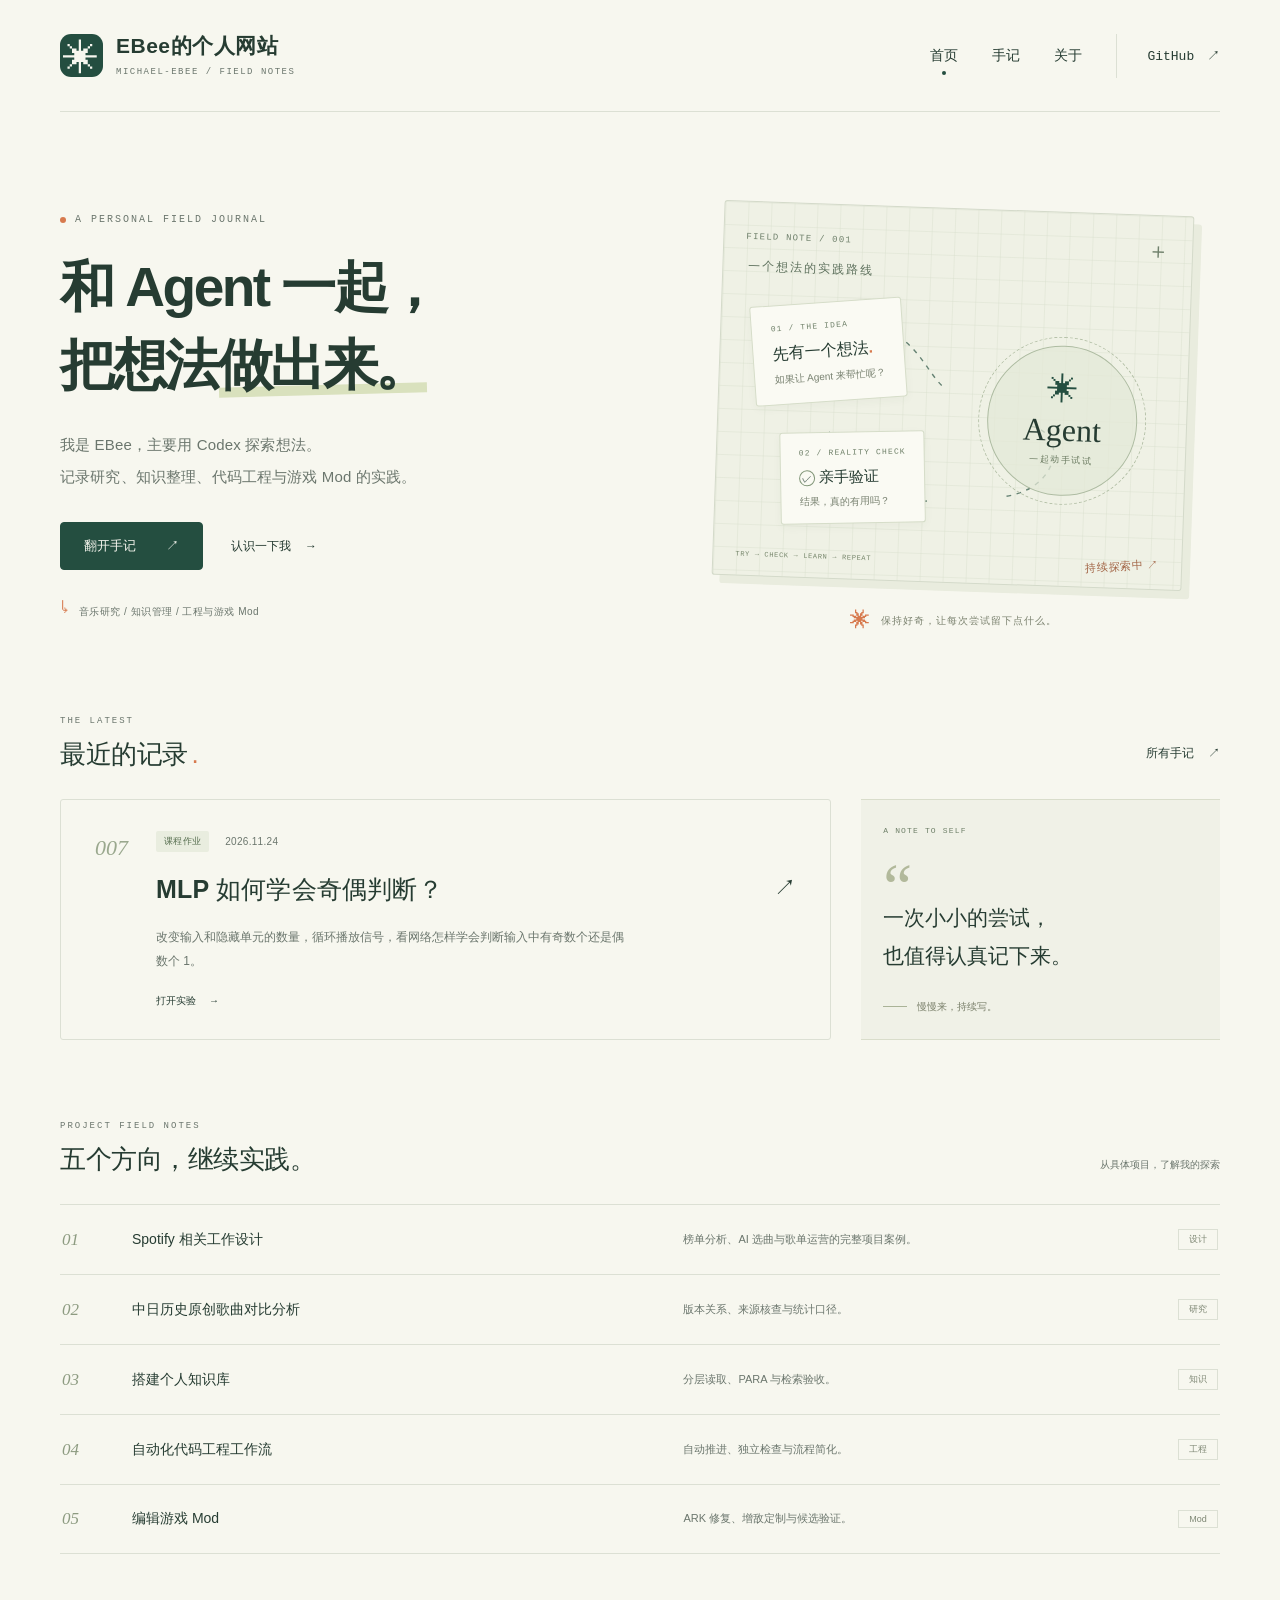
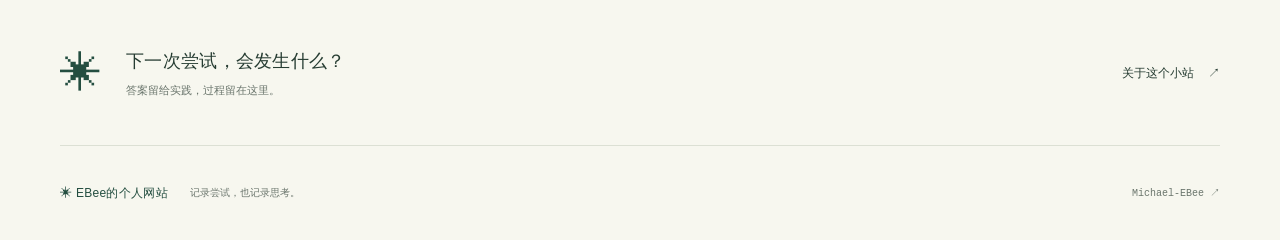
<file: index.html>
<!doctype html>
<html lang="zh-CN">
<head>
  <meta charset="utf-8">
  <meta name="viewport" content="width=device-width, initial-scale=1">
  <meta name="description" content="Michael-EBee 的 Agent 实践手记，记录 AI Agent 使用经历、协作方式与问题复盘。">
  <meta name="theme-color" content="#244e40">
  <title>首页 · EBee的个人网站</title>
  <link rel="icon" type="image/svg+xml" href="assets/favicon.svg">
  <link rel="stylesheet" href="assets/styles.css">
  <script src="assets/main.js" defer></script>
</head>
<body>
  <a class="skip-link" href="#main">跳转到正文</a>
  <header class="site-header wrap">
    <a class="brand" href="index.html" aria-label="EBee的个人网站首页"><span class="brand-mark" aria-hidden="true">✳</span><span>EBee的个人网站<span class="brand-sub">MICHAEL-EBEE / FIELD NOTES</span></span></a>
    <button class="menu-toggle" type="button" aria-expanded="false" aria-controls="navigation" hidden>菜单 <span aria-hidden="true">＋</span></button>
    <nav id="navigation" aria-label="主导航"><a href="index.html" aria-current="page">首页</a><a href="notes.html">手记</a><a href="about.html">关于</a><a class="github-link" href="https://github.com/Michael-EBee" target="_blank" rel="noopener noreferrer">GitHub <span aria-hidden="true">↗</span><span class="sr-only">（新窗口打开）</span></a></nav>
  </header>
  <main id="main">
  <section class="hero wrap" aria-labelledby="hero-heading">
    <div class="hero-copy"><p class="eyebrow"><span class="status-dot"></span>A PERSONAL FIELD JOURNAL</p><h1 id="hero-heading">和 Agent 一起，<br>把想法<span class="underline">做出来。</span></h1><p class="hero-description">我是 EBee，主要用 Codex 探索想法。<br class="desktop-break">记录研究、知识整理、代码工程与游戏 Mod 的实践。</p><div class="hero-actions"><a class="button" href="notes.html">翻开手记 <span aria-hidden="true">↗</span></a><a class="text-link" href="about.html">认识一下我 <span aria-hidden="true">→</span></a></div><p class="hero-footnote"><span aria-hidden="true">↳</span> 音乐研究 / 知识管理 / 工程与游戏 Mod</p></div>
    <div class="hero-art"><div class="field-sheet" role="img" aria-label="实践循环：从一个想法出发，与 Agent 协作，亲手验证，再记录下来。">
  <div class="sheet-top"><span>FIELD NOTE / 001</span><span class="sheet-cross">＋</span></div>
  <div class="sheet-caption">一个想法的实践路线</div>
  <svg class="flow-lines" viewBox="0 0 480 400" aria-hidden="true"><defs><marker id="arrow" markerWidth="8" markerHeight="8" refX="6" refY="3" orient="auto"><path d="M0 0 L6 3 L0 6" fill="none" stroke="#668374" stroke-width="1.3"/></marker></defs><path d="M147 131 C194 130 208 173 229 191 M325 230 C365 237 357 295 301 306 M216 314 C159 322 106 291 109 245" fill="none" stroke="#668374" stroke-width="1.5" stroke-dasharray="5 6" marker-end="url(#arrow)"/></svg>
  <div class="flow-note idea"><span class="tiny-label">01 / THE IDEA</span><strong>先有一个想法<span class="note-dot">.</span></strong><span class="note-small">如果让 Agent 来帮忙呢？</span></div>
  <div class="agent-orbit"><span class="orbit-spark" aria-hidden="true">✳</span><strong>Agent</strong><span>一起动手试试</span></div>
  <div class="flow-note verify"><span class="tiny-label">02 / REALITY CHECK</span><strong><span class="check-icon" aria-hidden="true">✓</span> 亲手验证</strong><span class="note-small">结果，真的有用吗？</span></div>
  <div class="sheet-bottom"><span>TRY → CHECK → LEARN → REPEAT</span><span class="pencil-mark">持续探索中 ↗</span></div>
</div><div class="art-caption"><span aria-hidden="true">✷</span> 保持好奇，让每次尝试留下点什么。</div></div>
  </section>
  <section class="latest-section wrap" aria-labelledby="latest-heading"><div class="section-heading"><div><p class="eyebrow">THE LATEST</p><h2 id="latest-heading">最近的记录<span class="orange-dot">.</span></h2></div><a class="text-link" href="notes.html">所有手记 <span aria-hidden="true">↗</span></a></div>
    <div class="latest-layout"><a class="featured-note" href="posts/mlp-parameters.html"><span class="note-index">007</span><div><div class="note-meta"><span class="tag">课程作业</span><time datetime="2026-11-24">2026.11.24</time></div><h3>MLP 如何学会奇偶判断？<span class="article-arrow" aria-hidden="true">↗</span></h3><p>改变输入和隐藏单元的数量，循环播放信号，看网络怎样学会判断输入中有奇数个还是偶数个 1。</p><span class="read-link">打开实验 <span aria-hidden="true">→</span></span></div></a><aside class="margin-note"><span class="tiny-label">A NOTE TO SELF</span><span class="quote-mark" aria-hidden="true">“</span><p>一次小小的尝试，<br>也值得认真记下来。</p><div class="margin-note-bottom"><span class="hand-line"></span>慢慢来，持续写。</div></aside></div>
  </section>
  <section class="topics-section wrap" aria-labelledby="topics-heading"><div class="section-heading"><div><p class="eyebrow">PROJECT FIELD NOTES</p><h2 id="topics-heading">五个方向，继续实践。</h2></div><span class="section-hint">从具体项目，了解我的探索</span></div><div class="topic-list"><a class="topic-row" href="posts/spotify-design.html"><span class="topic-number">01</span><h3>Spotify 相关工作设计</h3><p>榜单分析、AI 选曲与歌单运营的完整项目案例。</p><span class="draft-label">设计</span></a><a class="topic-row" href="posts/song-research.html"><span class="topic-number">02</span><h3>中日历史原创歌曲对比分析</h3><p>版本关系、来源核查与统计口径。</p><span class="draft-label">研究</span></a><a class="topic-row" href="posts/knowledge-base.html"><span class="topic-number">03</span><h3>搭建个人知识库</h3><p>分层读取、PARA 与检索验收。</p><span class="draft-label">知识</span></a><a class="topic-row" href="posts/engineering-workflow.html"><span class="topic-number">04</span><h3>自动化代码工程工作流</h3><p>自动推进、独立检查与流程简化。</p><span class="draft-label">工程</span></a><a class="topic-row" href="posts/game-mod.html"><span class="topic-number">05</span><h3>编辑游戏 Mod</h3><p>ARK 修复、增敌定制与候选验证。</p><span class="draft-label">Mod</span></a></div></section>
  <section class="closing wrap"><span class="closing-star" aria-hidden="true">✳</span><div><h2>下一次尝试，会发生什么？</h2><p>答案留给实践，过程留在这里。</p></div><a class="text-link" href="about.html">关于这个小站 <span aria-hidden="true">↗</span></a></section>
</main>
  <footer class="site-footer wrap"><a class="footer-brand" href="index.html">✳ EBee的个人网站</a><p>记录尝试，也记录思考。</p><a href="https://github.com/Michael-EBee" target="_blank" rel="noopener noreferrer">Michael-EBee <span aria-hidden="true">↗</span><span class="sr-only">（新窗口打开）</span></a></footer>
</body>
</html>
</file>
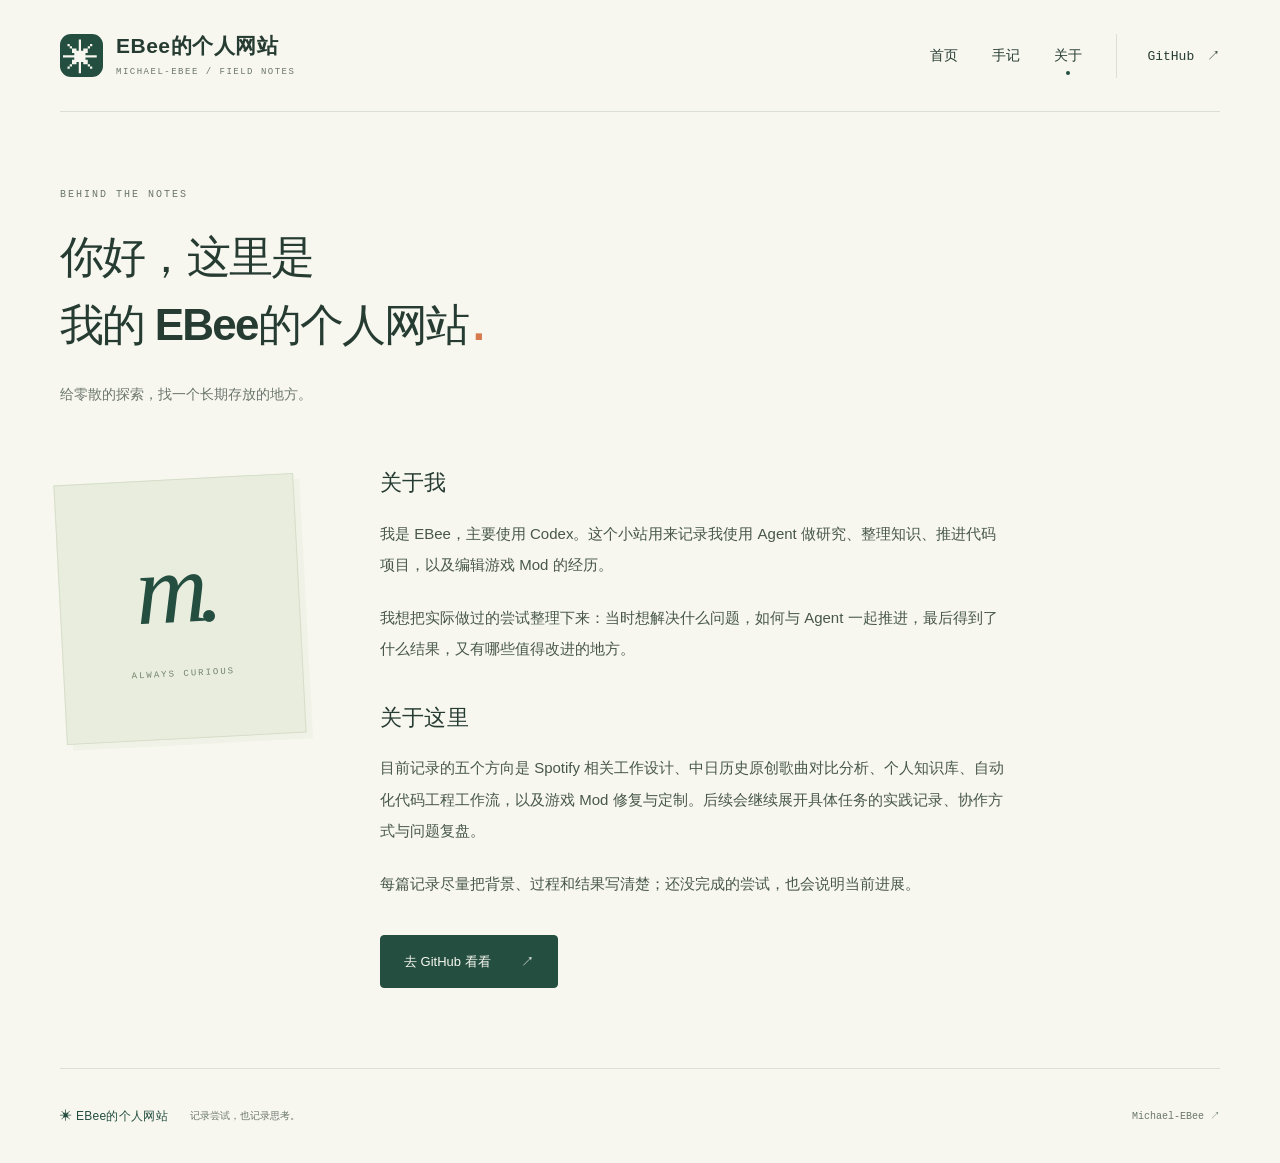
<file: about.html>
<!doctype html>
<html lang="zh-CN">
<head>
  <meta charset="utf-8">
  <meta name="viewport" content="width=device-width, initial-scale=1">
  <meta name="description" content="关于 Michael-EBee 和这个记录 Agent 使用经历的个人小站。">
  <meta name="theme-color" content="#244e40">
  <title>关于我 · EBee的个人网站</title>
  <link rel="icon" type="image/svg+xml" href="assets/favicon.svg">
  <link rel="stylesheet" href="assets/styles.css">
  <script src="assets/main.js" defer></script>
</head>
<body>
  <a class="skip-link" href="#main">跳转到正文</a>
  <header class="site-header wrap">
    <a class="brand" href="index.html" aria-label="EBee的个人网站首页"><span class="brand-mark" aria-hidden="true">✳</span><span>EBee的个人网站<span class="brand-sub">MICHAEL-EBEE / FIELD NOTES</span></span></a>
    <button class="menu-toggle" type="button" aria-expanded="false" aria-controls="navigation" hidden>菜单 <span aria-hidden="true">＋</span></button>
    <nav id="navigation" aria-label="主导航"><a href="index.html">首页</a><a href="notes.html">手记</a><a href="about.html" aria-current="page">关于</a><a class="github-link" href="https://github.com/Michael-EBee" target="_blank" rel="noopener noreferrer">GitHub <span aria-hidden="true">↗</span><span class="sr-only">（新窗口打开）</span></a></nav>
  </header>
  <main id="main" class="wrap inner-main"><div class="page-intro"><p class="eyebrow">BEHIND THE NOTES</p><h1>你好，这里是<br>我的 EBee的个人网站<span class="orange-dot">.</span></h1><p>给零散的探索，找一个长期存放的地方。</p></div><div class="about-layout"><div class="about-avatar" aria-hidden="true"><span>m.</span><small>ALWAYS CURIOUS</small></div><div class="prose"><h2>关于我</h2><p>我是 EBee，主要使用 Codex。这个小站用来记录我使用 Agent 做研究、整理知识、推进代码项目，以及编辑游戏 Mod 的经历。</p><p>我想把实际做过的尝试整理下来：当时想解决什么问题，如何与 Agent 一起推进，最后得到了什么结果，又有哪些值得改进的地方。</p><h2>关于这里</h2><p>目前记录的五个方向是 Spotify 相关工作设计、中日历史原创歌曲对比分析、个人知识库、自动化代码工程工作流，以及游戏 Mod 修复与定制。后续会继续展开具体任务的实践记录、协作方式与问题复盘。</p><p>每篇记录尽量把背景、过程和结果写清楚；还没完成的尝试，也会说明当前进展。</p><a class="button" href="https://github.com/Michael-EBee" target="_blank" rel="noopener noreferrer">去 GitHub 看看 <span aria-hidden="true">↗</span><span class="sr-only">（新窗口打开）</span></a></div></div></main>
  <footer class="site-footer wrap"><a class="footer-brand" href="index.html">✳ EBee的个人网站</a><p>记录尝试，也记录思考。</p><a href="https://github.com/Michael-EBee" target="_blank" rel="noopener noreferrer">Michael-EBee <span aria-hidden="true">↗</span><span class="sr-only">（新窗口打开）</span></a></footer>
</body>
</html>
</file>
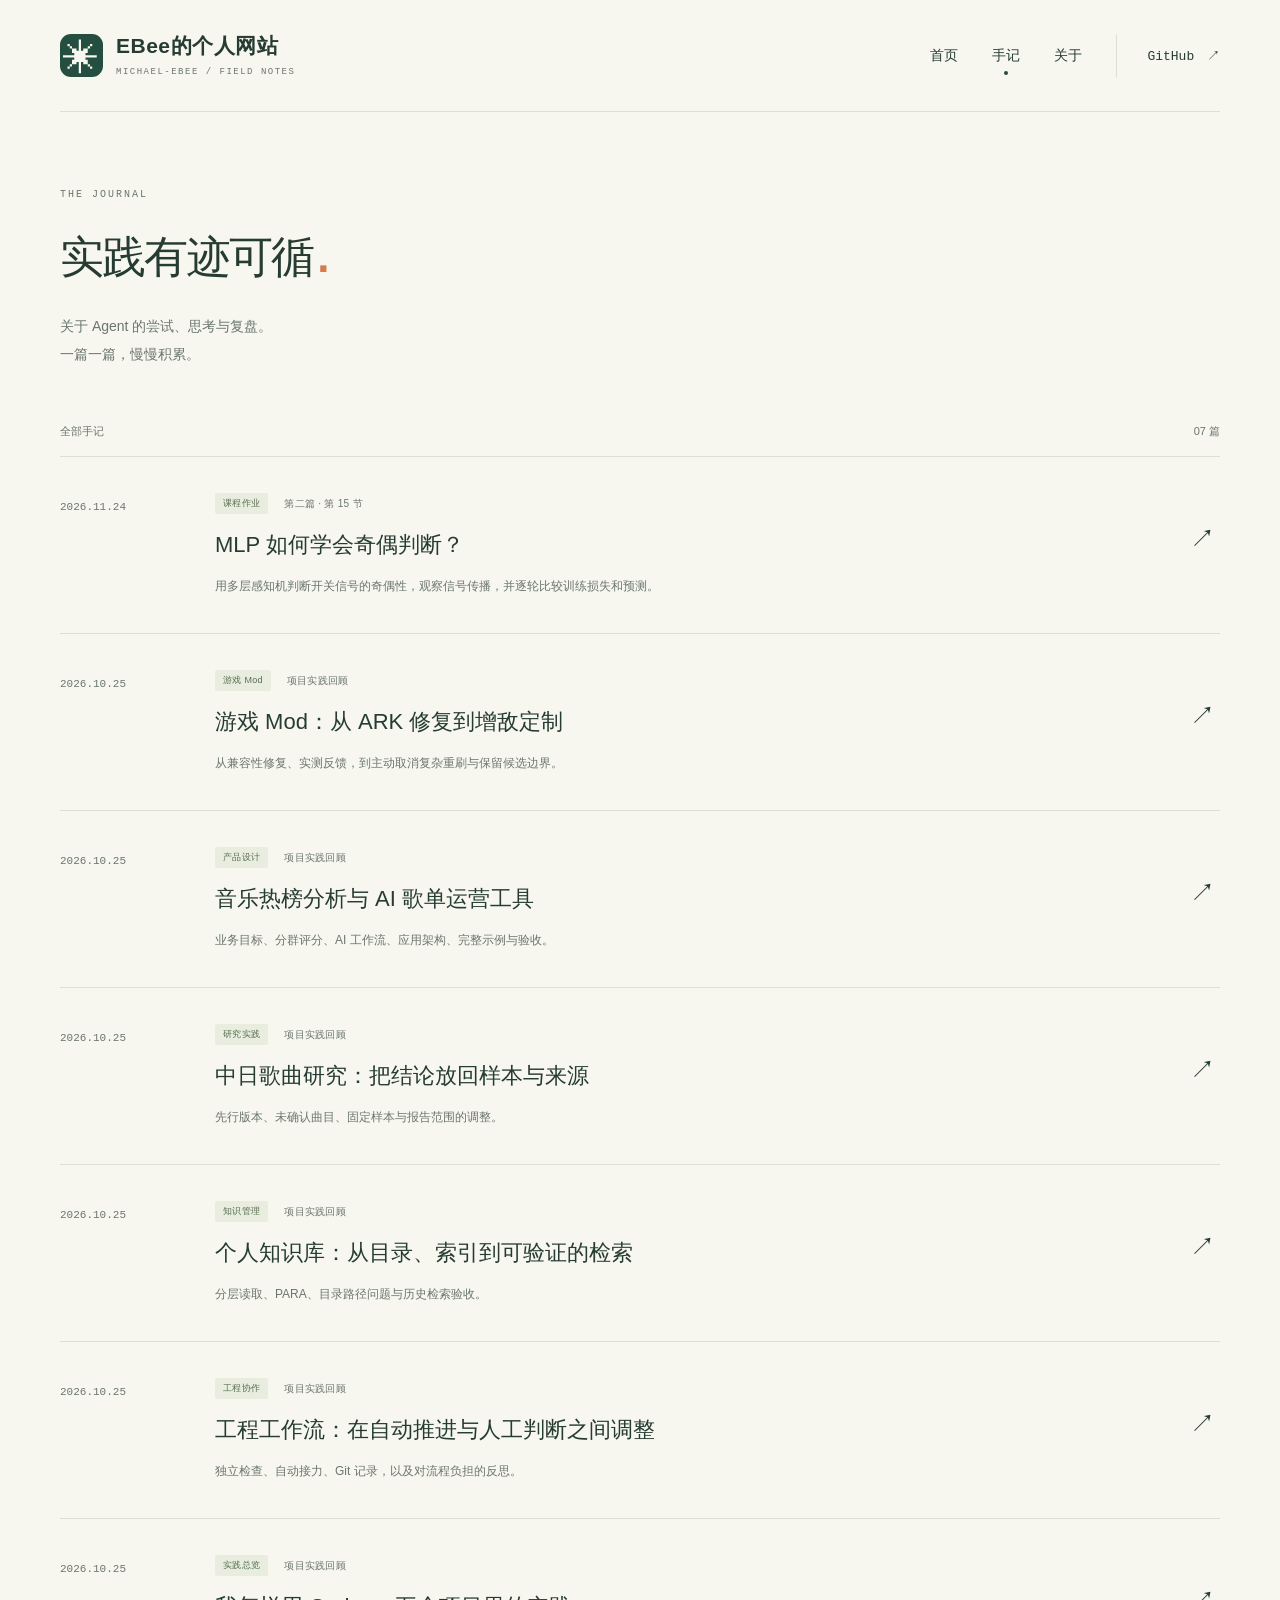
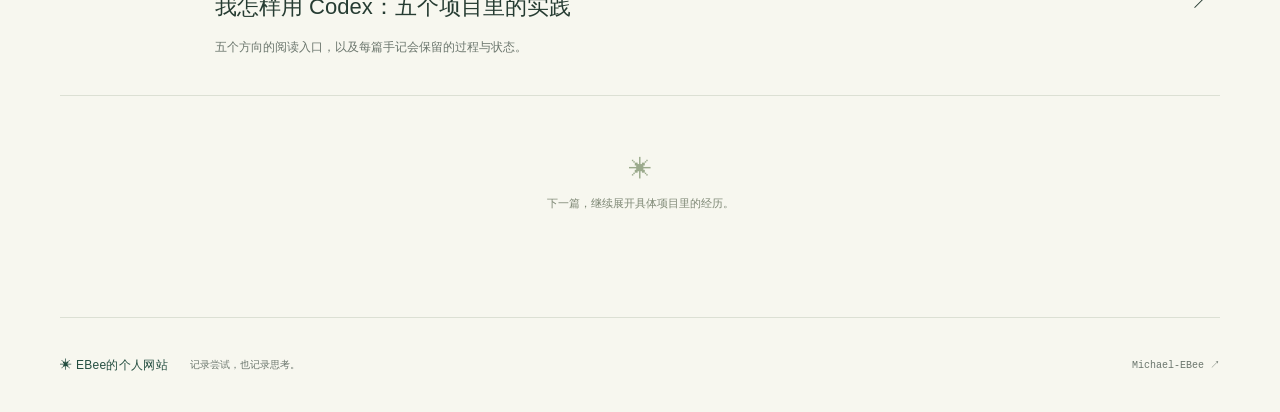
<file: notes.html>
<!doctype html>
<html lang="zh-CN">
<head>
  <meta charset="utf-8">
  <meta name="viewport" content="width=device-width, initial-scale=1">
  <meta name="description" content="Agent 使用经历、实践记录与复盘文章归档。">
  <meta name="theme-color" content="#244e40">
  <title>所有手记 · EBee的个人网站</title>
  <link rel="icon" type="image/svg+xml" href="assets/favicon.svg">
  <link rel="stylesheet" href="assets/styles.css">
  <script src="assets/main.js" defer></script>
</head>
<body>
  <a class="skip-link" href="#main">跳转到正文</a>
  <header class="site-header wrap">
    <a class="brand" href="index.html" aria-label="EBee的个人网站首页"><span class="brand-mark" aria-hidden="true">✳</span><span>EBee的个人网站<span class="brand-sub">MICHAEL-EBEE / FIELD NOTES</span></span></a>
    <button class="menu-toggle" type="button" aria-expanded="false" aria-controls="navigation" hidden>菜单 <span aria-hidden="true">＋</span></button>
    <nav id="navigation" aria-label="主导航"><a href="index.html">首页</a><a href="notes.html" aria-current="page">手记</a><a href="about.html">关于</a><a class="github-link" href="https://github.com/Michael-EBee" target="_blank" rel="noopener noreferrer">GitHub <span aria-hidden="true">↗</span><span class="sr-only">（新窗口打开）</span></a></nav>
  </header>
  <main id="main" class="wrap inner-main"><div class="page-intro"><p class="eyebrow">THE JOURNAL</p><h1>实践有迹可循<span class="orange-dot">.</span></h1><p>关于 Agent 的尝试、思考与复盘。<br>一篇一篇，慢慢积累。</p></div><div class="archive-heading"><span>全部手记</span><span>07 篇</span></div><a class="archive-entry" href="posts/mlp-parameters.html"><time datetime="2026-11-24">2026.11.24</time><div><div class="note-meta"><span class="tag">课程作业</span><span>第二篇 · 第 15 节</span></div><h2>MLP 如何学会奇偶判断？</h2><p>用多层感知机判断开关信号的奇偶性，观察信号传播，并逐轮比较训练损失和预测。</p></div><span class="archive-arrow" aria-hidden="true">↗</span></a><a class="archive-entry" href="posts/game-mod.html"><time datetime="2026-10-25">2026.10.25</time><div><div class="note-meta"><span class="tag">游戏 Mod</span><span>项目实践回顾</span></div><h2>游戏 Mod：从 ARK 修复到增敌定制</h2><p>从兼容性修复、实测反馈，到主动取消复杂重刷与保留候选边界。</p></div><span class="archive-arrow" aria-hidden="true">↗</span></a><a class="archive-entry" href="posts/spotify-design.html"><time datetime="2026-10-25">2026.10.25</time><div><div class="note-meta"><span class="tag">产品设计</span><span>项目实践回顾</span></div><h2>音乐热榜分析与 AI 歌单运营工具</h2><p>业务目标、分群评分、AI 工作流、应用架构、完整示例与验收。</p></div><span class="archive-arrow" aria-hidden="true">↗</span></a><a class="archive-entry" href="posts/song-research.html"><time datetime="2026-10-25">2026.10.25</time><div><div class="note-meta"><span class="tag">研究实践</span><span>项目实践回顾</span></div><h2>中日歌曲研究：把结论放回样本与来源</h2><p>先行版本、未确认曲目、固定样本与报告范围的调整。</p></div><span class="archive-arrow" aria-hidden="true">↗</span></a><a class="archive-entry" href="posts/knowledge-base.html"><time datetime="2026-10-25">2026.10.25</time><div><div class="note-meta"><span class="tag">知识管理</span><span>项目实践回顾</span></div><h2>个人知识库：从目录、索引到可验证的检索</h2><p>分层读取、PARA、目录路径问题与历史检索验收。</p></div><span class="archive-arrow" aria-hidden="true">↗</span></a><a class="archive-entry" href="posts/engineering-workflow.html"><time datetime="2026-10-25">2026.10.25</time><div><div class="note-meta"><span class="tag">工程协作</span><span>项目实践回顾</span></div><h2>工程工作流：在自动推进与人工判断之间调整</h2><p>独立检查、自动接力、Git 记录，以及对流程负担的反思。</p></div><span class="archive-arrow" aria-hidden="true">↗</span></a><a class="archive-entry" href="posts/starting.html"><time datetime="2026-10-25">2026.10.25</time><div><div class="note-meta"><span class="tag">实践总览</span><span>项目实践回顾</span></div><h2>我怎样用 Codex：五个项目里的实践</h2><p>五个方向的阅读入口，以及每篇手记会保留的过程与状态。</p></div><span class="archive-arrow" aria-hidden="true">↗</span></a><div class="archive-end"><span aria-hidden="true">✳</span><p>下一篇，继续展开具体项目里的经历。</p></div></main>
  <footer class="site-footer wrap"><a class="footer-brand" href="index.html">✳ EBee的个人网站</a><p>记录尝试，也记录思考。</p><a href="https://github.com/Michael-EBee" target="_blank" rel="noopener noreferrer">Michael-EBee <span aria-hidden="true">↗</span><span class="sr-only">（新窗口打开）</span></a></footer>
</body>
</html>
</file>
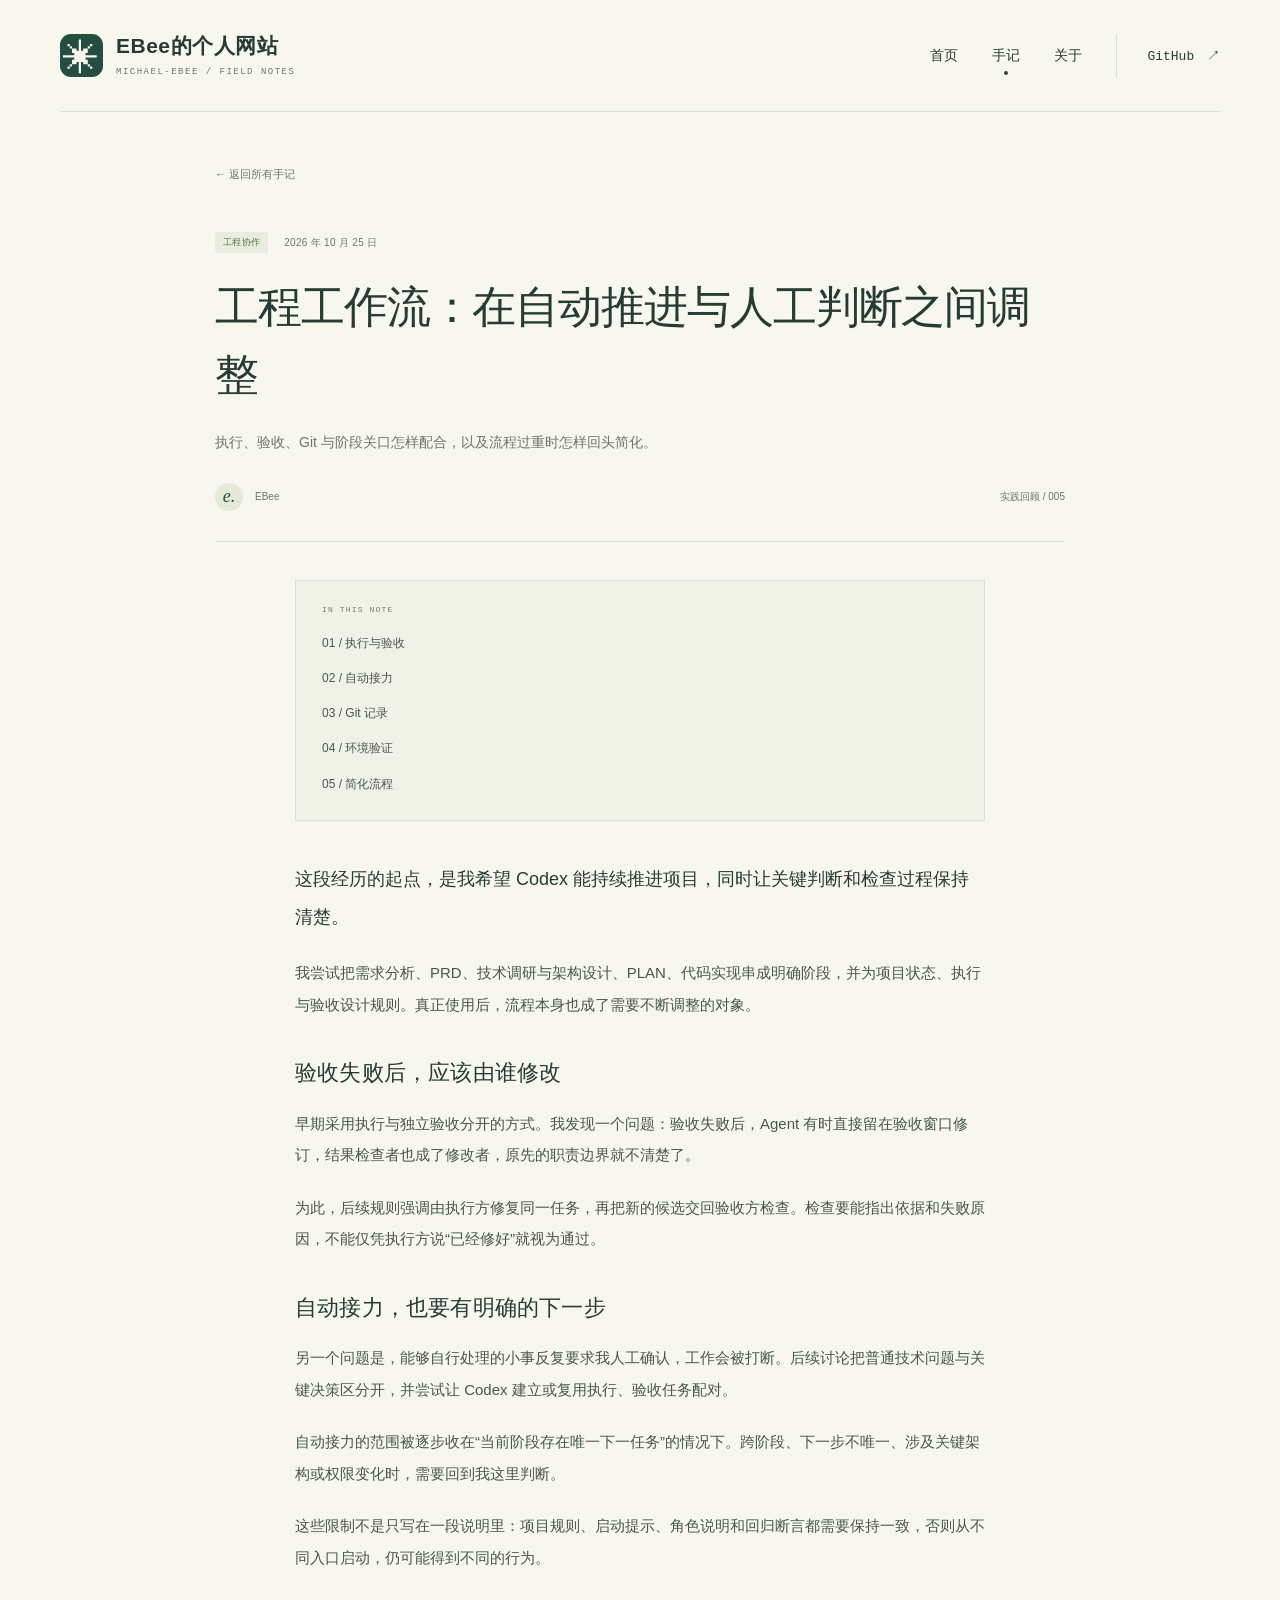
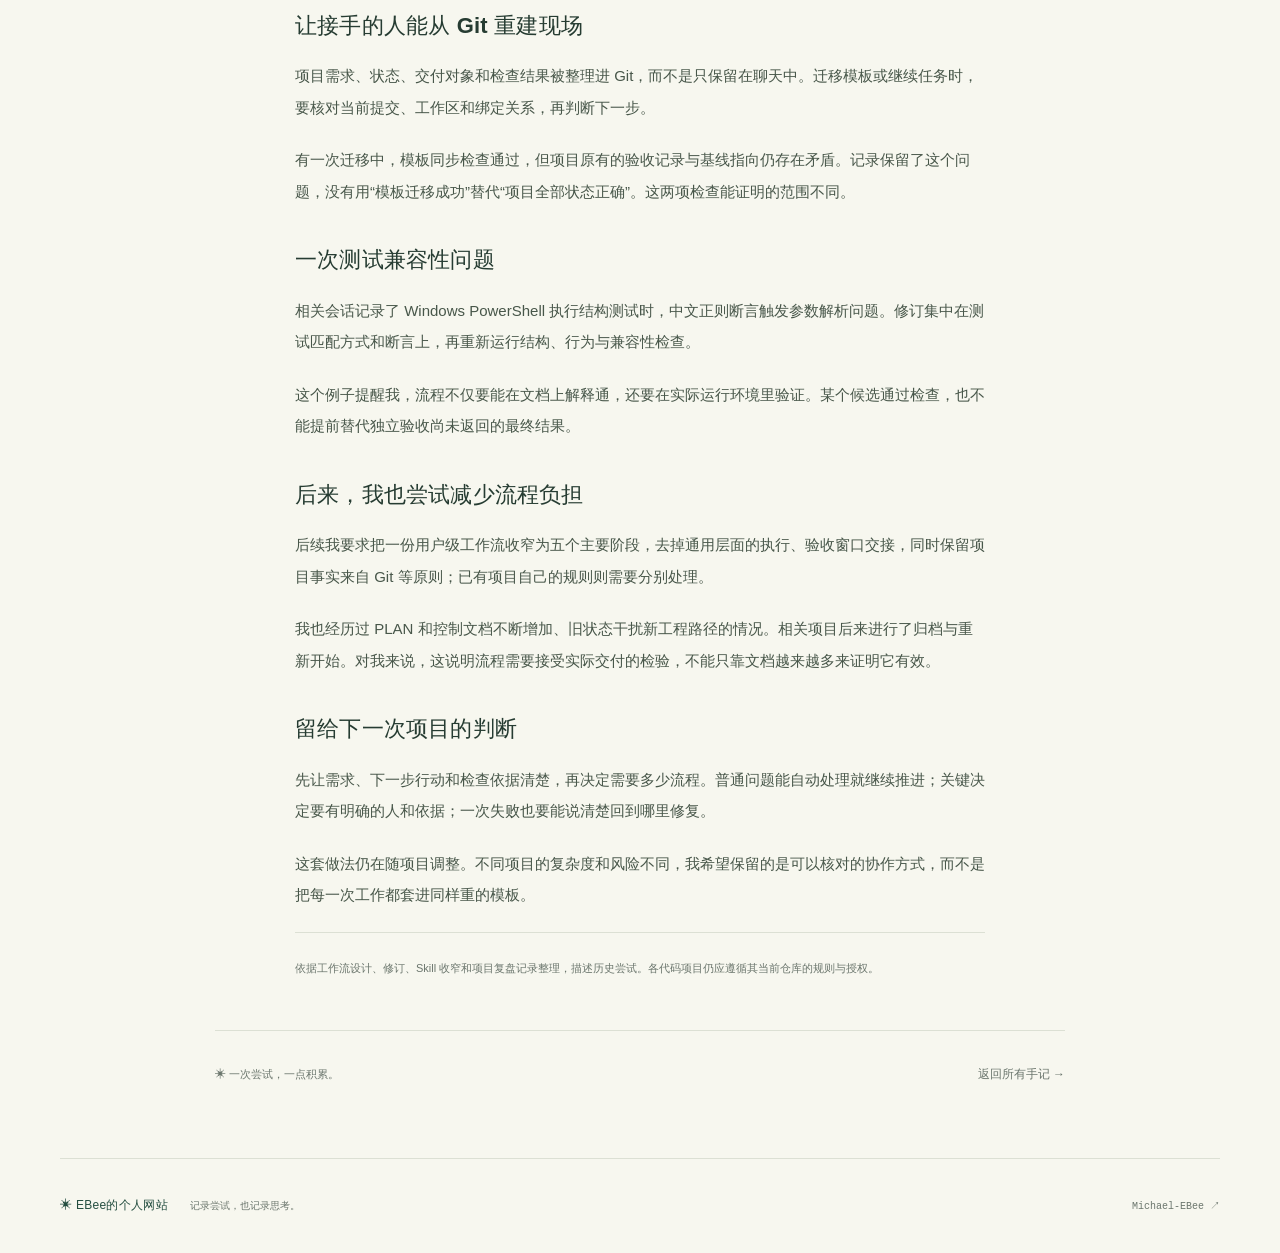
<file: posts/engineering-workflow.html>
<!doctype html>
<html lang="zh-CN">
<head>
  <meta charset="utf-8">
  <meta name="viewport" content="width=device-width, initial-scale=1">
  <meta name="description" content="执行、验收、Git 与阶段关口怎样配合，以及流程过重时怎样回头简化。">
  <meta name="theme-color" content="#244e40">
  <title>工程工作流：在自动推进与人工判断之间调整 · EBee的个人网站</title>
  <link rel="icon" type="image/svg+xml" href="../assets/favicon.svg">
  <link rel="stylesheet" href="../assets/styles.css">
  <script src="../assets/main.js" defer></script>
</head>
<body>
  <a class="skip-link" href="#main">跳转到正文</a>
  <header class="site-header wrap">
    <a class="brand" href="../index.html" aria-label="EBee的个人网站首页"><span class="brand-mark" aria-hidden="true">✳</span><span>EBee的个人网站<span class="brand-sub">MICHAEL-EBEE / FIELD NOTES</span></span></a>
    <button class="menu-toggle" type="button" aria-expanded="false" aria-controls="navigation" hidden>菜单 <span aria-hidden="true">＋</span></button>
    <nav id="navigation" aria-label="主导航"><a href="../index.html">首页</a><a href="../notes.html" aria-current="page">手记</a><a href="../about.html">关于</a><a class="github-link" href="https://github.com/Michael-EBee" target="_blank" rel="noopener noreferrer">GitHub <span aria-hidden="true">↗</span><span class="sr-only">（新窗口打开）</span></a></nav>
  </header>
  <main id="main" class="article-main wrap"><a class="back-link" href="../notes.html">← 返回所有手记</a>
<header class="article-header"><div class="note-meta"><span class="tag">工程协作</span><time datetime="2026-10-25">2026 年 10 月 25 日</time></div><h1>工程工作流：在自动推进与人工判断之间调整</h1><p>执行、验收、Git 与阶段关口怎样配合，以及流程过重时怎样回头简化。</p><div class="author-line"><span class="author-avatar" aria-hidden="true">e.</span><span>EBee</span><span>实践回顾 / 005</span></div></header>
<article class="prose article-body"><nav class="article-toc" aria-label="文章目录"><span class="tiny-label">IN THIS NOTE</span><a href="#roles">01 / 执行与验收</a><a href="#automation">02 / 自动接力</a><a href="#git">03 / Git 记录</a><a href="#tests">04 / 环境验证</a><a href="#simplify">05 / 简化流程</a></nav><p class="article-lead">这段经历的起点，是我希望 Codex 能持续推进项目，同时让关键判断和检查过程保持清楚。</p><p>我尝试把需求分析、PRD、技术调研与架构设计、PLAN、代码实现串成明确阶段，并为项目状态、执行与验收设计规则。真正使用后，流程本身也成了需要不断调整的对象。</p>
<h2 id="roles">验收失败后，应该由谁修改</h2><p>早期采用执行与独立验收分开的方式。我发现一个问题：验收失败后，Agent 有时直接留在验收窗口修订，结果检查者也成了修改者，原先的职责边界就不清楚了。</p><p>为此，后续规则强调由执行方修复同一任务，再把新的候选交回验收方检查。检查要能指出依据和失败原因，不能仅凭执行方说“已经修好”就视为通过。</p>
<h2 id="automation">自动接力，也要有明确的下一步</h2><p>另一个问题是，能够自行处理的小事反复要求我人工确认，工作会被打断。后续讨论把普通技术问题与关键决策区分开，并尝试让 Codex 建立或复用执行、验收任务配对。</p><p>自动接力的范围被逐步收在“当前阶段存在唯一下一任务”的情况下。跨阶段、下一步不唯一、涉及关键架构或权限变化时，需要回到我这里判断。</p><p>这些限制不是只写在一段说明里：项目规则、启动提示、角色说明和回归断言都需要保持一致，否则从不同入口启动，仍可能得到不同的行为。</p>
<h2 id="git">让接手的人能从 Git 重建现场</h2><p>项目需求、状态、交付对象和检查结果被整理进 Git，而不是只保留在聊天中。迁移模板或继续任务时，要核对当前提交、工作区和绑定关系，再判断下一步。</p><p>有一次迁移中，模板同步检查通过，但项目原有的验收记录与基线指向仍存在矛盾。记录保留了这个问题，没有用“模板迁移成功”替代“项目全部状态正确”。这两项检查能证明的范围不同。</p>
<h2 id="tests">一次测试兼容性问题</h2><p>相关会话记录了 Windows PowerShell 执行结构测试时，中文正则断言触发参数解析问题。修订集中在测试匹配方式和断言上，再重新运行结构、行为与兼容性检查。</p><p>这个例子提醒我，流程不仅要能在文档上解释通，还要在实际运行环境里验证。某个候选通过检查，也不能提前替代独立验收尚未返回的最终结果。</p>
<h2 id="simplify">后来，我也尝试减少流程负担</h2><p>后续我要求把一份用户级工作流收窄为五个主要阶段，去掉通用层面的执行、验收窗口交接，同时保留项目事实来自 Git 等原则；已有项目自己的规则则需要分别处理。</p><p>我也经历过 PLAN 和控制文档不断增加、旧状态干扰新工程路径的情况。相关项目后来进行了归档与重新开始。对我来说，这说明流程需要接受实际交付的检验，不能只靠文档越来越多来证明它有效。</p>
<h2 id="takeaway">留给下一次项目的判断</h2><p>先让需求、下一步行动和检查依据清楚，再决定需要多少流程。普通问题能自动处理就继续推进；关键决定要有明确的人和依据；一次失败也要能说清楚回到哪里修复。</p><p>这套做法仍在随项目调整。不同项目的复杂度和风险不同，我希望保留的是可以核对的协作方式，而不是把每一次工作都套进同样重的模板。</p><p class="editorial-note">依据工作流设计、修订、Skill 收窄和项目复盘记录整理，描述历史尝试。各代码项目仍应遵循其当前仓库的规则与授权。</p></article>
<div class="article-bottom"><span>✳ 一次尝试，一点积累。</span><a class="text-link" href="../notes.html">返回所有手记 →</a></div></main>
  <footer class="site-footer wrap"><a class="footer-brand" href="../index.html">✳ EBee的个人网站</a><p>记录尝试，也记录思考。</p><a href="https://github.com/Michael-EBee" target="_blank" rel="noopener noreferrer">Michael-EBee <span aria-hidden="true">↗</span><span class="sr-only">（新窗口打开）</span></a></footer>
</body>
</html>
</file>
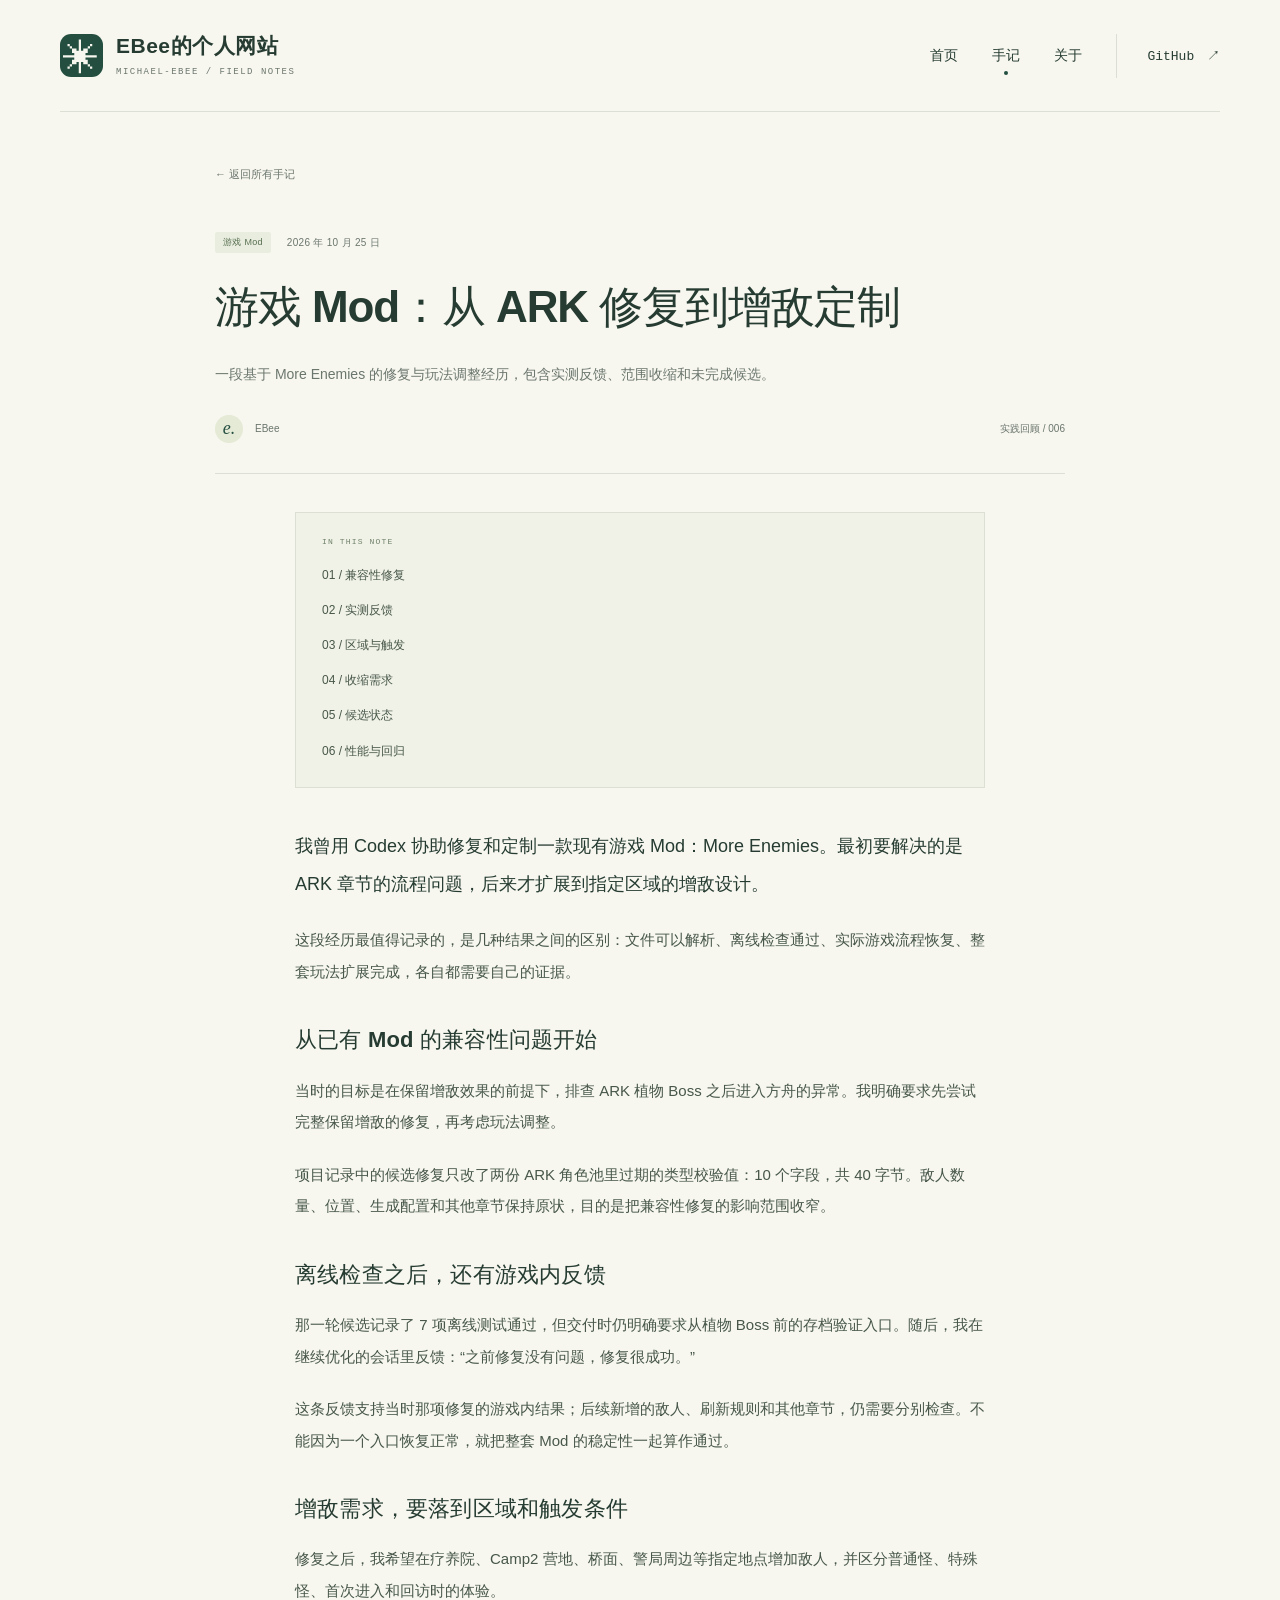
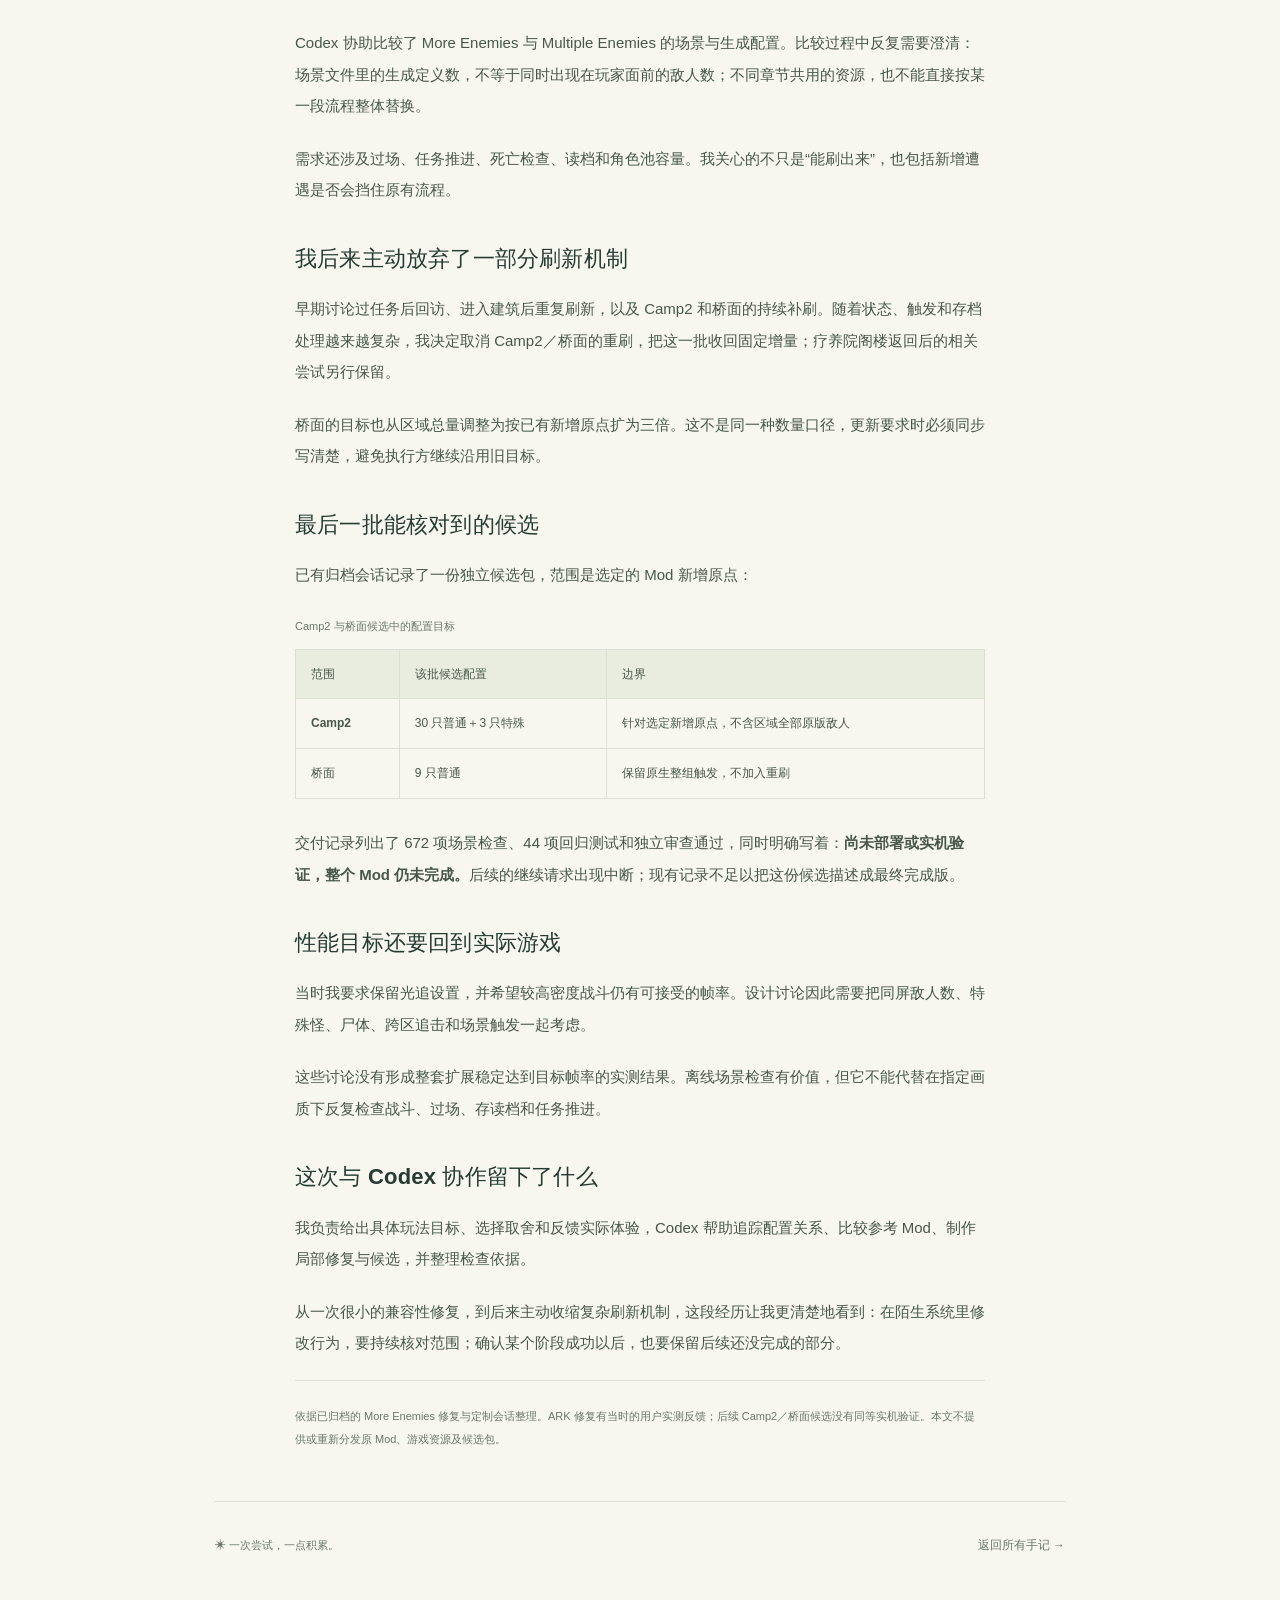
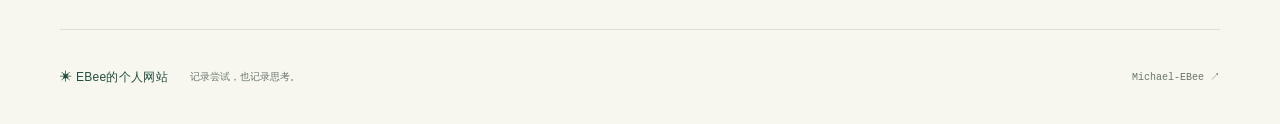
<file: posts/game-mod.html>
<!doctype html>
<html lang="zh-CN">
<head>
  <meta charset="utf-8">
  <meta name="viewport" content="width=device-width, initial-scale=1">
  <meta name="description" content="一段基于 More Enemies 的修复与玩法调整经历，包含实测反馈、范围收缩和未完成候选。">
  <meta name="theme-color" content="#244e40">
  <title>游戏 Mod：从 ARK 修复到增敌定制 · EBee的个人网站</title>
  <link rel="icon" type="image/svg+xml" href="../assets/favicon.svg">
  <link rel="stylesheet" href="../assets/styles.css">
  <script src="../assets/main.js" defer></script>
</head>
<body>
  <a class="skip-link" href="#main">跳转到正文</a>
  <header class="site-header wrap">
    <a class="brand" href="../index.html" aria-label="EBee的个人网站首页"><span class="brand-mark" aria-hidden="true">✳</span><span>EBee的个人网站<span class="brand-sub">MICHAEL-EBEE / FIELD NOTES</span></span></a>
    <button class="menu-toggle" type="button" aria-expanded="false" aria-controls="navigation" hidden>菜单 <span aria-hidden="true">＋</span></button>
    <nav id="navigation" aria-label="主导航"><a href="../index.html">首页</a><a href="../notes.html" aria-current="page">手记</a><a href="../about.html">关于</a><a class="github-link" href="https://github.com/Michael-EBee" target="_blank" rel="noopener noreferrer">GitHub <span aria-hidden="true">↗</span><span class="sr-only">（新窗口打开）</span></a></nav>
  </header>
  <main id="main" class="article-main wrap"><a class="back-link" href="../notes.html">← 返回所有手记</a>
<header class="article-header"><div class="note-meta"><span class="tag">游戏 Mod</span><time datetime="2026-10-25">2026 年 10 月 25 日</time></div><h1>游戏 Mod：从 ARK 修复到增敌定制</h1><p>一段基于 More Enemies 的修复与玩法调整经历，包含实测反馈、范围收缩和未完成候选。</p><div class="author-line"><span class="author-avatar" aria-hidden="true">e.</span><span>EBee</span><span>实践回顾 / 006</span></div></header>
<article class="prose article-body"><nav class="article-toc" aria-label="文章目录"><span class="tiny-label">IN THIS NOTE</span><a href="#start">01 / 兼容性修复</a><a href="#verified">02 / 实测反馈</a><a href="#design">03 / 区域与触发</a><a href="#scope">04 / 收缩需求</a><a href="#candidate">05 / 候选状态</a><a href="#performance">06 / 性能与回归</a></nav><p class="article-lead">我曾用 Codex 协助修复和定制一款现有游戏 Mod：More Enemies。最初要解决的是 ARK 章节的流程问题，后来才扩展到指定区域的增敌设计。</p><p>这段经历最值得记录的，是几种结果之间的区别：文件可以解析、离线检查通过、实际游戏流程恢复、整套玩法扩展完成，各自都需要自己的证据。</p>
<h2 id="start">从已有 Mod 的兼容性问题开始</h2><p>当时的目标是在保留增敌效果的前提下，排查 ARK 植物 Boss 之后进入方舟的异常。我明确要求先尝试完整保留增敌的修复，再考虑玩法调整。</p><p>项目记录中的候选修复只改了两份 ARK 角色池里过期的类型校验值：10 个字段，共 40 字节。敌人数量、位置、生成配置和其他章节保持原状，目的是把兼容性修复的影响范围收窄。</p>
<h2 id="verified">离线检查之后，还有游戏内反馈</h2><p>那一轮候选记录了 7 项离线测试通过，但交付时仍明确要求从植物 Boss 前的存档验证入口。随后，我在继续优化的会话里反馈：“之前修复没有问题，修复很成功。”</p><p>这条反馈支持当时那项修复的游戏内结果；后续新增的敌人、刷新规则和其他章节，仍需要分别检查。不能因为一个入口恢复正常，就把整套 Mod 的稳定性一起算作通过。</p>
<h2 id="design">增敌需求，要落到区域和触发条件</h2><p>修复之后，我希望在疗养院、Camp2 营地、桥面、警局周边等指定地点增加敌人，并区分普通怪、特殊怪、首次进入和回访时的体验。</p><p>Codex 协助比较了 More Enemies 与 Multiple Enemies 的场景与生成配置。比较过程中反复需要澄清：场景文件里的生成定义数，不等于同时出现在玩家面前的敌人数；不同章节共用的资源，也不能直接按某一段流程整体替换。</p><p>需求还涉及过场、任务推进、死亡检查、读档和角色池容量。我关心的不只是“能刷出来”，也包括新增遭遇是否会挡住原有流程。</p>
<h2 id="scope">我后来主动放弃了一部分刷新机制</h2><p>早期讨论过任务后回访、进入建筑后重复刷新，以及 Camp2 和桥面的持续补刷。随着状态、触发和存档处理越来越复杂，我决定取消 Camp2／桥面的重刷，把这一批收回固定增量；疗养院阁楼返回后的相关尝试另行保留。</p><p>桥面的目标也从区域总量调整为按已有新增原点扩为三倍。这不是同一种数量口径，更新要求时必须同步写清楚，避免执行方继续沿用旧目标。</p>
<h2 id="candidate">最后一批能核对到的候选</h2><p>已有归档会话记录了一份独立候选包，范围是选定的 Mod 新增原点：</p><div class="table-scroll" tabindex="0" role="region" aria-label="Camp2 与桥面候选配置表"><table><caption>Camp2 与桥面候选中的配置目标</caption><thead><tr><th scope="col">范围</th><th scope="col">该批候选配置</th><th scope="col">边界</th></tr></thead><tbody><tr><th scope="row">Camp2</th><td>30 只普通＋3 只特殊</td><td>针对选定新增原点，不含区域全部原版敌人</td></tr><tr><th scope="row">桥面</th><td>9 只普通</td><td>保留原生整组触发，不加入重刷</td></tr></tbody></table></div>
<p>交付记录列出了 672 项场景检查、44 项回归测试和独立审查通过，同时明确写着：<strong>尚未部署或实机验证，整个 Mod 仍未完成。</strong>后续的继续请求出现中断；现有记录不足以把这份候选描述成最终完成版。</p>
<h2 id="performance">性能目标还要回到实际游戏</h2><p>当时我要求保留光追设置，并希望较高密度战斗仍有可接受的帧率。设计讨论因此需要把同屏敌人数、特殊怪、尸体、跨区追击和场景触发一起考虑。</p><p>这些讨论没有形成整套扩展稳定达到目标帧率的实测结果。离线场景检查有价值，但它不能代替在指定画质下反复检查战斗、过场、存读档和任务推进。</p>
<h2 id="lesson">这次与 Codex 协作留下了什么</h2><p>我负责给出具体玩法目标、选择取舍和反馈实际体验，Codex 帮助追踪配置关系、比较参考 Mod、制作局部修复与候选，并整理检查依据。</p><p>从一次很小的兼容性修复，到后来主动收缩复杂刷新机制，这段经历让我更清楚地看到：在陌生系统里修改行为，要持续核对范围；确认某个阶段成功以后，也要保留后续还没完成的部分。</p><p class="editorial-note">依据已归档的 More Enemies 修复与定制会话整理。ARK 修复有当时的用户实测反馈；后续 Camp2／桥面候选没有同等实机验证。本文不提供或重新分发原 Mod、游戏资源及候选包。</p></article>
<div class="article-bottom"><span>✳ 一次尝试，一点积累。</span><a class="text-link" href="../notes.html">返回所有手记 →</a></div></main>
  <footer class="site-footer wrap"><a class="footer-brand" href="../index.html">✳ EBee的个人网站</a><p>记录尝试，也记录思考。</p><a href="https://github.com/Michael-EBee" target="_blank" rel="noopener noreferrer">Michael-EBee <span aria-hidden="true">↗</span><span class="sr-only">（新窗口打开）</span></a></footer>
</body>
</html>
</file>
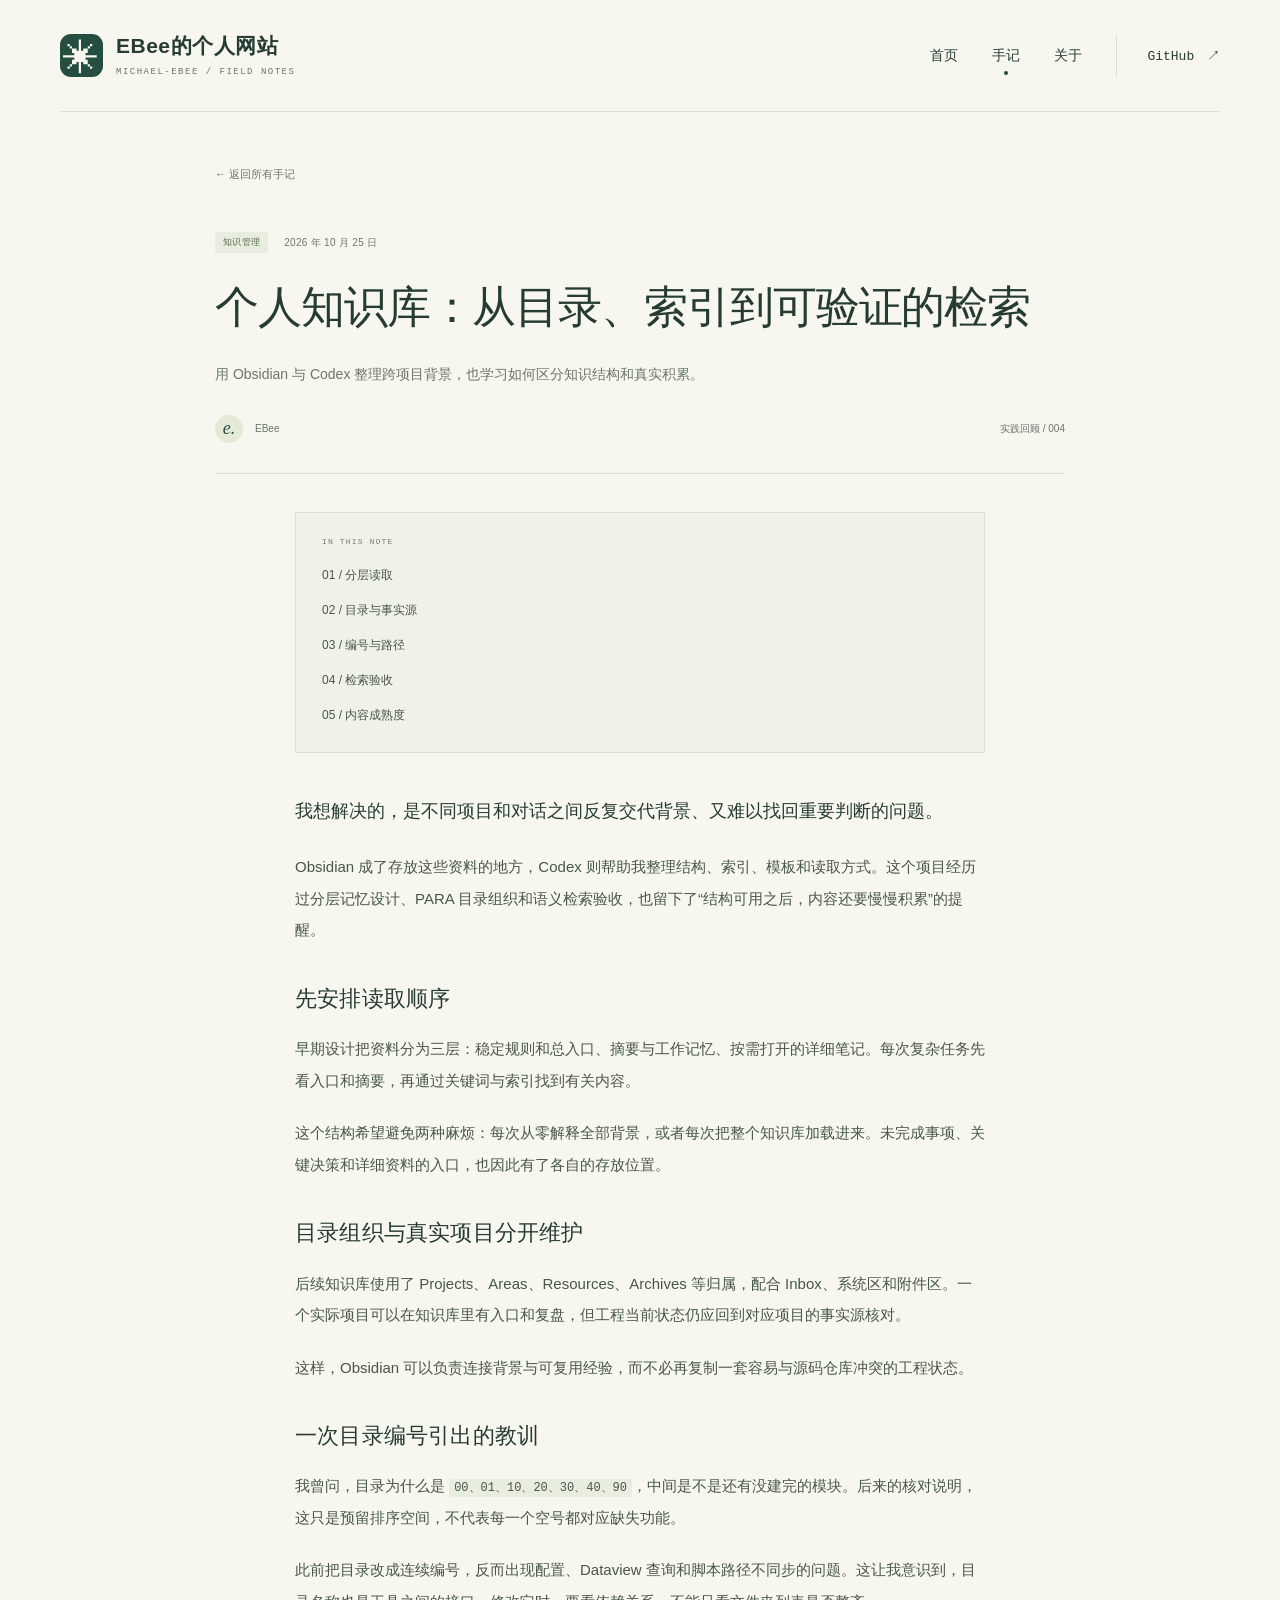
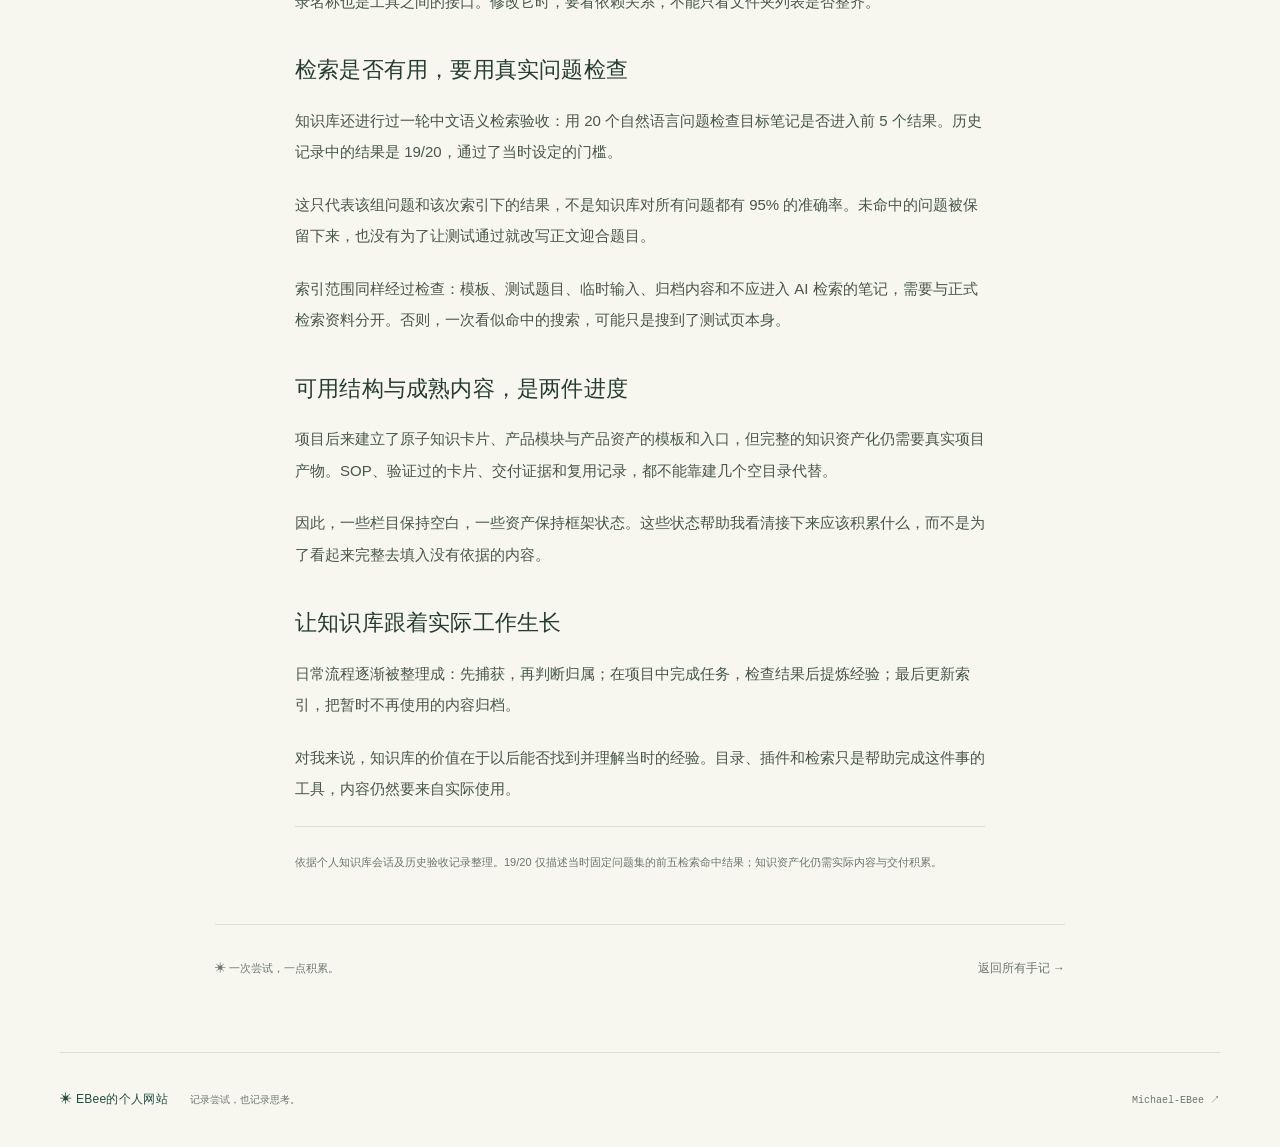
<file: posts/knowledge-base.html>
<!doctype html>
<html lang="zh-CN">
<head>
  <meta charset="utf-8">
  <meta name="viewport" content="width=device-width, initial-scale=1">
  <meta name="description" content="用 Obsidian 与 Codex 整理跨项目背景，也学习如何区分知识结构和真实积累。">
  <meta name="theme-color" content="#244e40">
  <title>个人知识库：从目录、索引到可验证的检索 · EBee的个人网站</title>
  <link rel="icon" type="image/svg+xml" href="../assets/favicon.svg">
  <link rel="stylesheet" href="../assets/styles.css">
  <script src="../assets/main.js" defer></script>
</head>
<body>
  <a class="skip-link" href="#main">跳转到正文</a>
  <header class="site-header wrap">
    <a class="brand" href="../index.html" aria-label="EBee的个人网站首页"><span class="brand-mark" aria-hidden="true">✳</span><span>EBee的个人网站<span class="brand-sub">MICHAEL-EBEE / FIELD NOTES</span></span></a>
    <button class="menu-toggle" type="button" aria-expanded="false" aria-controls="navigation" hidden>菜单 <span aria-hidden="true">＋</span></button>
    <nav id="navigation" aria-label="主导航"><a href="../index.html">首页</a><a href="../notes.html" aria-current="page">手记</a><a href="../about.html">关于</a><a class="github-link" href="https://github.com/Michael-EBee" target="_blank" rel="noopener noreferrer">GitHub <span aria-hidden="true">↗</span><span class="sr-only">（新窗口打开）</span></a></nav>
  </header>
  <main id="main" class="article-main wrap"><a class="back-link" href="../notes.html">← 返回所有手记</a>
<header class="article-header"><div class="note-meta"><span class="tag">知识管理</span><time datetime="2026-10-25">2026 年 10 月 25 日</time></div><h1>个人知识库：从目录、索引到可验证的检索</h1><p>用 Obsidian 与 Codex 整理跨项目背景，也学习如何区分知识结构和真实积累。</p><div class="author-line"><span class="author-avatar" aria-hidden="true">e.</span><span>EBee</span><span>实践回顾 / 004</span></div></header>
<article class="prose article-body"><nav class="article-toc" aria-label="文章目录"><span class="tiny-label">IN THIS NOTE</span><a href="#layers">01 / 分层读取</a><a href="#para">02 / 目录与事实源</a><a href="#numbering">03 / 编号与路径</a><a href="#retrieval">04 / 检索验收</a><a href="#maturity">05 / 内容成熟度</a></nav><p class="article-lead">我想解决的，是不同项目和对话之间反复交代背景、又难以找回重要判断的问题。</p><p>Obsidian 成了存放这些资料的地方，Codex 则帮助我整理结构、索引、模板和读取方式。这个项目经历过分层记忆设计、PARA 目录组织和语义检索验收，也留下了“结构可用之后，内容还要慢慢积累”的提醒。</p>
<h2 id="layers">先安排读取顺序</h2><p>早期设计把资料分为三层：稳定规则和总入口、摘要与工作记忆、按需打开的详细笔记。每次复杂任务先看入口和摘要，再通过关键词与索引找到有关内容。</p><p>这个结构希望避免两种麻烦：每次从零解释全部背景，或者每次把整个知识库加载进来。未完成事项、关键决策和详细资料的入口，也因此有了各自的存放位置。</p>
<h2 id="para">目录组织与真实项目分开维护</h2><p>后续知识库使用了 Projects、Areas、Resources、Archives 等归属，配合 Inbox、系统区和附件区。一个实际项目可以在知识库里有入口和复盘，但工程当前状态仍应回到对应项目的事实源核对。</p><p>这样，Obsidian 可以负责连接背景与可复用经验，而不必再复制一套容易与源码仓库冲突的工程状态。</p>
<h2 id="numbering">一次目录编号引出的教训</h2><p>我曾问，目录为什么是 <code>00、01、10、20、30、40、90</code>，中间是不是还有没建完的模块。后来的核对说明，这只是预留排序空间，不代表每一个空号都对应缺失功能。</p><p>此前把目录改成连续编号，反而出现配置、Dataview 查询和脚本路径不同步的问题。这让我意识到，目录名称也是工具之间的接口。修改它时，要看依赖关系，不能只看文件夹列表是否整齐。</p>
<h2 id="retrieval">检索是否有用，要用真实问题检查</h2><p>知识库还进行过一轮中文语义检索验收：用 20 个自然语言问题检查目标笔记是否进入前 5 个结果。历史记录中的结果是 19/20，通过了当时设定的门槛。</p><p>这只代表该组问题和该次索引下的结果，不是知识库对所有问题都有 95% 的准确率。未命中的问题被保留下来，也没有为了让测试通过就改写正文迎合题目。</p><p>索引范围同样经过检查：模板、测试题目、临时输入、归档内容和不应进入 AI 检索的笔记，需要与正式检索资料分开。否则，一次看似命中的搜索，可能只是搜到了测试页本身。</p>
<h2 id="maturity">可用结构与成熟内容，是两件进度</h2><p>项目后来建立了原子知识卡片、产品模块与产品资产的模板和入口，但完整的知识资产化仍需要真实项目产物。SOP、验证过的卡片、交付证据和复用记录，都不能靠建几个空目录代替。</p><p>因此，一些栏目保持空白，一些资产保持框架状态。这些状态帮助我看清接下来应该积累什么，而不是为了看起来完整去填入没有依据的内容。</p>
<h2 id="daily">让知识库跟着实际工作生长</h2><p>日常流程逐渐被整理成：先捕获，再判断归属；在项目中完成任务，检查结果后提炼经验；最后更新索引，把暂时不再使用的内容归档。</p><p>对我来说，知识库的价值在于以后能否找到并理解当时的经验。目录、插件和检索只是帮助完成这件事的工具，内容仍然要来自实际使用。</p><p class="editorial-note">依据个人知识库会话及历史验收记录整理。19/20 仅描述当时固定问题集的前五检索命中结果；知识资产化仍需实际内容与交付积累。</p></article>
<div class="article-bottom"><span>✳ 一次尝试，一点积累。</span><a class="text-link" href="../notes.html">返回所有手记 →</a></div></main>
  <footer class="site-footer wrap"><a class="footer-brand" href="../index.html">✳ EBee的个人网站</a><p>记录尝试，也记录思考。</p><a href="https://github.com/Michael-EBee" target="_blank" rel="noopener noreferrer">Michael-EBee <span aria-hidden="true">↗</span><span class="sr-only">（新窗口打开）</span></a></footer>
</body>
</html>
</file>
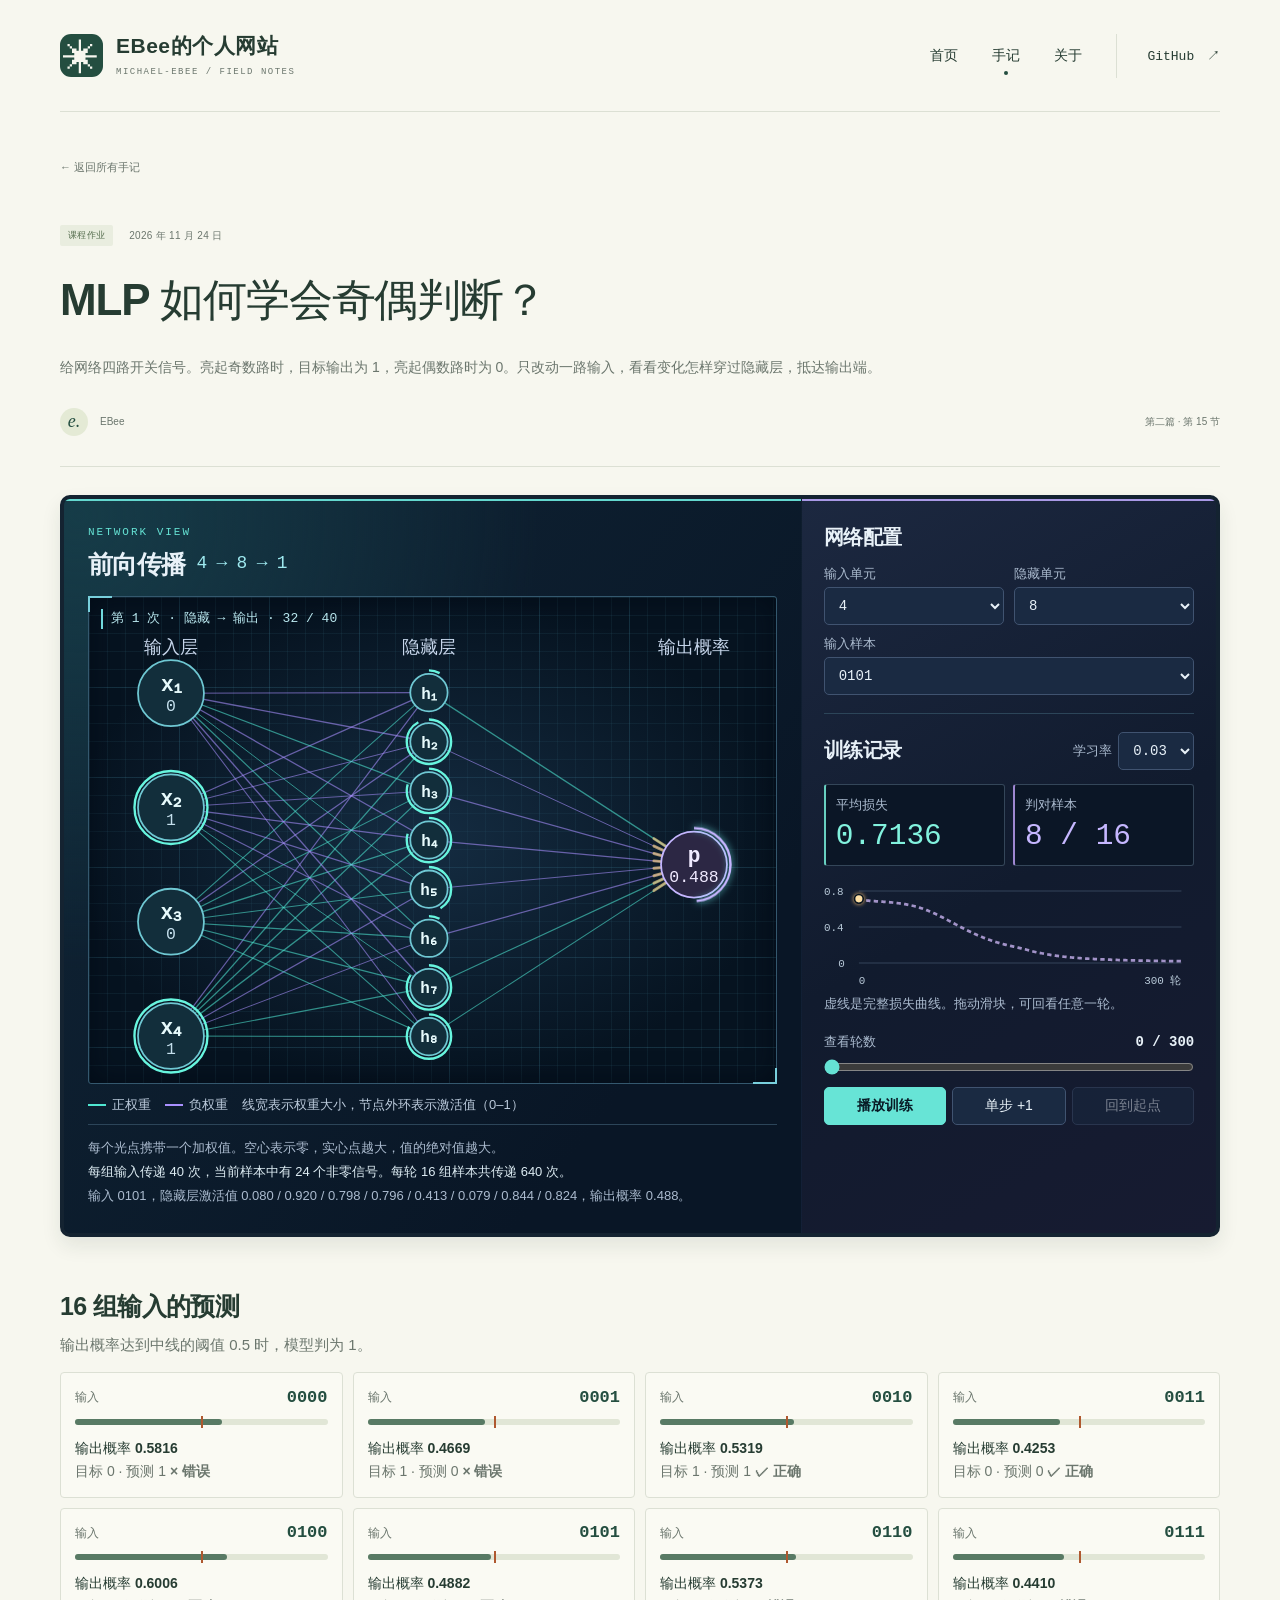
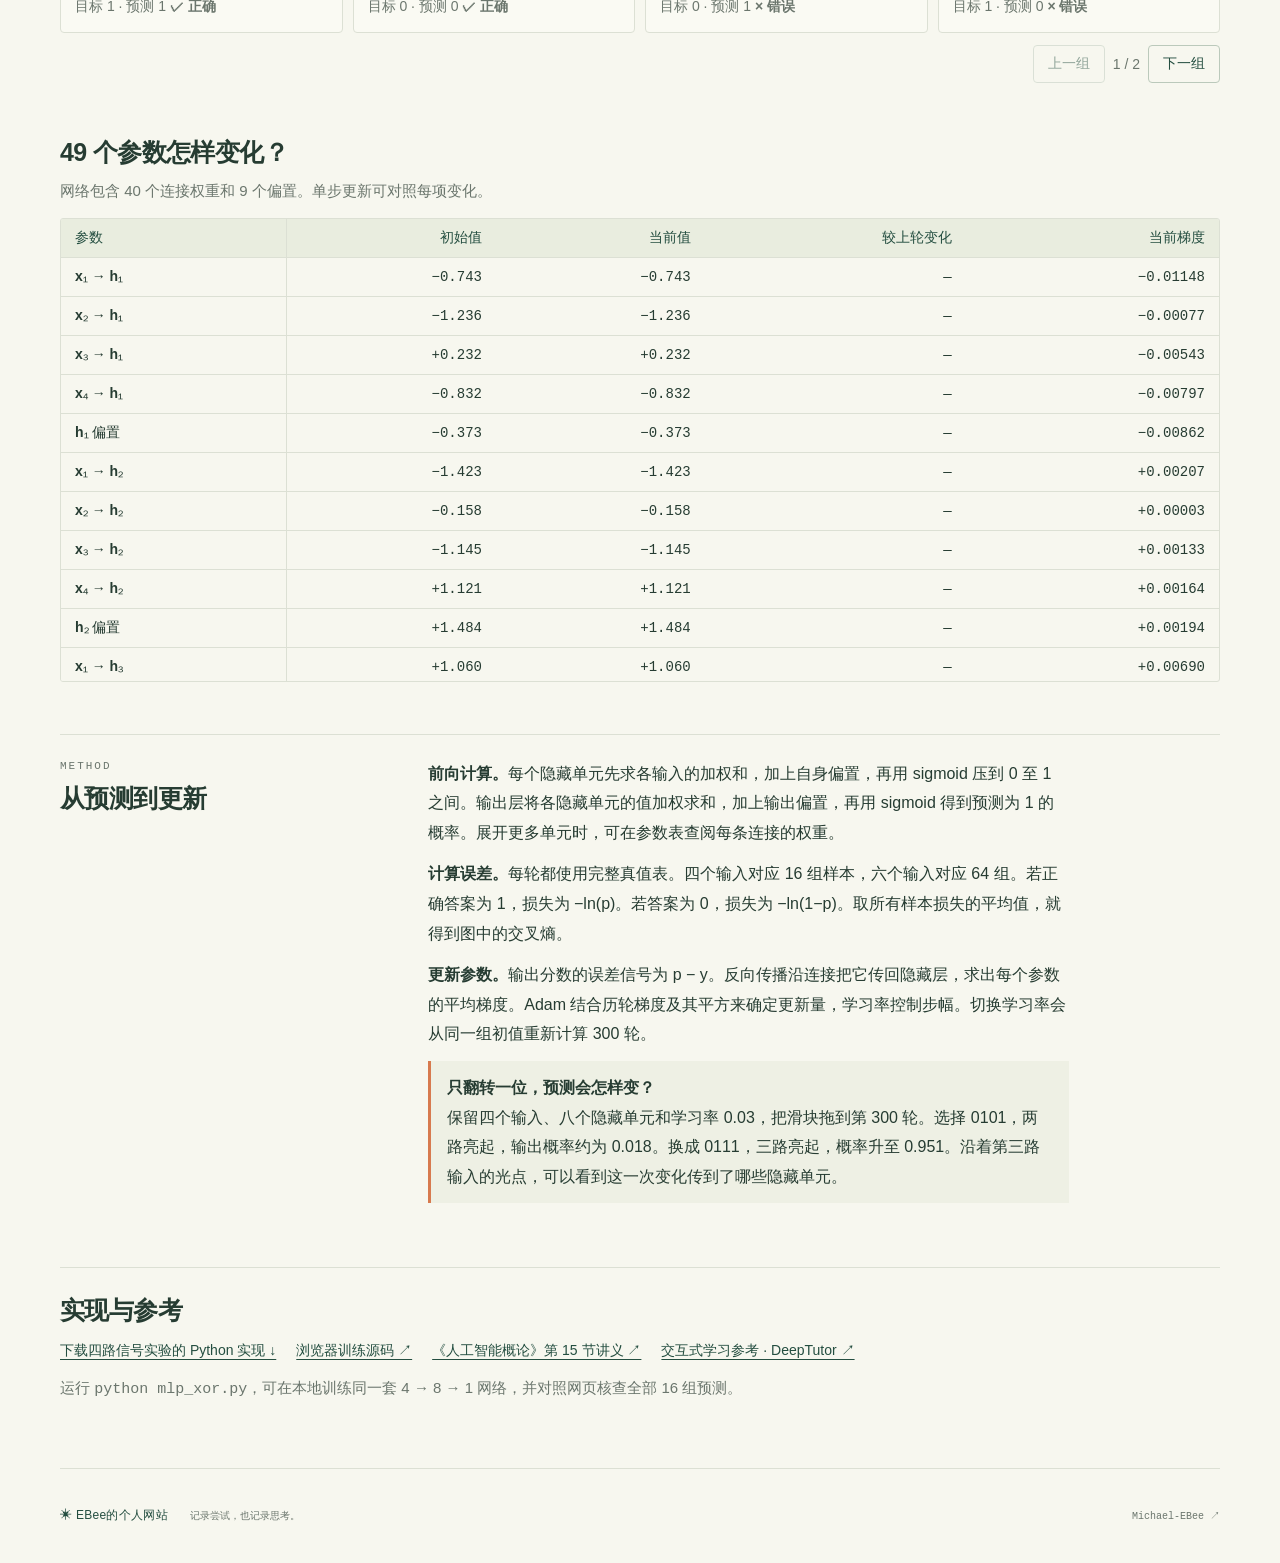
<file: posts/mlp-parameters.html>
<!doctype html>
<html lang="zh-CN">
<head>
  <meta charset="utf-8">
  <meta name="viewport" content="width=device-width, initial-scale=1">
  <meta name="description" content="第二篇第 15 节课程作业。在浏览器里调整多层感知机的输入与隐藏单元，查看信号流、参数、损失及多输入异或预测。">
  <meta name="theme-color" content="#244e40">
  <title>MLP 如何学会奇偶判断？ · EBee的个人网站</title>
  <link rel="icon" href="../assets/favicon.svg" type="image/svg+xml">
  <link rel="stylesheet" href="../assets/styles.css">
  <link rel="stylesheet" href="../assets/mlp-lab.css?v=5">
  <script defer src="../assets/main.js"></script>
  <script defer src="../assets/mlp-model.js?v=4"></script>
  <script defer src="../assets/mlp-lab.js?v=5"></script>
</head>
<body>
  <a class="skip-link" href="#main">跳转到正文</a>
  <header class="site-header wrap">
    <a class="brand" href="../index.html" aria-label="EBee的个人网站首页"><span class="brand-mark" aria-hidden="true">✳</span><span>EBee的个人网站<span class="brand-sub">MICHAEL-EBEE / FIELD NOTES</span></span></a>
    <button class="menu-toggle" type="button" aria-expanded="false" aria-controls="navigation" hidden>菜单 <span aria-hidden="true">＋</span></button>
    <nav id="navigation" aria-label="主导航"><a href="../index.html">首页</a><a href="../notes.html" aria-current="page">手记</a><a href="../about.html">关于</a><a class="github-link" href="https://github.com/Michael-EBee" target="_blank" rel="noopener noreferrer">GitHub <span aria-hidden="true">↗</span><span class="sr-only">（新窗口打开）</span></a></nav>
  </header>
  <main id="main" class="wrap lab">
    <a class="back-link" href="../notes.html">← 返回所有手记</a>
    <header class="article-header">
      <div class="note-meta"><span class="tag">课程作业</span><time datetime="2026-11-24">2026 年 11 月 24 日</time></div>
      <h1>MLP 如何学会奇偶判断？</h1>
      <p>给网络四路开关信号。亮起奇数路时，目标输出为 1，亮起偶数路时为 0。只改动一路输入，看看变化怎样穿过隐藏层，抵达输出端。</p>
      <div class="author-line"><span class="author-avatar" aria-hidden="true">e.</span><span>EBee</span><span>第二篇 · 第 15 节</span></div>
    </header>
    <noscript><p>启用 JavaScript 即可操作实验，也可以下载页末的 Python 实现，在本地运行四路信号实验。</p></noscript>
    <section class="bench" aria-label="MLP 训练实验" id="bench" hidden>
      <div class="board">
        <div class="board-head"><div><p class="lab-kicker">NETWORK VIEW</p><h2>前向传播 <span id="topology" aria-label="网络结构">4 → 8 → 1</span></h2></div>
        </div>
        <div class="network-screen">
          <span id="flow-status"></span>
          <svg id="network" role="img" aria-label="当前样本的输入层、隐藏层及输出层连接" viewBox="0 0 560 360"></svg>
        </div>
        <div class="legend"><span><i></i>正权重</span><span><i></i>负权重</span><span>线宽表示权重大小，节点外环表示激活值（0–1）</span></div>
        <div class="flow-readout">
          <p>每个光点携带一个加权值。空心表示零，实心点越大，值的绝对值越大。</p>
          <p id="flow-summary"></p>
          <p id="signal"></p>
        </div>
      </div>
      <div class="trainer">
        <div class="setup">
          <div class="setup-head"><h2>网络配置</h2></div>
          <div class="board-selects">
            <label>输入单元<select id="input-size"><option>2</option><option>3</option><option selected>4</option><option>5</option><option>6</option></select></label>
            <label>隐藏单元<select id="hidden-size"><option>1</option><option>2</option><option>3</option><option>4</option><option>5</option><option>6</option><option>7</option><option selected>8</option><option>9</option><option>10</option><option>11</option><option>12</option></select></label>
            <label>输入样本<select id="sample"></select></label>
          </div>
        </div>
        <div class="trainer-head"><h2>训练记录</h2><label>学习率 <select id="rate"><option>0.01</option><option selected>0.03</option><option>0.1</option></select></label></div>
        <div class="metrics"><div><span>平均损失</span><strong id="loss">—</strong></div><div><span>判对样本</span><strong id="correct">—</strong></div></div>
        <svg id="curve" viewBox="0 0 340 100" role="img" aria-label="平均交叉熵随训练轮数变化，圆点标记当前轮数">
          <g class="chart-grid"><path d="M32 12H328 M32 45H328 M32 78H328"/></g>
          <g class="chart-text"><text id="loss-max" x="0" y="16">0.6</text><text id="loss-mid" x="0" y="49">0.3</text><text x="13" y="82">0</text><text x="32" y="97">0</text><text x="328" y="97" text-anchor="end">300 轮</text></g>
          <path id="curve-full"/><path id="curve-past"/><circle id="curve-dot" r="4"/>
        </svg>
        <p class="curve-caption">虚线是完整损失曲线。拖动滑块，可回看任意一轮。</p>
        <label class="scrub-label" for="epoch">查看轮数 <strong><output id="epoch-number" for="epoch">0</output> / 300</strong></label>
        <input type="range" min="0" max="300" value="0" id="epoch">
        <div class="controls"><button type="button" id="play">播放训练</button><button type="button" id="step">单步 +1</button><button type="button" id="reset">回到起点</button></div>
      </div>
    </section>
    <section class="lab-section" aria-labelledby="samples-title" id="samples-panel" hidden>
      <div class="section-intro"><h2 id="samples-title">逐组检验预测</h2><p>输出概率达到中线的阈值 0.5 时，模型判为 1。</p></div>
      <div class="samples" id="predictions"></div>
      <div id="sample-pager" hidden><button type="button" id="prev-samples">上一组</button><span id="sample-page"></span><button type="button" id="next-samples">下一组</button></div>
    </section>
    <section class="lab-section" aria-labelledby="parameters-title" id="parameters-panel" hidden>
      <div class="section-intro"><h2 id="parameters-title">参数怎样变化？</h2><p id="parameter-description">点击「单步 +1」，对照权重、偏置的当前值和上轮的差。</p></div>
      <div class="table-wrap" tabindex="0" role="region" aria-label="逐轮参数明细"><table><thead><tr><th scope="col">参数</th><th scope="col">初始值</th><th scope="col">当前值</th><th scope="col">较上轮变化</th><th scope="col">当前梯度</th></tr></thead><tbody id="parameters"></tbody></table></div>
    </section>
    <section class="lab-section learn">
      <div><p class="lab-kicker">METHOD</p><h2>从预测到更新</h2></div>
      <div class="explanation">
        <p><strong>前向计算。</strong>每个隐藏单元先求各输入的加权和，加上自身偏置，再用 sigmoid 压到 0 至 1 之间。输出层将各隐藏单元的值加权求和，加上输出偏置，再用 sigmoid 得到预测为 1 的概率。展开更多单元时，可在参数表查阅每条连接的权重。</p>
        <p><strong>计算误差。</strong>每轮都使用完整真值表。四个输入对应 16 组样本，六个输入对应 64 组。若正确答案为 1，损失为 −ln(p)。若答案为 0，损失为 −ln(1−p)。取所有样本损失的平均值，就得到图中的交叉熵。</p>
        <p><strong>更新参数。</strong>输出分数的误差信号为 p − y。反向传播沿连接把它传回隐藏层，求出每个参数的平均梯度。Adam 结合历轮梯度及其平方来确定更新量，学习率控制步幅。切换学习率会从同一组初值重新计算 300 轮。</p>
        <p class="observation"><strong>只翻转一位，预测会怎样变？</strong>保留四个输入、八个隐藏单元和学习率 0.03，把滑块拖到第 300 轮。选择 0101，两路亮起，输出概率约为 0.018。换成 0111，三路亮起，概率升至 0.951。沿着第三路输入的光点，可以看到这一次变化传到了哪些隐藏单元。</p>
      </div>
    </section>
    <section class="sources"><h2>实现与参考</h2><div>
      <a download href="../assets/mlp_xor.py">下载四路信号实验的 Python 实现 ↓</a>
      <a href="https://github.com/Michael-EBee/agent-notes/blob/main/assets/mlp-model.js">浏览器训练源码 ↗</a>
      <a href="https://zhumy.github.io/Introduction_to_Artificial_Intelligence/#v7-p034c">《人工智能概论》第 15 节讲义 ↗</a>
      <a href="https://github.com/HKUDS/DeepTutor">交互式学习参考 · DeepTutor ↗</a>
    </div><p>运行 <code>python mlp_xor.py</code>，可在本地训练同一套 4 → 8 → 1 网络，并对照网页核查全部 16 组预测。</p></section>
  </main>
  <footer class="site-footer wrap"><a class="footer-brand" href="../index.html">✳ EBee的个人网站</a><p>记录尝试，也记录思考。</p><a href="https://github.com/Michael-EBee" target="_blank" rel="noopener noreferrer">Michael-EBee <span aria-hidden="true">↗</span><span class="sr-only">（新窗口打开）</span></a></footer>
</body>
</html>
</file>
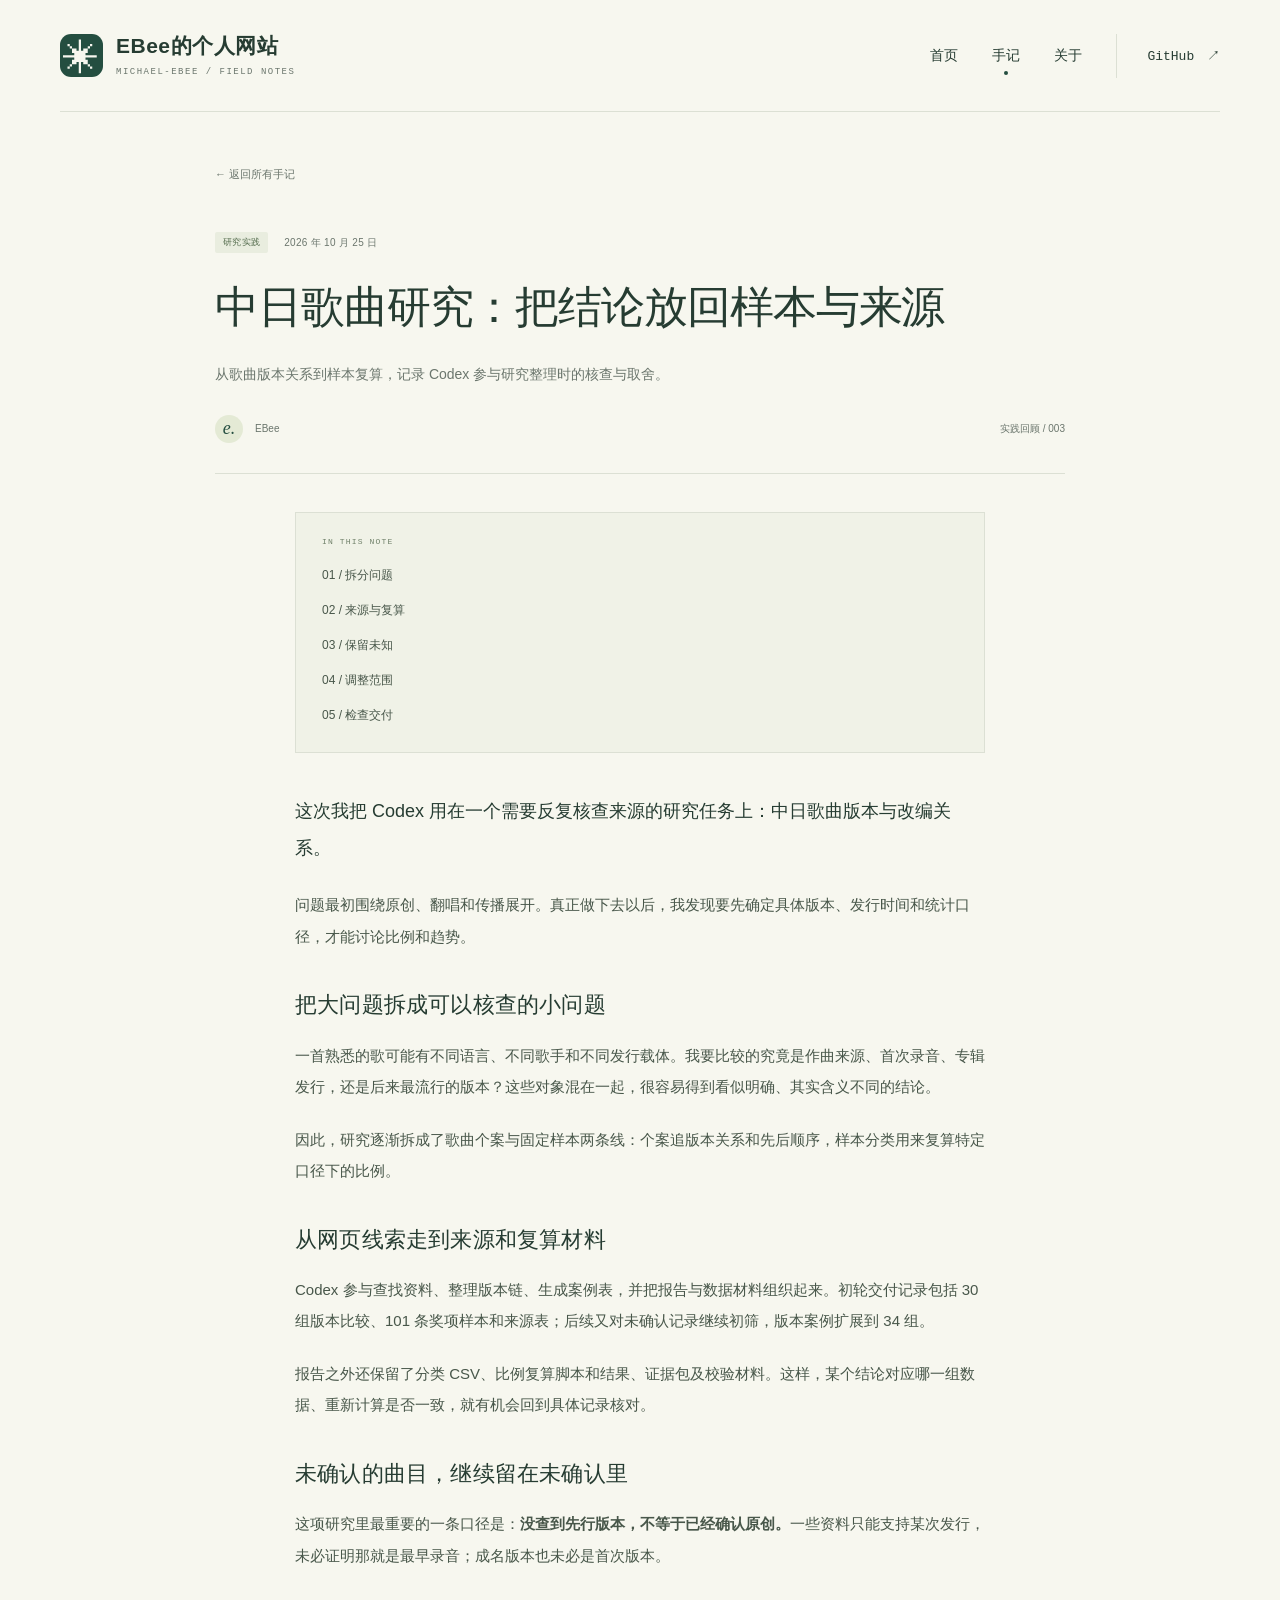
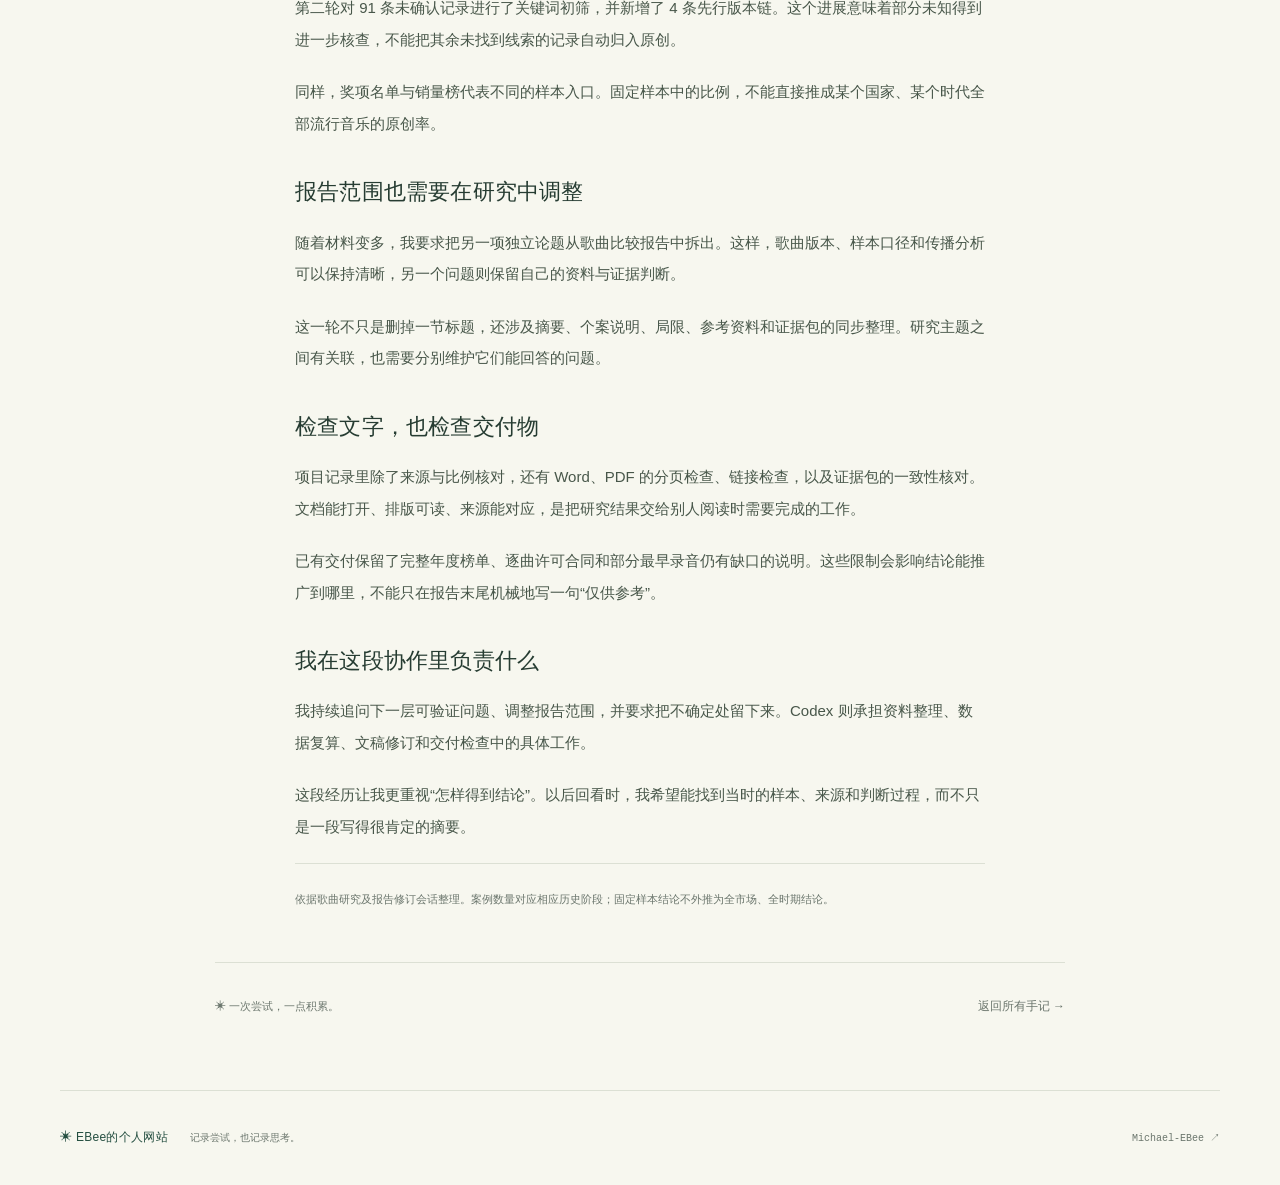
<file: posts/song-research.html>
<!doctype html>
<html lang="zh-CN">
<head>
  <meta charset="utf-8">
  <meta name="viewport" content="width=device-width, initial-scale=1">
  <meta name="description" content="从歌曲版本关系到样本复算，记录 Codex 参与研究整理时的核查与取舍。">
  <meta name="theme-color" content="#244e40">
  <title>中日歌曲研究：把结论放回样本与来源 · EBee的个人网站</title>
  <link rel="icon" type="image/svg+xml" href="../assets/favicon.svg">
  <link rel="stylesheet" href="../assets/styles.css">
  <script src="../assets/main.js" defer></script>
</head>
<body>
  <a class="skip-link" href="#main">跳转到正文</a>
  <header class="site-header wrap">
    <a class="brand" href="../index.html" aria-label="EBee的个人网站首页"><span class="brand-mark" aria-hidden="true">✳</span><span>EBee的个人网站<span class="brand-sub">MICHAEL-EBEE / FIELD NOTES</span></span></a>
    <button class="menu-toggle" type="button" aria-expanded="false" aria-controls="navigation" hidden>菜单 <span aria-hidden="true">＋</span></button>
    <nav id="navigation" aria-label="主导航"><a href="../index.html">首页</a><a href="../notes.html" aria-current="page">手记</a><a href="../about.html">关于</a><a class="github-link" href="https://github.com/Michael-EBee" target="_blank" rel="noopener noreferrer">GitHub <span aria-hidden="true">↗</span><span class="sr-only">（新窗口打开）</span></a></nav>
  </header>
  <main id="main" class="article-main wrap"><a class="back-link" href="../notes.html">← 返回所有手记</a>
<header class="article-header"><div class="note-meta"><span class="tag">研究实践</span><time datetime="2026-10-25">2026 年 10 月 25 日</time></div><h1>中日歌曲研究：把结论放回样本与来源</h1><p>从歌曲版本关系到样本复算，记录 Codex 参与研究整理时的核查与取舍。</p><div class="author-line"><span class="author-avatar" aria-hidden="true">e.</span><span>EBee</span><span>实践回顾 / 003</span></div></header>
<article class="prose article-body"><nav class="article-toc" aria-label="文章目录"><span class="tiny-label">IN THIS NOTE</span><a href="#question">01 / 拆分问题</a><a href="#evidence">02 / 来源与复算</a><a href="#unknown">03 / 保留未知</a><a href="#scope">04 / 调整范围</a><a href="#review">05 / 检查交付</a></nav><p class="article-lead">这次我把 Codex 用在一个需要反复核查来源的研究任务上：中日歌曲版本与改编关系。</p><p>问题最初围绕原创、翻唱和传播展开。真正做下去以后，我发现要先确定具体版本、发行时间和统计口径，才能讨论比例和趋势。</p>
<h2 id="question">把大问题拆成可以核查的小问题</h2><p>一首熟悉的歌可能有不同语言、不同歌手和不同发行载体。我要比较的究竟是作曲来源、首次录音、专辑发行，还是后来最流行的版本？这些对象混在一起，很容易得到看似明确、其实含义不同的结论。</p><p>因此，研究逐渐拆成了歌曲个案与固定样本两条线：个案追版本关系和先后顺序，样本分类用来复算特定口径下的比例。</p>
<h2 id="evidence">从网页线索走到来源和复算材料</h2><p>Codex 参与查找资料、整理版本链、生成案例表，并把报告与数据材料组织起来。初轮交付记录包括 30 组版本比较、101 条奖项样本和来源表；后续又对未确认记录继续初筛，版本案例扩展到 34 组。</p><p>报告之外还保留了分类 CSV、比例复算脚本和结果、证据包及校验材料。这样，某个结论对应哪一组数据、重新计算是否一致，就有机会回到具体记录核对。</p>
<h2 id="unknown">未确认的曲目，继续留在未确认里</h2><p>这项研究里最重要的一条口径是：<strong>没查到先行版本，不等于已经确认原创。</strong>一些资料只能支持某次发行，未必证明那就是最早录音；成名版本也未必是首次版本。</p><p>第二轮对 91 条未确认记录进行了关键词初筛，并新增了 4 条先行版本链。这个进展意味着部分未知得到进一步核查，不能把其余未找到线索的记录自动归入原创。</p><p>同样，奖项名单与销量榜代表不同的样本入口。固定样本中的比例，不能直接推成某个国家、某个时代全部流行音乐的原创率。</p>
<h2 id="scope">报告范围也需要在研究中调整</h2><p>随着材料变多，我要求把另一项独立论题从歌曲比较报告中拆出。这样，歌曲版本、样本口径和传播分析可以保持清晰，另一个问题则保留自己的资料与证据判断。</p><p>这一轮不只是删掉一节标题，还涉及摘要、个案说明、局限、参考资料和证据包的同步整理。研究主题之间有关联，也需要分别维护它们能回答的问题。</p>
<h2 id="review">检查文字，也检查交付物</h2><p>项目记录里除了来源与比例核对，还有 Word、PDF 的分页检查、链接检查，以及证据包的一致性核对。文档能打开、排版可读、来源能对应，是把研究结果交给别人阅读时需要完成的工作。</p><p>已有交付保留了完整年度榜单、逐曲许可合同和部分最早录音仍有缺口的说明。这些限制会影响结论能推广到哪里，不能只在报告末尾机械地写一句“仅供参考”。</p>
<h2 id="lesson">我在这段协作里负责什么</h2><p>我持续追问下一层可验证问题、调整报告范围，并要求把不确定处留下来。Codex 则承担资料整理、数据复算、文稿修订和交付检查中的具体工作。</p><p>这段经历让我更重视“怎样得到结论”。以后回看时，我希望能找到当时的样本、来源和判断过程，而不只是一段写得很肯定的摘要。</p><p class="editorial-note">依据歌曲研究及报告修订会话整理。案例数量对应相应历史阶段；固定样本结论不外推为全市场、全时期结论。</p></article>
<div class="article-bottom"><span>✳ 一次尝试，一点积累。</span><a class="text-link" href="../notes.html">返回所有手记 →</a></div></main>
  <footer class="site-footer wrap"><a class="footer-brand" href="../index.html">✳ EBee的个人网站</a><p>记录尝试，也记录思考。</p><a href="https://github.com/Michael-EBee" target="_blank" rel="noopener noreferrer">Michael-EBee <span aria-hidden="true">↗</span><span class="sr-only">（新窗口打开）</span></a></footer>
</body>
</html>
</file>
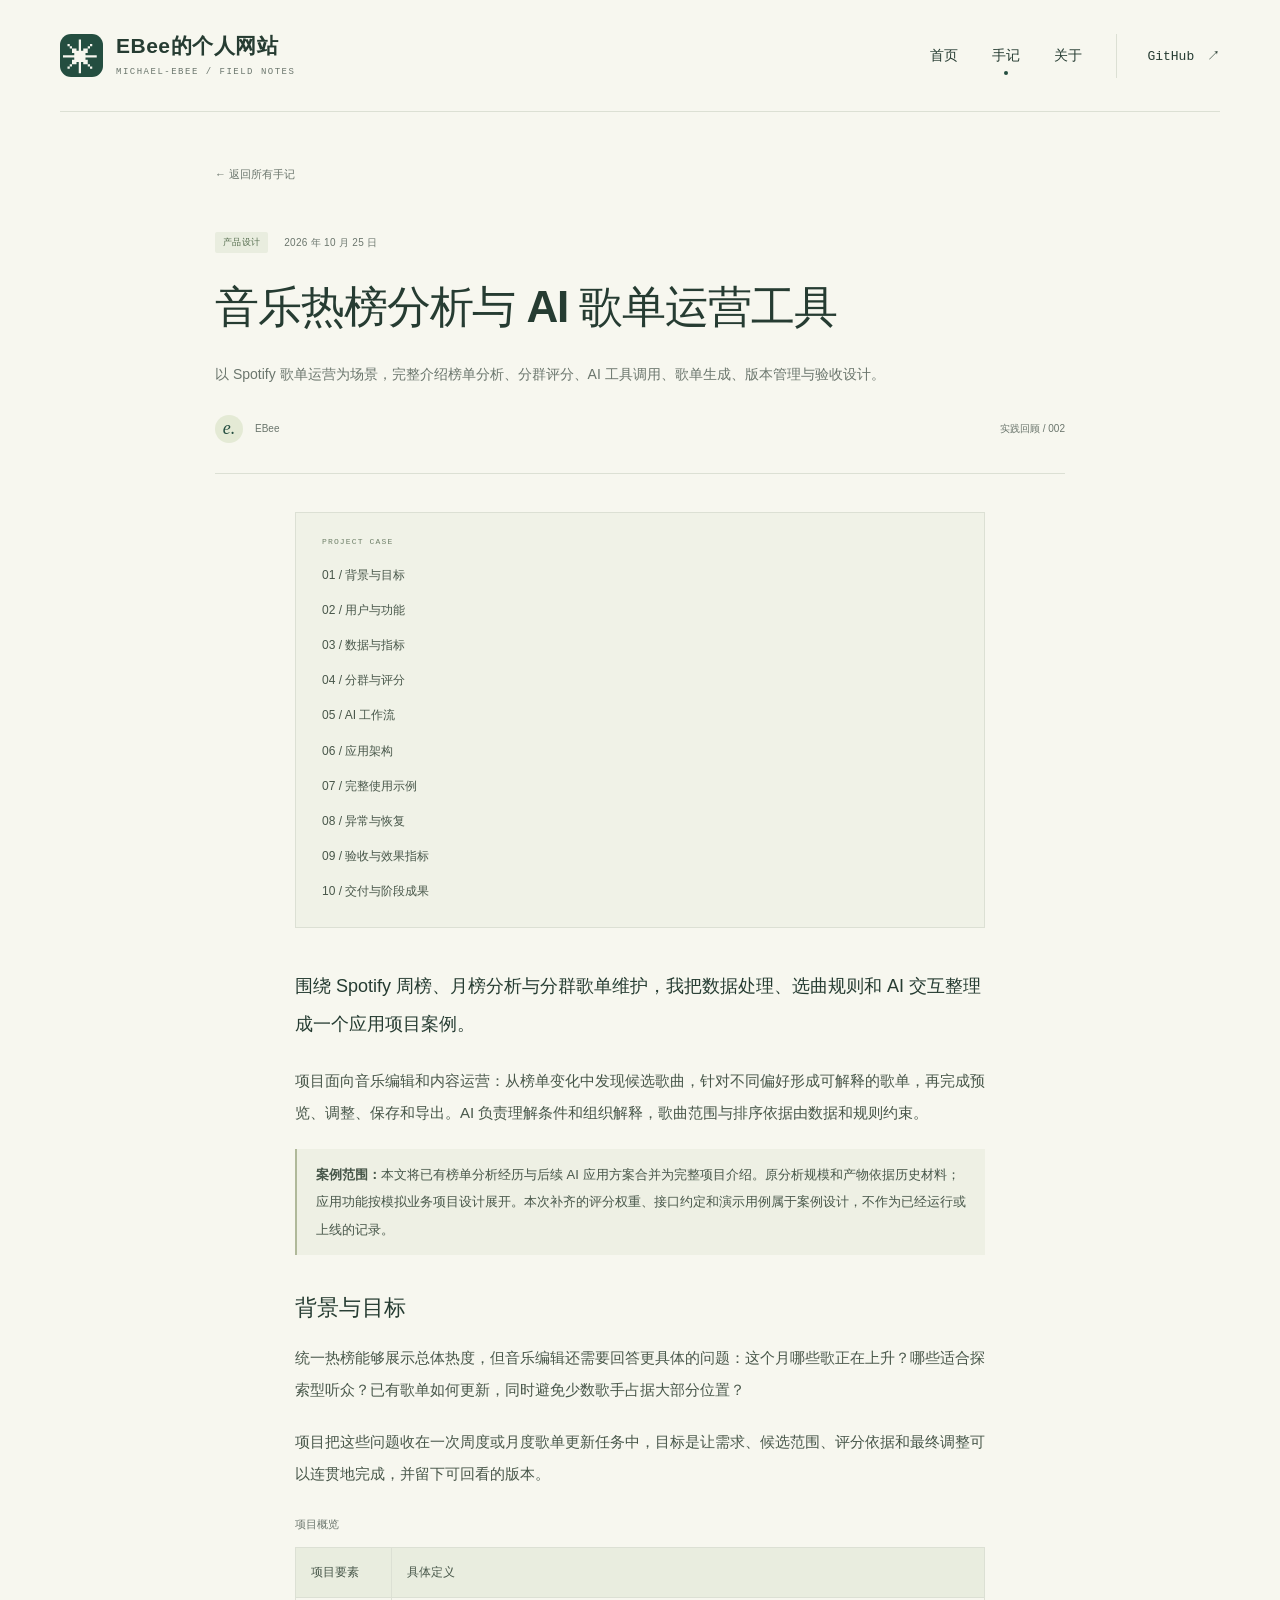
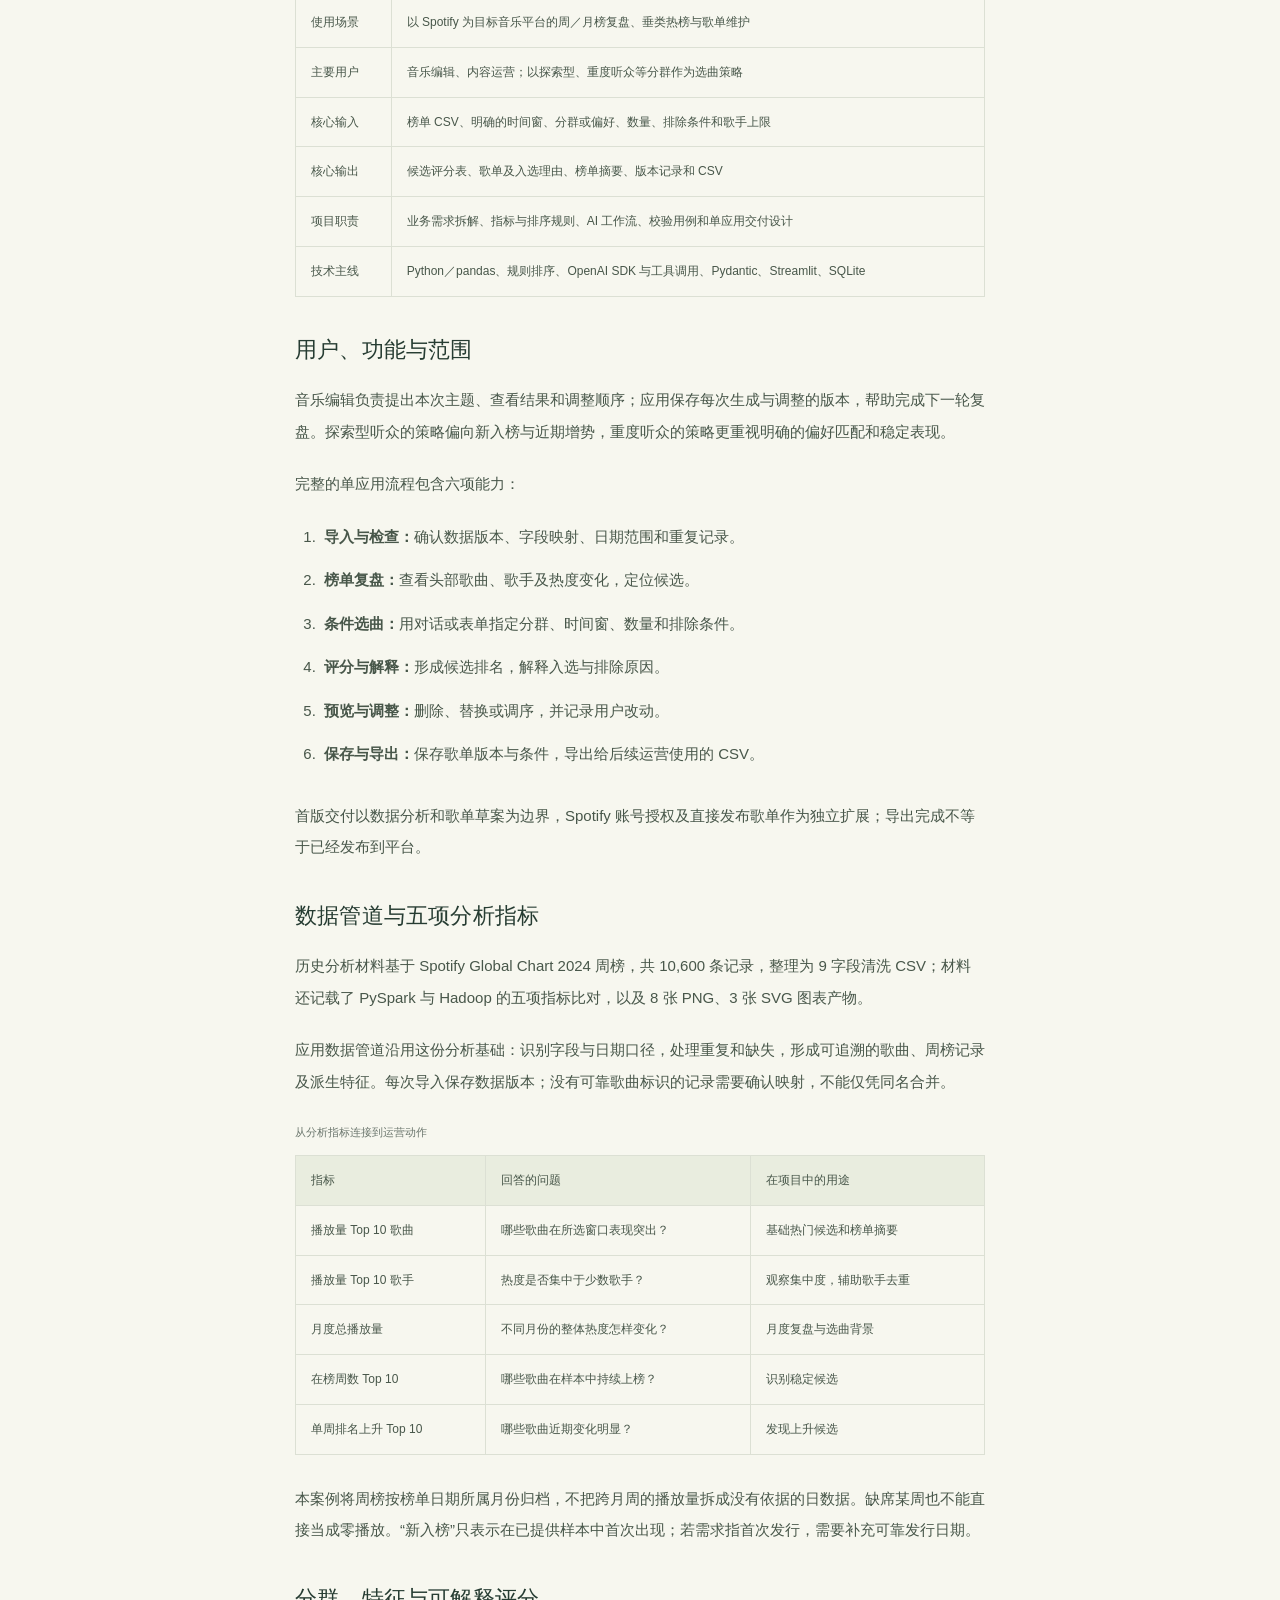
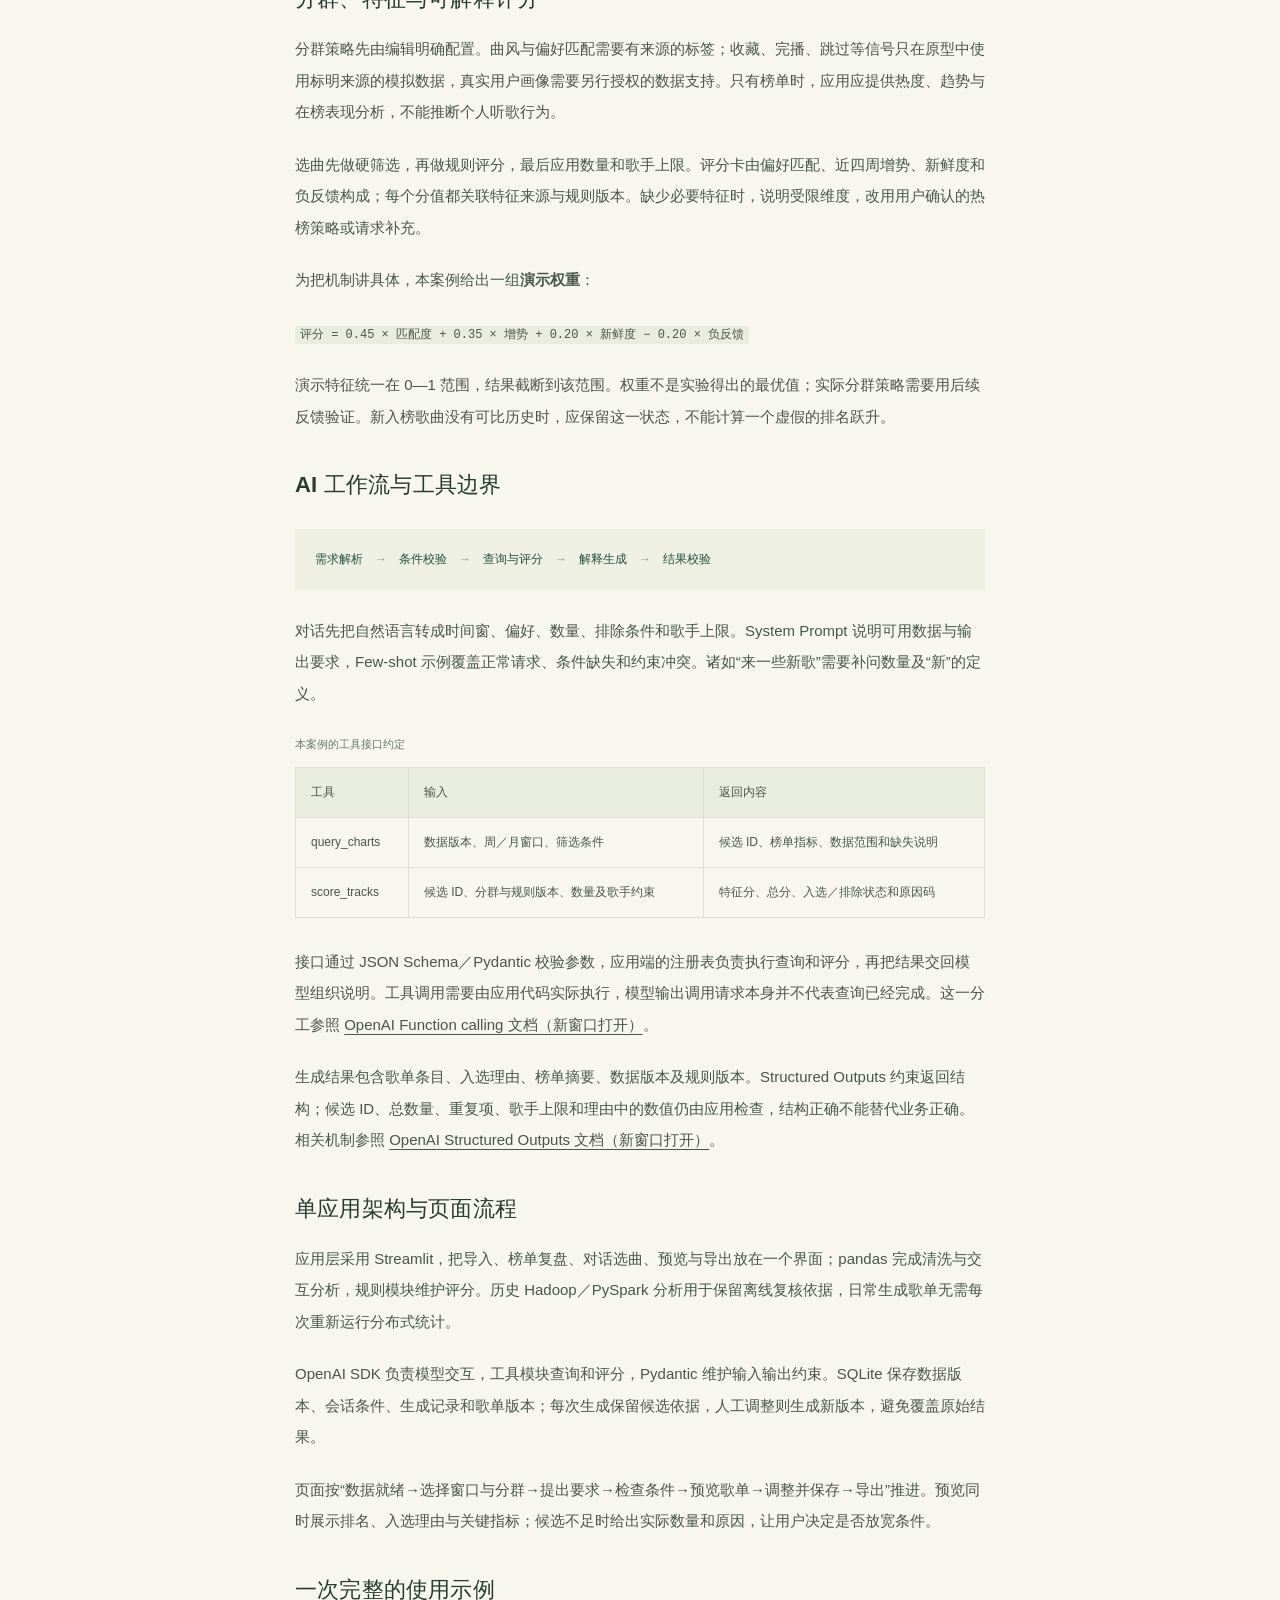
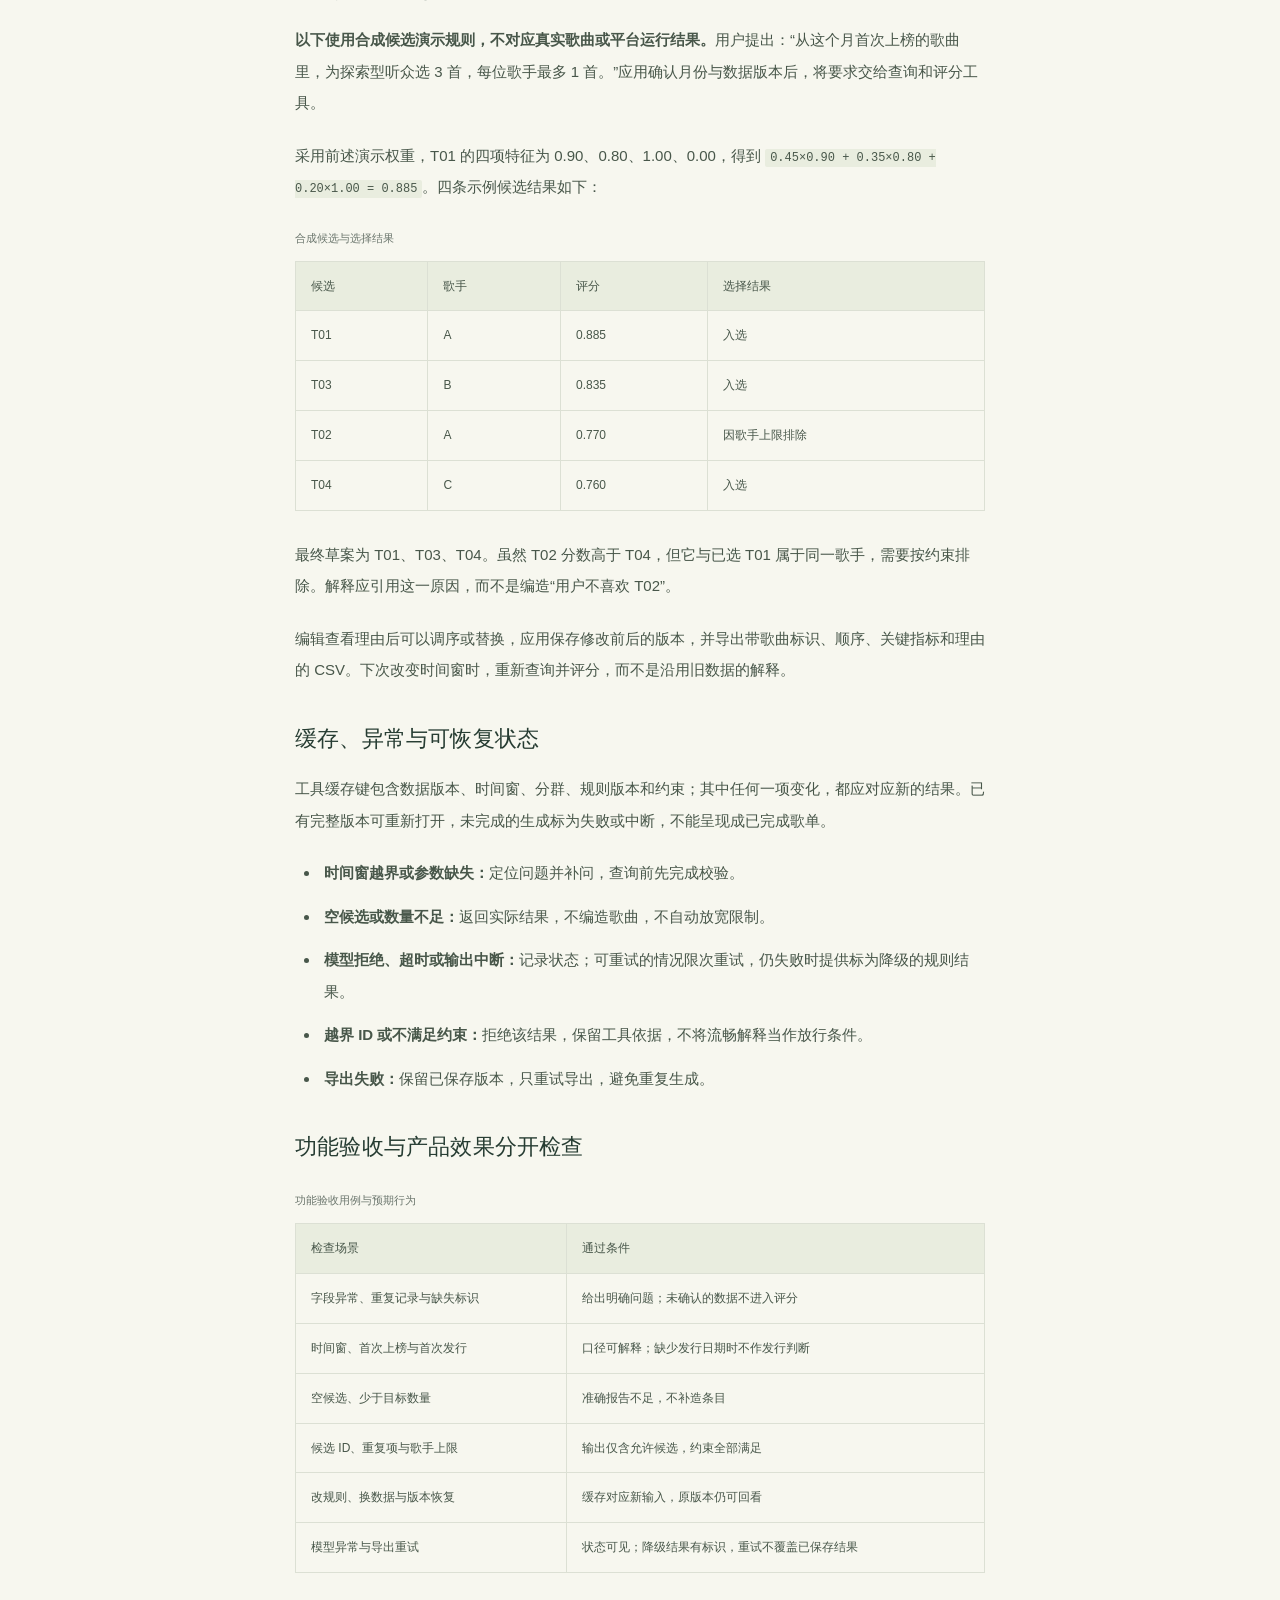
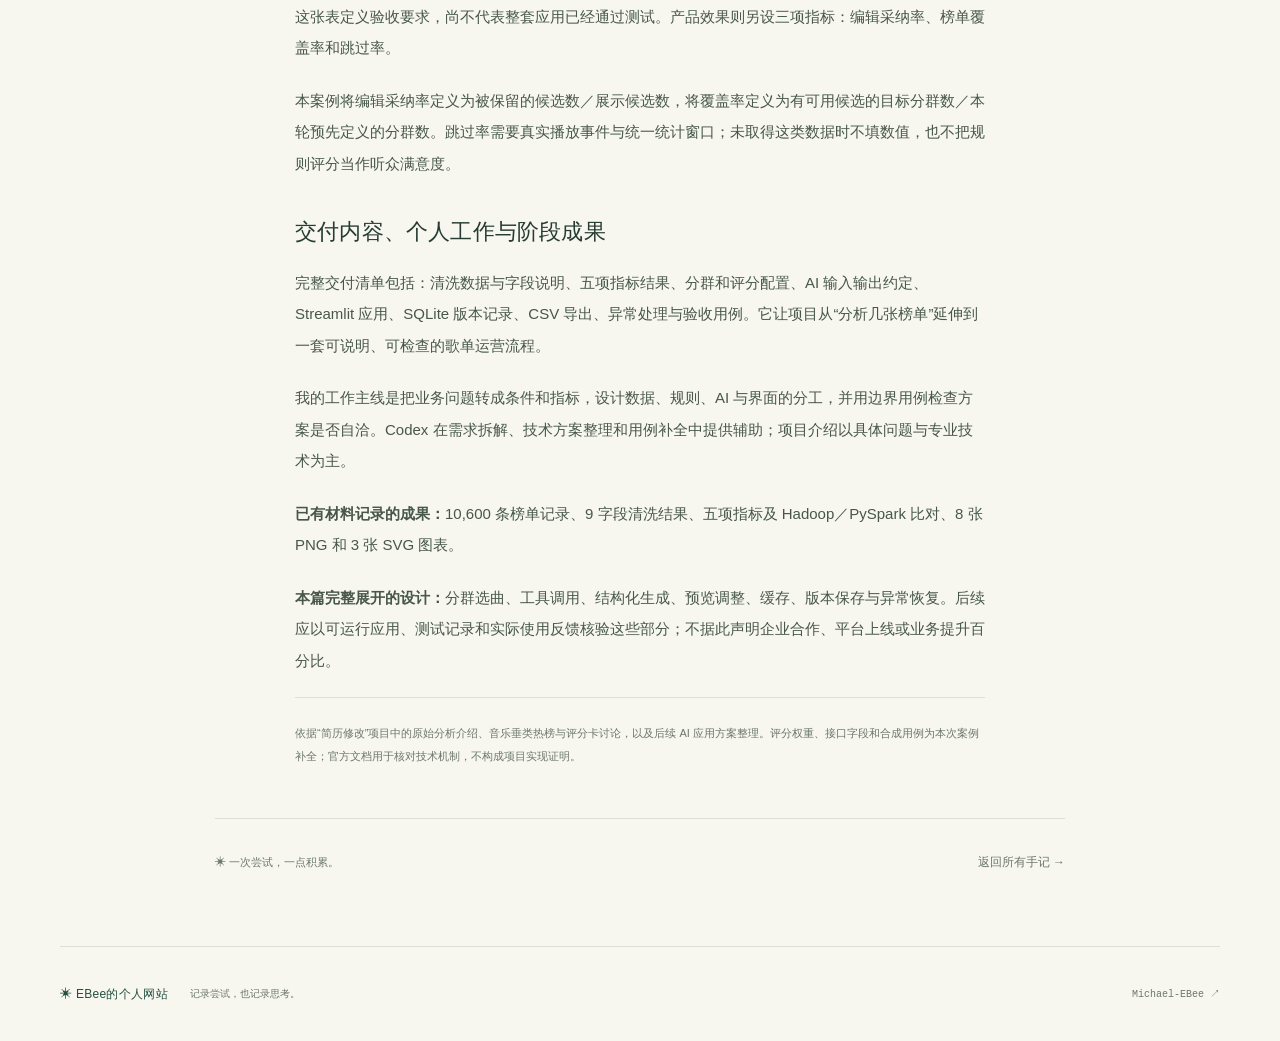
<file: posts/spotify-design.html>
<!doctype html>
<html lang="zh-CN">
<head>
  <meta charset="utf-8">
  <meta name="viewport" content="width=device-width, initial-scale=1">
  <meta name="description" content="以 Spotify 歌单运营为场景，完整介绍榜单分析、分群评分、AI 工具调用、歌单生成、版本管理与验收设计。">
  <meta name="theme-color" content="#244e40">
  <title>音乐热榜分析与 AI 歌单运营工具 · EBee的个人网站</title>
  <link rel="icon" type="image/svg+xml" href="../assets/favicon.svg">
  <link rel="stylesheet" href="../assets/styles.css">
  <script src="../assets/main.js" defer></script>
</head>
<body>
  <a class="skip-link" href="#main">跳转到正文</a>
  <header class="site-header wrap">
    <a class="brand" href="../index.html" aria-label="EBee的个人网站首页"><span class="brand-mark" aria-hidden="true">✳</span><span>EBee的个人网站<span class="brand-sub">MICHAEL-EBEE / FIELD NOTES</span></span></a>
    <button class="menu-toggle" type="button" aria-expanded="false" aria-controls="navigation" hidden>菜单 <span aria-hidden="true">＋</span></button>
    <nav id="navigation" aria-label="主导航"><a href="../index.html">首页</a><a href="../notes.html" aria-current="page">手记</a><a href="../about.html">关于</a><a class="github-link" href="https://github.com/Michael-EBee" target="_blank" rel="noopener noreferrer">GitHub <span aria-hidden="true">↗</span><span class="sr-only">（新窗口打开）</span></a></nav>
  </header>
  <main id="main" class="article-main wrap"><a class="back-link" href="../notes.html">← 返回所有手记</a>
<header class="article-header"><div class="note-meta"><span class="tag">产品设计</span><time datetime="2026-10-25">2026 年 10 月 25 日</time></div><h1>音乐热榜分析与 AI 歌单运营工具</h1><p>以 Spotify 歌单运营为场景，完整介绍榜单分析、分群评分、AI 工具调用、歌单生成、版本管理与验收设计。</p><div class="author-line"><span class="author-avatar" aria-hidden="true">e.</span><span>EBee</span><span>实践回顾 / 002</span></div></header>
<article class="prose article-body"><nav class="article-toc" aria-label="文章目录"><span class="tiny-label">PROJECT CASE</span><a href="#overview">01 / 背景与目标</a><a href="#scope">02 / 用户与功能</a><a href="#foundation">03 / 数据与指标</a><a href="#scoring">04 / 分群与评分</a><a href="#workflow">05 / AI 工作流</a><a href="#application">06 / 应用架构</a><a href="#example">07 / 完整使用示例</a><a href="#reliability">08 / 异常与恢复</a><a href="#acceptance">09 / 验收与效果指标</a><a href="#delivery">10 / 交付与阶段成果</a></nav><p class="article-lead">围绕 Spotify 周榜、月榜分析与分群歌单维护，我把数据处理、选曲规则和 AI 交互整理成一个应用项目案例。</p>
<p>项目面向音乐编辑和内容运营：从榜单变化中发现候选歌曲，针对不同偏好形成可解释的歌单，再完成预览、调整、保存和导出。AI 负责理解条件和组织解释，歌曲范围与排序依据由数据和规则约束。</p>
<p class="content-note"><strong>案例范围：</strong>本文将已有榜单分析经历与后续 AI 应用方案合并为完整项目介绍。原分析规模和产物依据历史材料；应用功能按模拟业务项目设计展开。本次补齐的评分权重、接口约定和演示用例属于案例设计，不作为已经运行或上线的记录。</p>
<h2 id="overview">背景与目标</h2><p>统一热榜能够展示总体热度，但音乐编辑还需要回答更具体的问题：这个月哪些歌正在上升？哪些适合探索型听众？已有歌单如何更新，同时避免少数歌手占据大部分位置？</p><p>项目把这些问题收在一次周度或月度歌单更新任务中，目标是让需求、候选范围、评分依据和最终调整可以连贯地完成，并留下可回看的版本。</p><div class="table-scroll" tabindex="0" role="region" aria-label="项目概览"><table><caption>项目概览</caption><thead><tr><th scope="col">项目要素</th><th scope="col">具体定义</th></tr></thead><tbody><tr><td>使用场景</td><td>以 Spotify 为目标音乐平台的周／月榜复盘、垂类热榜与歌单维护</td></tr><tr><td>主要用户</td><td>音乐编辑、内容运营；以探索型、重度听众等分群作为选曲策略</td></tr><tr><td>核心输入</td><td>榜单 CSV、明确的时间窗、分群或偏好、数量、排除条件和歌手上限</td></tr><tr><td>核心输出</td><td>候选评分表、歌单及入选理由、榜单摘要、版本记录和 CSV</td></tr><tr><td>项目职责</td><td>业务需求拆解、指标与排序规则、AI 工作流、校验用例和单应用交付设计</td></tr><tr><td>技术主线</td><td>Python／pandas、规则排序、OpenAI SDK 与工具调用、Pydantic、Streamlit、SQLite</td></tr></tbody></table></div><h2 id="scope">用户、功能与范围</h2><p>音乐编辑负责提出本次主题、查看结果和调整顺序；应用保存每次生成与调整的版本，帮助完成下一轮复盘。探索型听众的策略偏向新入榜与近期增势，重度听众的策略更重视明确的偏好匹配和稳定表现。</p><p>完整的单应用流程包含六项能力：</p><ol><li><strong>导入与检查：</strong>确认数据版本、字段映射、日期范围和重复记录。</li><li><strong>榜单复盘：</strong>查看头部歌曲、歌手及热度变化，定位候选。</li><li><strong>条件选曲：</strong>用对话或表单指定分群、时间窗、数量和排除条件。</li><li><strong>评分与解释：</strong>形成候选排名，解释入选与排除原因。</li><li><strong>预览与调整：</strong>删除、替换或调序，并记录用户改动。</li><li><strong>保存与导出：</strong>保存歌单版本与条件，导出给后续运营使用的 CSV。</li></ol><p>首版交付以数据分析和歌单草案为边界，Spotify 账号授权及直接发布歌单作为独立扩展；导出完成不等于已经发布到平台。</p>
<h2 id="foundation">数据管道与五项分析指标</h2><p>历史分析材料基于 Spotify Global Chart 2024 周榜，共 10,600 条记录，整理为 9 字段清洗 CSV；材料还记载了 PySpark 与 Hadoop 的五项指标比对，以及 8 张 PNG、3 张 SVG 图表产物。</p><p>应用数据管道沿用这份分析基础：识别字段与日期口径，处理重复和缺失，形成可追溯的歌曲、周榜记录及派生特征。每次导入保存数据版本；没有可靠歌曲标识的记录需要确认映射，不能仅凭同名合并。</p><div class="table-scroll" tabindex="0" role="region" aria-label="从分析指标连接到运营动作"><table><caption>从分析指标连接到运营动作</caption><thead><tr><th scope="col">指标</th><th scope="col">回答的问题</th><th scope="col">在项目中的用途</th></tr></thead><tbody><tr><td>播放量 Top 10 歌曲</td><td>哪些歌曲在所选窗口表现突出？</td><td>基础热门候选和榜单摘要</td></tr><tr><td>播放量 Top 10 歌手</td><td>热度是否集中于少数歌手？</td><td>观察集中度，辅助歌手去重</td></tr><tr><td>月度总播放量</td><td>不同月份的整体热度怎样变化？</td><td>月度复盘与选曲背景</td></tr><tr><td>在榜周数 Top 10</td><td>哪些歌曲在样本中持续上榜？</td><td>识别稳定候选</td></tr><tr><td>单周排名上升 Top 10</td><td>哪些歌曲近期变化明显？</td><td>发现上升候选</td></tr></tbody></table></div><p>本案例将周榜按榜单日期所属月份归档，不把跨月周的播放量拆成没有依据的日数据。缺席某周也不能直接当成零播放。“新入榜”只表示在已提供样本中首次出现；若需求指首次发行，需要补充可靠发行日期。</p>
<h2 id="scoring">分群、特征与可解释评分</h2><p>分群策略先由编辑明确配置。曲风与偏好匹配需要有来源的标签；收藏、完播、跳过等信号只在原型中使用标明来源的模拟数据，真实用户画像需要另行授权的数据支持。只有榜单时，应用应提供热度、趋势与在榜表现分析，不能推断个人听歌行为。</p><p>选曲先做硬筛选，再做规则评分，最后应用数量和歌手上限。评分卡由偏好匹配、近四周增势、新鲜度和负反馈构成；每个分值都关联特征来源与规则版本。缺少必要特征时，说明受限维度，改用用户确认的热榜策略或请求补充。</p><p>为把机制讲具体，本案例给出一组<strong>演示权重</strong>：</p><p><code>评分 = 0.45 × 匹配度 + 0.35 × 增势 + 0.20 × 新鲜度 − 0.20 × 负反馈</code></p><p>演示特征统一在 0—1 范围，结果截断到该范围。权重不是实验得出的最优值；实际分群策略需要用后续反馈验证。新入榜歌曲没有可比历史时，应保留这一状态，不能计算一个虚假的排名跃升。</p>
<h2 id="workflow">AI 工作流与工具边界</h2><div class="process-strip" aria-label="项目工作流"><span>需求解析</span><span aria-hidden="true">→</span><span>条件校验</span><span aria-hidden="true">→</span><span>查询与评分</span><span aria-hidden="true">→</span><span>解释生成</span><span aria-hidden="true">→</span><span>结果校验</span></div><p>对话先把自然语言转成时间窗、偏好、数量、排除条件和歌手上限。System Prompt 说明可用数据与输出要求，Few-shot 示例覆盖正常请求、条件缺失和约束冲突。诸如“来一些新歌”需要补问数量及“新”的定义。</p><div class="table-scroll" tabindex="0" role="region" aria-label="本案例的工具接口约定"><table><caption>本案例的工具接口约定</caption><thead><tr><th scope="col">工具</th><th scope="col">输入</th><th scope="col">返回内容</th></tr></thead><tbody><tr><td>query_charts</td><td>数据版本、周／月窗口、筛选条件</td><td>候选 ID、榜单指标、数据范围和缺失说明</td></tr><tr><td>score_tracks</td><td>候选 ID、分群与规则版本、数量及歌手约束</td><td>特征分、总分、入选／排除状态和原因码</td></tr></tbody></table></div><p>接口通过 JSON Schema／Pydantic 校验参数，应用端的注册表负责执行查询和评分，再把结果交回模型组织说明。工具调用需要由应用代码实际执行，模型输出调用请求本身并不代表查询已经完成。这一分工参照 <a href="https://developers.openai.com/api/docs/guides/function-calling" target="_blank" rel="noopener noreferrer">OpenAI Function calling 文档（新窗口打开）</a>。</p><p>生成结果包含歌单条目、入选理由、榜单摘要、数据版本及规则版本。Structured Outputs 约束返回结构；候选 ID、总数量、重复项、歌手上限和理由中的数值仍由应用检查，结构正确不能替代业务正确。相关机制参照 <a href="https://developers.openai.com/api/docs/guides/structured-outputs" target="_blank" rel="noopener noreferrer">OpenAI Structured Outputs 文档（新窗口打开）</a>。</p>
<h2 id="application">单应用架构与页面流程</h2><p>应用层采用 Streamlit，把导入、榜单复盘、对话选曲、预览与导出放在一个界面；pandas 完成清洗与交互分析，规则模块维护评分。历史 Hadoop／PySpark 分析用于保留离线复核依据，日常生成歌单无需每次重新运行分布式统计。</p><p>OpenAI SDK 负责模型交互，工具模块查询和评分，Pydantic 维护输入输出约束。SQLite 保存数据版本、会话条件、生成记录和歌单版本；每次生成保留候选依据，人工调整则生成新版本，避免覆盖原始结果。</p><p>页面按“数据就绪→选择窗口与分群→提出要求→检查条件→预览歌单→调整并保存→导出”推进。预览同时展示排名、入选理由与关键指标；候选不足时给出实际数量和原因，让用户决定是否放宽条件。</p>
<h2 id="example">一次完整的使用示例</h2><p><strong>以下使用合成候选演示规则，不对应真实歌曲或平台运行结果。</strong>用户提出：“从这个月首次上榜的歌曲里，为探索型听众选 3 首，每位歌手最多 1 首。”应用确认月份与数据版本后，将要求交给查询和评分工具。</p><p>采用前述演示权重，T01 的四项特征为 0.90、0.80、1.00、0.00，得到 <code>0.45×0.90 + 0.35×0.80 + 0.20×1.00 = 0.885</code>。四条示例候选结果如下：</p><div class="table-scroll" tabindex="0" role="region" aria-label="合成候选与选择结果"><table><caption>合成候选与选择结果</caption><thead><tr><th scope="col">候选</th><th scope="col">歌手</th><th scope="col">评分</th><th scope="col">选择结果</th></tr></thead><tbody><tr><td>T01</td><td>A</td><td>0.885</td><td>入选</td></tr><tr><td>T03</td><td>B</td><td>0.835</td><td>入选</td></tr><tr><td>T02</td><td>A</td><td>0.770</td><td>因歌手上限排除</td></tr><tr><td>T04</td><td>C</td><td>0.760</td><td>入选</td></tr></tbody></table></div><p>最终草案为 T01、T03、T04。虽然 T02 分数高于 T04，但它与已选 T01 属于同一歌手，需要按约束排除。解释应引用这一原因，而不是编造“用户不喜欢 T02”。</p><p>编辑查看理由后可以调序或替换，应用保存修改前后的版本，并导出带歌曲标识、顺序、关键指标和理由的 CSV。下次改变时间窗时，重新查询并评分，而不是沿用旧数据的解释。</p>
<h2 id="reliability">缓存、异常与可恢复状态</h2><p>工具缓存键包含数据版本、时间窗、分群、规则版本和约束；其中任何一项变化，都应对应新的结果。已有完整版本可重新打开，未完成的生成标为失败或中断，不能呈现成已完成歌单。</p><ul><li><strong>时间窗越界或参数缺失：</strong>定位问题并补问，查询前先完成校验。</li><li><strong>空候选或数量不足：</strong>返回实际结果，不编造歌曲，不自动放宽限制。</li><li><strong>模型拒绝、超时或输出中断：</strong>记录状态；可重试的情况限次重试，仍失败时提供标为降级的规则结果。</li><li><strong>越界 ID 或不满足约束：</strong>拒绝该结果，保留工具依据，不将流畅解释当作放行条件。</li><li><strong>导出失败：</strong>保留已保存版本，只重试导出，避免重复生成。</li></ul>
<h2 id="acceptance">功能验收与产品效果分开检查</h2><div class="table-scroll" tabindex="0" role="region" aria-label="功能验收用例与预期行为"><table><caption>功能验收用例与预期行为</caption><thead><tr><th scope="col">检查场景</th><th scope="col">通过条件</th></tr></thead><tbody><tr><td>字段异常、重复记录与缺失标识</td><td>给出明确问题；未确认的数据不进入评分</td></tr><tr><td>时间窗、首次上榜与首次发行</td><td>口径可解释；缺少发行日期时不作发行判断</td></tr><tr><td>空候选、少于目标数量</td><td>准确报告不足，不补造条目</td></tr><tr><td>候选 ID、重复项与歌手上限</td><td>输出仅含允许候选，约束全部满足</td></tr><tr><td>改规则、换数据与版本恢复</td><td>缓存对应新输入，原版本仍可回看</td></tr><tr><td>模型异常与导出重试</td><td>状态可见；降级结果有标识，重试不覆盖已保存结果</td></tr></tbody></table></div><p>这张表定义验收要求，尚不代表整套应用已经通过测试。产品效果则另设三项指标：编辑采纳率、榜单覆盖率和跳过率。</p><p>本案例将编辑采纳率定义为被保留的候选数／展示候选数，将覆盖率定义为有可用候选的目标分群数／本轮预先定义的分群数。跳过率需要真实播放事件与统一统计窗口；未取得这类数据时不填数值，也不把规则评分当作听众满意度。</p>
<h2 id="delivery">交付内容、个人工作与阶段成果</h2><p>完整交付清单包括：清洗数据与字段说明、五项指标结果、分群和评分配置、AI 输入输出约定、Streamlit 应用、SQLite 版本记录、CSV 导出、异常处理与验收用例。它让项目从“分析几张榜单”延伸到一套可说明、可检查的歌单运营流程。</p><p>我的工作主线是把业务问题转成条件和指标，设计数据、规则、AI 与界面的分工，并用边界用例检查方案是否自洽。Codex 在需求拆解、技术方案整理和用例补全中提供辅助；项目介绍以具体问题与专业技术为主。</p><p><strong>已有材料记录的成果：</strong>10,600 条榜单记录、9 字段清洗结果、五项指标及 Hadoop／PySpark 比对、8 张 PNG 和 3 张 SVG 图表。</p><p><strong>本篇完整展开的设计：</strong>分群选曲、工具调用、结构化生成、预览调整、缓存、版本保存与异常恢复。后续应以可运行应用、测试记录和实际使用反馈核验这些部分；不据此声明企业合作、平台上线或业务提升百分比。</p><p class="editorial-note">依据“简历修改”项目中的原始分析介绍、音乐垂类热榜与评分卡讨论，以及后续 AI 应用方案整理。评分权重、接口字段和合成用例为本次案例补全；官方文档用于核对技术机制，不构成项目实现证明。</p></article>
<div class="article-bottom"><span>✳ 一次尝试，一点积累。</span><a class="text-link" href="../notes.html">返回所有手记 →</a></div></main>
  <footer class="site-footer wrap"><a class="footer-brand" href="../index.html">✳ EBee的个人网站</a><p>记录尝试，也记录思考。</p><a href="https://github.com/Michael-EBee" target="_blank" rel="noopener noreferrer">Michael-EBee <span aria-hidden="true">↗</span><span class="sr-only">（新窗口打开）</span></a></footer>
</body>
</html>
</file>
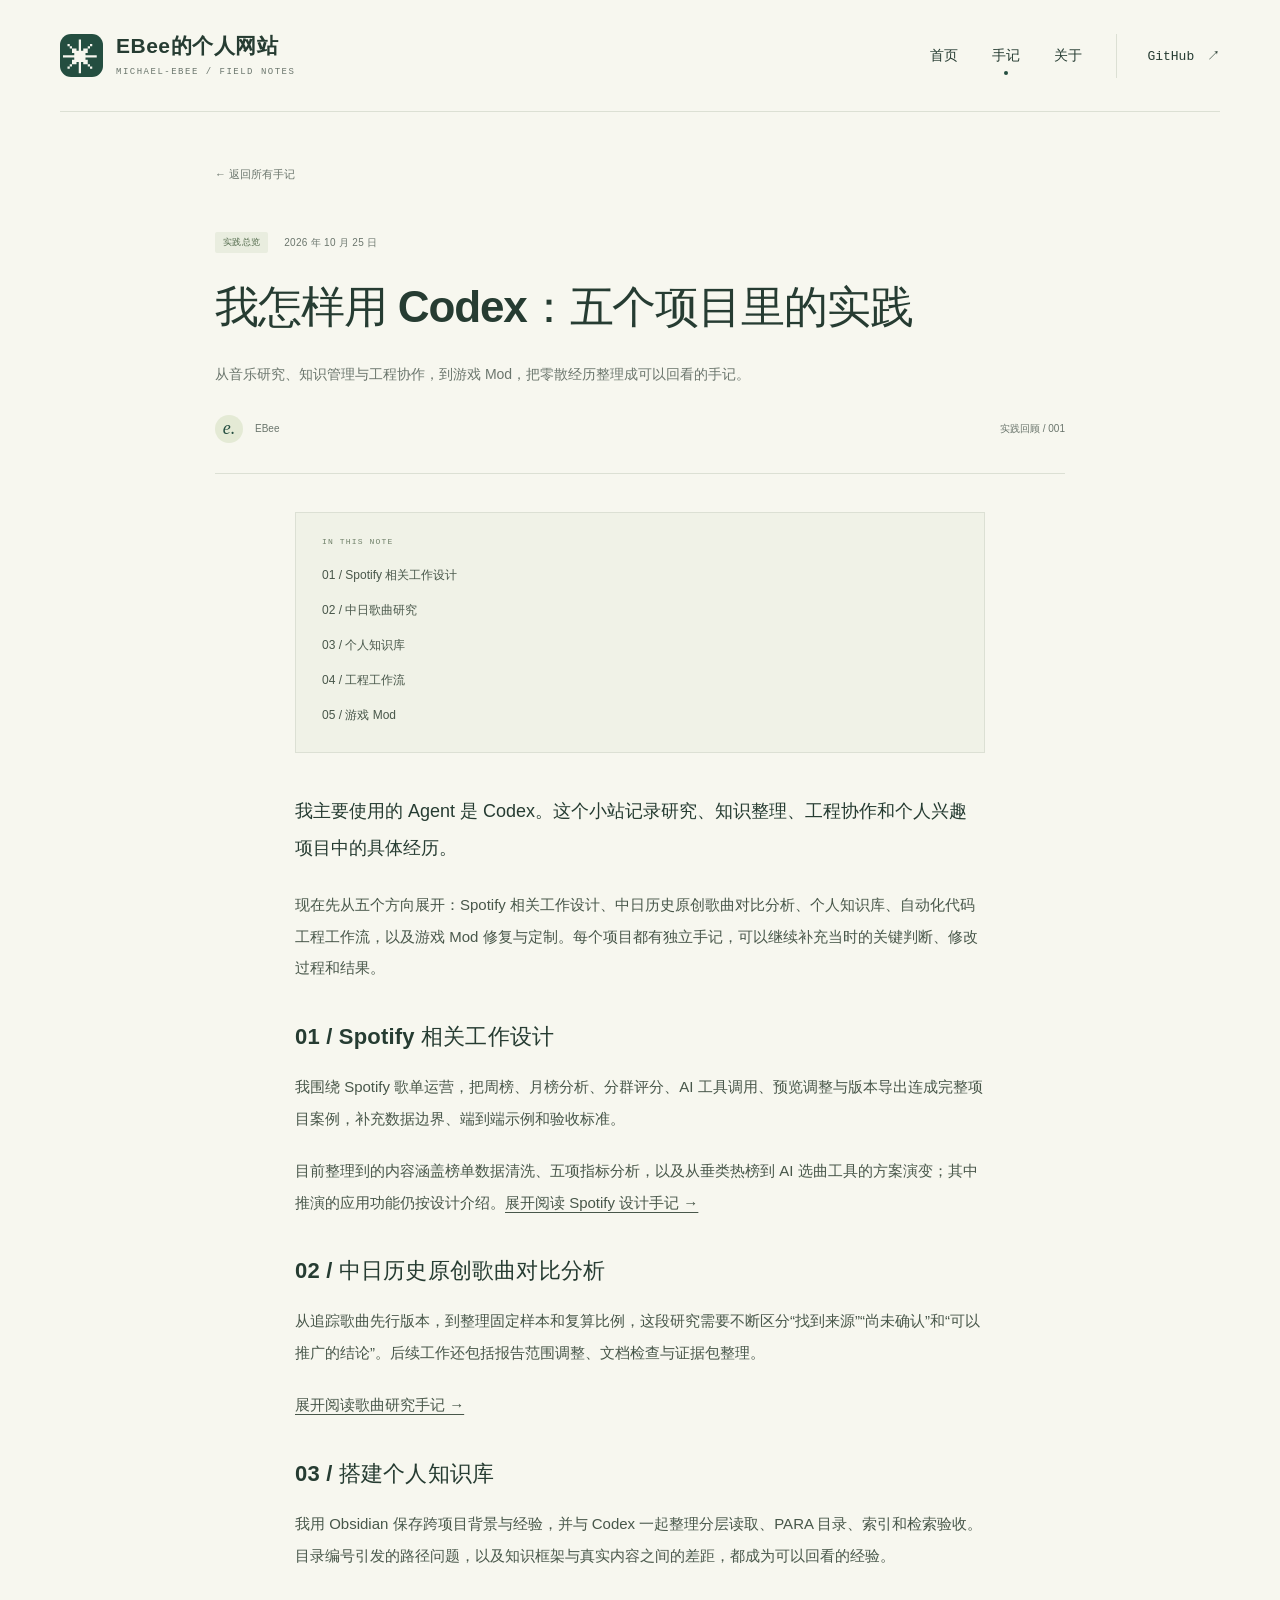
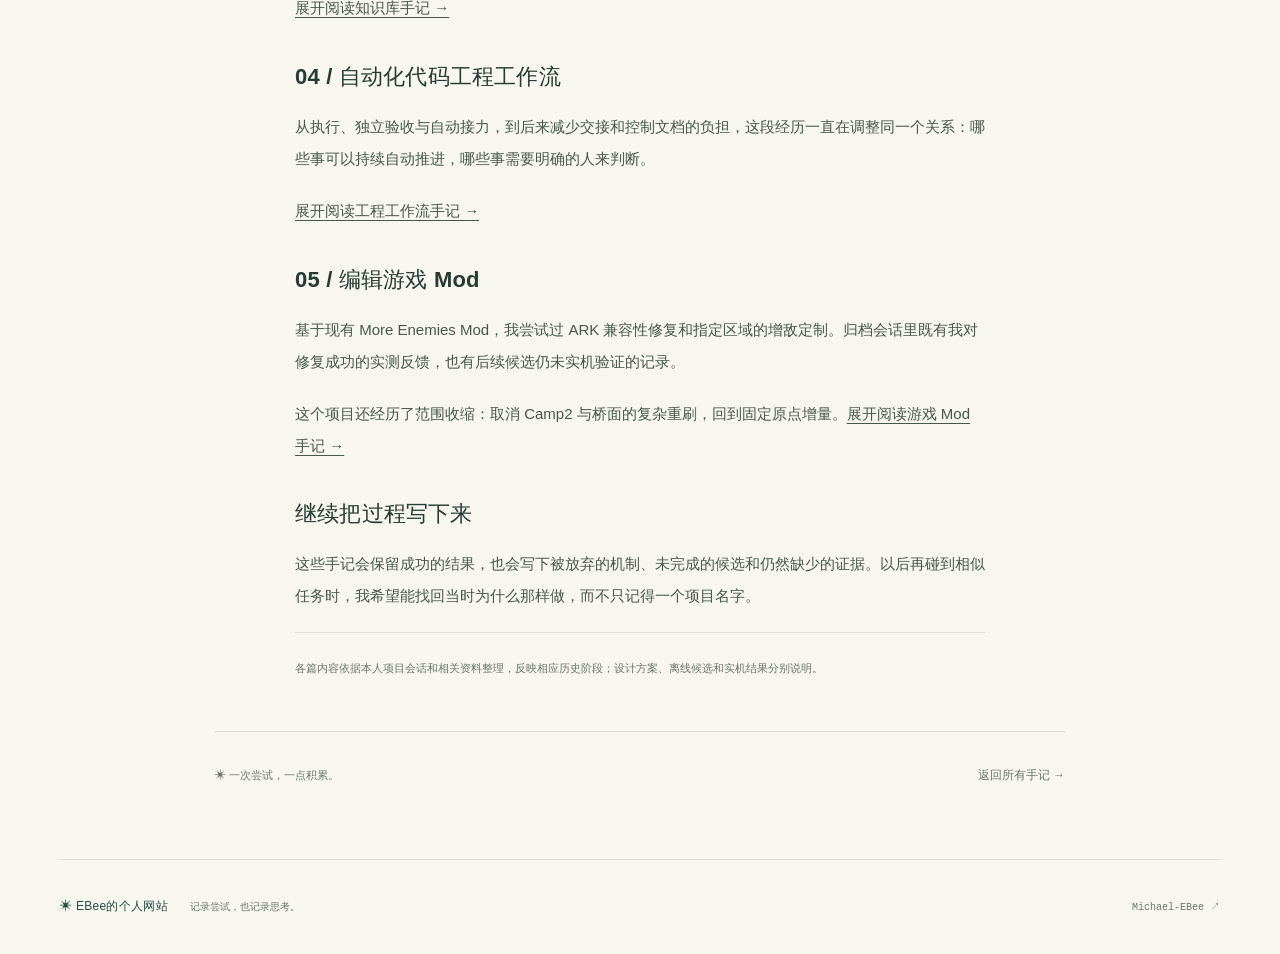
<file: posts/starting.html>
<!doctype html>
<html lang="zh-CN">
<head>
  <meta charset="utf-8">
  <meta name="viewport" content="width=device-width, initial-scale=1">
  <meta name="description" content="从音乐研究、知识管理与工程协作，到游戏 Mod，把零散经历整理成可以回看的手记。">
  <meta name="theme-color" content="#244e40">
  <title>我怎样用 Codex：五个项目里的实践 · EBee的个人网站</title>
  <link rel="icon" type="image/svg+xml" href="../assets/favicon.svg">
  <link rel="stylesheet" href="../assets/styles.css">
  <script src="../assets/main.js" defer></script>
</head>
<body>
  <a class="skip-link" href="#main">跳转到正文</a>
  <header class="site-header wrap">
    <a class="brand" href="../index.html" aria-label="EBee的个人网站首页"><span class="brand-mark" aria-hidden="true">✳</span><span>EBee的个人网站<span class="brand-sub">MICHAEL-EBEE / FIELD NOTES</span></span></a>
    <button class="menu-toggle" type="button" aria-expanded="false" aria-controls="navigation" hidden>菜单 <span aria-hidden="true">＋</span></button>
    <nav id="navigation" aria-label="主导航"><a href="../index.html">首页</a><a href="../notes.html" aria-current="page">手记</a><a href="../about.html">关于</a><a class="github-link" href="https://github.com/Michael-EBee" target="_blank" rel="noopener noreferrer">GitHub <span aria-hidden="true">↗</span><span class="sr-only">（新窗口打开）</span></a></nav>
  </header>
  <main id="main" class="article-main wrap"><a class="back-link" href="../notes.html">← 返回所有手记</a>
<header class="article-header"><div class="note-meta"><span class="tag">实践总览</span><time datetime="2026-10-25">2026 年 10 月 25 日</time></div><h1>我怎样用 Codex：五个项目里的实践</h1><p>从音乐研究、知识管理与工程协作，到游戏 Mod，把零散经历整理成可以回看的手记。</p><div class="author-line"><span class="author-avatar" aria-hidden="true">e.</span><span>EBee</span><span>实践回顾 / 001</span></div></header>
<article class="prose article-body"><nav class="article-toc" aria-label="文章目录"><span class="tiny-label">IN THIS NOTE</span><a href="#spotify">01 / Spotify 相关工作设计</a><a href="#song-research">02 / 中日歌曲研究</a><a href="#knowledge-base">03 / 个人知识库</a><a href="#engineering-workflow">04 / 工程工作流</a><a href="#game-mod">05 / 游戏 Mod</a></nav><p class="article-lead">我主要使用的 Agent 是 Codex。这个小站记录研究、知识整理、工程协作和个人兴趣项目中的具体经历。</p><p>现在先从五个方向展开：Spotify 相关工作设计、中日历史原创歌曲对比分析、个人知识库、自动化代码工程工作流，以及游戏 Mod 修复与定制。每个项目都有独立手记，可以继续补充当时的关键判断、修改过程和结果。</p>
<h2 id="spotify">01 / Spotify 相关工作设计</h2><p>我围绕 Spotify 歌单运营，把周榜、月榜分析、分群评分、AI 工具调用、预览调整与版本导出连成完整项目案例，补充数据边界、端到端示例和验收标准。</p><p>目前整理到的内容涵盖榜单数据清洗、五项指标分析，以及从垂类热榜到 AI 选曲工具的方案演变；其中推演的应用功能仍按设计介绍。<a href="spotify-design.html">展开阅读 Spotify 设计手记 →</a></p>
<h2 id="song-research">02 / 中日历史原创歌曲对比分析</h2><p>从追踪歌曲先行版本，到整理固定样本和复算比例，这段研究需要不断区分“找到来源”“尚未确认”和“可以推广的结论”。后续工作还包括报告范围调整、文档检查与证据包整理。</p><p><a href="song-research.html">展开阅读歌曲研究手记 →</a></p>
<h2 id="knowledge-base">03 / 搭建个人知识库</h2><p>我用 Obsidian 保存跨项目背景与经验，并与 Codex 一起整理分层读取、PARA 目录、索引和检索验收。目录编号引发的路径问题，以及知识框架与真实内容之间的差距，都成为可以回看的经验。</p><p><a href="knowledge-base.html">展开阅读知识库手记 →</a></p>
<h2 id="engineering-workflow">04 / 自动化代码工程工作流</h2><p>从执行、独立验收与自动接力，到后来减少交接和控制文档的负担，这段经历一直在调整同一个关系：哪些事可以持续自动推进，哪些事需要明确的人来判断。</p><p><a href="engineering-workflow.html">展开阅读工程工作流手记 →</a></p>
<h2 id="game-mod">05 / 编辑游戏 Mod</h2><p>基于现有 More Enemies Mod，我尝试过 ARK 兼容性修复和指定区域的增敌定制。归档会话里既有我对修复成功的实测反馈，也有后续候选仍未实机验证的记录。</p><p>这个项目还经历了范围收缩：取消 Camp2 与桥面的复杂重刷，回到固定原点增量。<a href="game-mod.html">展开阅读游戏 Mod 手记 →</a></p>
<h2 id="what-next">继续把过程写下来</h2><p>这些手记会保留成功的结果，也会写下被放弃的机制、未完成的候选和仍然缺少的证据。以后再碰到相似任务时，我希望能找回当时为什么那样做，而不只记得一个项目名字。</p><p class="editorial-note">各篇内容依据本人项目会话和相关资料整理，反映相应历史阶段；设计方案、离线候选和实机结果分别说明。</p></article>
<div class="article-bottom"><span>✳ 一次尝试，一点积累。</span><a class="text-link" href="../notes.html">返回所有手记 →</a></div></main>
  <footer class="site-footer wrap"><a class="footer-brand" href="../index.html">✳ EBee的个人网站</a><p>记录尝试，也记录思考。</p><a href="https://github.com/Michael-EBee" target="_blank" rel="noopener noreferrer">Michael-EBee <span aria-hidden="true">↗</span><span class="sr-only">（新窗口打开）</span></a></footer>
</body>
</html>
</file>
<file: assets/styles.css>
@charset "UTF-8";
:root{--paper:#f7f7ef;--ink:#263c32;--green:#244e40;--muted:#6b766d;--line:#dce0d4;--orange:#d77a4e;--serif:Georgia,"Noto Serif SC","Source Han Serif SC","Songti SC",SimSun,serif;--sans:Inter,"Segoe UI","PingFang SC","Microsoft YaHei",sans-serif;--mono:"Cascadia Code",Consolas,monospace}
*{box-sizing:border-box}html{scroll-behavior:smooth}body{margin:0;background:var(--paper);color:var(--ink);font-family:var(--sans);-webkit-font-smoothing:antialiased}a{color:inherit;text-decoration:none}button{font:inherit}a,button{-webkit-tap-highlight-color:transparent}a:focus-visible,button:focus-visible{outline:3px solid var(--orange);outline-offset:5px}button{cursor:pointer}::selection{background:#dce6c8;color:var(--green)}.wrap{width:min(1160px,calc(100% - 96px));margin-inline:auto}.sr-only{position:absolute;width:1px;height:1px;padding:0;margin:-1px;overflow:hidden;clip:rect(0,0,0,0);white-space:nowrap;border:0}.skip-link{position:fixed;top:8px;left:12px;transform:translateY(-150%);z-index:30;background:var(--green);color:#fff;padding:12px 20px}.skip-link:focus{transform:translateY(0)}
.site-header{height:112px;display:flex;justify-content:space-between;align-items:center;border-bottom:1px solid var(--line)}.brand{display:flex;gap:13px;align-items:center;font-weight:650;font-size:21px;letter-spacing:.5px;line-height:1.4}.brand-mark{display:grid;place-items:center;width:43px;height:43px;background:var(--green);color:var(--paper);border-radius:11px;font-size:36px;font-weight:400}.brand-sub{display:block;font:9px/1.7 var(--mono);letter-spacing:1.5px;margin-top:4px;color:var(--muted)}.site-header nav{display:flex;gap:34px;align-items:center;font-size:14px}.site-header nav a{position:relative;padding:13px 0}.site-header nav a:hover{color:var(--orange)}.site-header nav [aria-current=page]::after{content:"";position:absolute;bottom:3px;left:calc(50% - 2px);height:4px;width:4px;background:var(--green);border-radius:50%}.site-header nav .github-link{border-left:1px solid var(--line);padding-left:30px;font-family:var(--mono);font-size:13px}.github-link span{margin-left:5px}.menu-toggle{border:1px solid var(--line);background:transparent;border-radius:4px;padding:8px 11px;font-size:13px}
.hero{display:grid;grid-template-columns:1.1fr 1fr;gap:30px;align-items:center;padding-top:88px;padding-bottom:82px}.eyebrow{font:10px/1.6 var(--mono);letter-spacing:2px;color:var(--muted);margin:0 0 20px}.hero-copy .eyebrow{display:flex;align-items:center;gap:9px}.status-dot{width:6px;height:6px;border-radius:50%;background:var(--orange)}h1,h2,h3,p{margin-top:0}.hero h1{font-size:clamp(38px,4.3vw,60px);line-height:1.43;letter-spacing:-2.5px;margin-bottom:24px;font-weight:630}.underline{position:relative;white-space:nowrap;z-index:0}.underline::after{content:"";height:10px;background:#d9e1bd;position:absolute;left:1px;right:1px;bottom:1px;transform:rotate(-1.5deg);z-index:-1}.hero-description{font-size:15px;color:var(--muted);line-height:2.15;margin-bottom:29px;letter-spacing:.15px}.hero-actions{display:flex;gap:28px;align-items:center}.button{display:inline-flex;justify-content:center;gap:30px;align-items:center;min-height:48px;padding:12px 23px;border:1px solid var(--green);border-radius:4px;background:var(--green);color:var(--paper);font-size:13px;transition:background .18s,transform .18s}.button:hover{background:#356653;transform:translateY(-2px)}.text-link{font-size:12px;display:inline-flex;gap:14px;align-items:center;padding-block:10px}.text-link:hover{color:var(--orange)}.hero-footnote{font-size:10px;letter-spacing:.5px;color:var(--muted);margin:30px 0 0}.hero-footnote>span{color:var(--orange);font-size:17px;margin-right:6px}.hero-art{padding:8px 0 0 5px}.field-sheet{height:375px;max-width:470px;position:relative;border:1px solid #d4daca;border-radius:3px;background-color:#eff1e5;background-image:linear-gradient(#dae0ce77 1px,transparent 1px),linear-gradient(90deg,#dae0ce77 1px,transparent 1px);background-size:23px 23px;box-shadow:8px 8px 0 #e9ecde;transform:rotate(2deg);margin-inline:auto;overflow:hidden}.sheet-top{display:flex;justify-content:space-between;align-items:center;padding:20px 22px 0;font:9px var(--mono);letter-spacing:1.2px;color:#70816c}.sheet-cross{font-size:22px}.sheet-caption{position:absolute;top:56px;left:25px;font-size:12px;color:#5f725e;letter-spacing:2px}.flow-lines{position:absolute;inset:0;width:100%;height:100%}.flow-note{position:absolute;z-index:2;background:#fafaf3;box-shadow:0 3px 10px #29422d0a;border:1px solid #d6ddc9;padding:17px 19px;border-radius:3px;display:flex;flex-direction:column;gap:8px}.tiny-label{font:8px/1.6 var(--mono);letter-spacing:1.15px;color:#6f8069}.flow-note strong{font-weight:500;font-size:16px}.idea{top:97px;left:32px;transform:rotate(-6deg)}.note-dot{color:var(--orange);font-weight:700}.note-small{font-size:10px;color:#798271}.agent-orbit{position:absolute;top:133px;right:49px;width:150px;height:150px;border:1px solid #aebca2;border-radius:50%;background:#e4e9d8bb;display:flex;flex-direction:column;justify-content:center;align-items:center;gap:8px;outline:1px dashed #b5c1a8;outline-offset:8px}.agent-orbit strong{font:32px/1 var(--serif);font-weight:400}.agent-orbit>span:last-child{font-size:9px;letter-spacing:1.5px;color:#6b7b61}.orbit-spark{font-size:31px;line-height:1;color:var(--green)}.verify{left:64px;bottom:55px;transform:rotate(-3deg);padding:14px 18px}.verify strong{font-size:15px}.check-icon{border:1px solid #809577;border-radius:50%;font-size:10px;display:inline-grid;place-items:center;width:16px;height:16px}.sheet-bottom{position:absolute;left:22px;right:22px;bottom:14px;display:flex;justify-content:space-between;align-items:center;font:7px var(--mono);letter-spacing:.65px;color:#77876c}.pencil-mark{font-family:var(--sans);font-size:11px;color:#a26445;transform:rotate(-5deg)}.art-caption{display:flex;justify-content:center;align-items:center;gap:10px;font-size:10px;color:#7b826f;margin-top:26px;letter-spacing:1px}.art-caption>span{color:var(--orange);font-size:20px}
.section-heading{display:flex;align-items:flex-end;justify-content:space-between;margin-bottom:27px;gap:20px}.section-heading .eyebrow{font-size:9px;margin-bottom:9px}.section-heading h2{font-size:26px;font-weight:530;letter-spacing:-.5px;margin-bottom:0}.orange-dot{color:var(--orange);padding-left:4px}.latest-section{padding-bottom:64px}.latest-layout{display:grid;grid-template-columns:2.15fr 1fr;gap:30px}.featured-note{border:1px solid var(--line);padding:31px 34px;display:grid;grid-template-columns:46px 1fr;gap:15px;border-radius:3px;transition:border-color .18s,background .18s}.featured-note:hover{border-color:#91a88a;background:#f1f3e8}.note-index{font:italic 22px/1.5 var(--serif);color:#9aa88e}.note-meta{display:flex;align-items:center;gap:16px;font-size:10px;letter-spacing:.3px;color:var(--muted);margin-bottom:17px}.tag{background:#e9eddf;color:#556d4e;padding:4px 8px;border-radius:2px;font-size:9px}.featured-note h3{position:relative;font-size:25px;letter-spacing:.2px;line-height:1.65;font-weight:550;padding-right:30px;margin-bottom:14px}.article-arrow{position:absolute;right:0;top:1px;font-size:22px;font-weight:400}.featured-note p{font-size:12px;color:var(--muted);line-height:2;margin-bottom:21px;max-width:470px}.read-link{font-size:10px;display:flex;align-items:center;gap:13px}.margin-note{border-top:1px solid #d9ddcb;border-bottom:1px solid #d9ddcb;padding:25px 22px;background:#f0f1e7;display:flex;flex-direction:column;position:relative}.quote-mark{font:65px/.7 var(--serif);color:#b2b99b;margin-top:27px;display:block;height:35px}.margin-note>p{font-family:var(--serif);font-size:21px;line-height:1.8;margin:0 0 22px;font-weight:400}.margin-note-bottom{display:flex;align-items:center;gap:10px;color:#7b816c;font-size:10px;margin-top:auto}.hand-line{width:24px;height:1px;background:#aab397}.topics-section{padding:15px 0 65px}.section-hint{color:var(--muted);font-size:10px;padding-bottom:5px}.topic-list{border-top:1px solid var(--line)}.topic-row{display:grid;grid-template-columns:50px 1.12fr 1fr 40px;gap:20px;align-items:center;padding:24px 2px;border-bottom:1px solid var(--line)}.topic-number{font:italic 17px var(--serif);color:#8d9b81}.topic-row h3{font-size:14px;font-weight:500;margin:0}.topic-row p{font-size:11px;color:var(--muted);margin:0;line-height:1.8}.draft-label{font-size:9px;color:#7e8774;border:1px solid var(--line);padding:3px 6px;text-align:center;white-space:nowrap}.closing{display:flex;align-items:center;gap:24px;padding:30px 0 47px}.closing-star{font-size:42px;color:var(--green)}.closing h2{font-size:18px;letter-spacing:.3px;font-weight:500;margin-bottom:10px}.closing p{font-size:11px;color:var(--muted);margin:0}.closing .text-link{margin-left:auto}.site-footer{border-top:1px solid var(--line);display:flex;align-items:center;gap:22px;min-height:95px;color:var(--muted);font-size:10px}.footer-brand{font-size:12px;color:var(--green);letter-spacing:.3px}.site-footer p{margin:0}.site-footer>a:last-child{margin-left:auto;font-family:var(--mono);font-size:10px}
.inner-main{min-height:calc(100vh - 207px);padding-top:75px;padding-bottom:80px}.page-intro{margin-bottom:56px}.page-intro h1{font-size:44px;line-height:1.55;font-weight:550;letter-spacing:-1.8px;margin-bottom:21px}.page-intro>p:not(.eyebrow){font-size:14px;line-height:2;color:var(--muted)}.archive-heading{display:flex;justify-content:space-between;border-bottom:1px solid var(--line);padding-bottom:17px;font-size:11px;color:var(--muted)}.archive-entry{display:grid;grid-template-columns:130px 1fr 30px;gap:25px;padding:36px 0;border-bottom:1px solid var(--line)}.archive-entry:hover h2{color:#568058}.archive-entry>time{font:11px/2 var(--mono);color:var(--muted);padding-top:3px}.archive-entry .note-meta{margin-bottom:12px}.archive-entry h2{font-size:22px;line-height:1.7;font-weight:500;margin-bottom:12px}.archive-entry p{font-size:12px;color:var(--muted);line-height:1.8;margin-bottom:0}.archive-arrow{font-size:25px;margin-top:29px}.archive-end{text-align:center;color:#7d8774;padding:60px 0 15px;font-size:11px}.archive-end span{font-size:23px;color:#9baa8c;display:block;margin-bottom:13px}.about-layout{display:grid;grid-template-columns:240px 1fr;gap:80px;max-width:950px}.about-avatar{height:260px;background:#e9edde;border:1px solid #d6dec9;display:flex;align-items:center;justify-content:center;flex-direction:column;gap:30px;transform:rotate(-3deg);margin-top:15px;box-shadow:6px 6px 0 #f0f1e7}.about-avatar>span{font:italic 100px/1 var(--serif);letter-spacing:-10px;color:var(--green);margin-left:-10px}.about-avatar small{font:9px var(--mono);letter-spacing:2px;color:#73836a}.prose{font-size:15px;line-height:2.1;color:#48574a;overflow-wrap:anywhere}.prose h2{font-size:22px;line-height:1.7;font-weight:550;letter-spacing:.2px;color:var(--ink);margin:34px 0 16px}.prose h2:first-child{margin-top:0}.prose p{margin-bottom:21px}.prose .button{margin-top:15px}.prose a:not(.button){text-decoration:underline;text-underline-offset:4px}.article-main{max-width:850px;padding-top:45px;padding-bottom:65px}.back-link{display:inline-block;font-size:11px;color:var(--muted);padding:10px 0;margin-bottom:40px}.back-link:hover{color:var(--green)}.article-header{border-bottom:1px solid var(--line);padding-bottom:30px}.article-header h1{font-size:44px;line-height:1.55;letter-spacing:-1.1px;font-weight:570;margin:20px 0}.article-header>p{font-size:14px;line-height:1.9;color:var(--muted);margin-bottom:27px}.author-line{display:flex;align-items:center;gap:12px;font-size:10px;color:var(--muted)}.author-line>span:last-child{margin-left:auto}.author-avatar{display:inline-grid;place-items:center;width:28px;height:28px;background:#e4ead5;color:var(--green);border-radius:50%;font:italic 18px var(--serif)}.article-body{max-width:690px;margin:38px auto 50px}.article-lead{font-size:18px;color:var(--ink);font-weight:500}.article-body ul,.article-body ol{padding-left:25px;margin:20px 0 30px}.article-body li{padding-left:4px;margin-bottom:12px}.article-body strong{font-weight:600}.article-body blockquote{border-left:3px solid #77956b;background:#edf0e3;padding:22px 26px;margin:30px 0;color:var(--green);font-family:var(--serif);font-size:20px}.article-body blockquote p{margin:0}.article-signoff{margin-top:30px}.article-signoff>span{font-size:11px;color:var(--muted)}.article-bottom{display:flex;gap:20px;justify-content:space-between;align-items:center;border-top:1px solid var(--line);padding-top:25px;font-size:11px;color:var(--muted)}
@media(min-width:1450px){.hero{padding-block:100px}.hero h1{font-size:62px}.field-sheet{height:390px}.hero-description{font-size:16px}}
@media(max-width:1050px){.wrap{width:calc(100% - 64px)}.hero{gap:22px;padding-block:65px}.hero h1{font-size:43px}.hero-description{font-size:13px}.field-sheet{height:335px}.agent-orbit{right:27px;top:125px;width:125px;height:125px}.idea{left:24px;top:84px;padding:15px}.verify{left:35px;bottom:47px}.flow-note strong{font-size:14px}.note-small{font-size:9px}.sheet-bottom{left:15px;right:15px;font-size:6px}.pencil-mark{font-size:9px}.latest-layout{gap:22px}.featured-note{padding:25px;grid-template-columns:30px 1fr;gap:10px}.featured-note h3{font-size:22px}.margin-note{padding:25px 19px}.margin-note>p{font-size:18px}.topic-row{grid-template-columns:35px 1.2fr 1fr 35px;gap:14px}.about-layout{gap:45px}}
@media(max-width:760px){.wrap{width:calc(100% - 40px)}.site-header{height:87px;position:relative;flex-wrap:wrap;gap:12px;padding-block:16px}.brand{font-size:19px;gap:10px}.brand-mark{width:37px;height:37px;font-size:30px;border-radius:9px}.brand-sub{font-size:7px;letter-spacing:1.2px}.site-header nav{gap:22px;font-size:12px}.site-header nav .github-link{padding-left:19px;font-size:11px}.hero{grid-template-columns:1fr;padding:48px 0 45px;gap:45px}.hero h1{font-size:clamp(37px,8vw,54px);letter-spacing:-1.5px;margin-bottom:19px}.hero-copy .eyebrow{font-size:9px;margin-bottom:20px}.hero-description{font-size:13px;line-height:2}.hero-footnote{margin-top:23px;font-size:9px}.hero-art{padding:0 9px 0 3px}.field-sheet{max-width:440px;height:345px}.agent-orbit{right:40px;top:119px;width:138px;height:138px}.idea{left:28px;top:86px;padding:17px}.flow-note strong{font-size:15px}.note-small{font-size:10px}.verify{left:47px;bottom:51px}.sheet-bottom{left:18px;right:18px;font-size:6.5px}.pencil-mark{font-size:10px}.art-caption{font-size:9px;margin-top:22px;letter-spacing:.5px}.section-heading{margin-bottom:22px;gap:12px}.section-heading h2{font-size:23px}.latest-layout{grid-template-columns:1fr}.latest-section{padding-bottom:43px}.featured-note{padding:25px 22px;grid-template-columns:30px 1fr;gap:9px}.featured-note h3{font-size:22px;line-height:1.7}.featured-note p{font-size:12px;line-height:1.9}.margin-note{display:none}.section-heading .text-link{font-size:11px}.topics-section{padding:13px 0 40px}.section-hint{font-size:9px;white-space:nowrap}.topics-section .section-heading{align-items:flex-start;flex-direction:column;gap:12px}.topic-row{grid-template-columns:27px 1fr 35px;gap:10px;padding:21px 0}.topic-row h3{font-size:13px}.topic-row p{grid-column:2;grid-row:auto;font-size:10px}.topic-row .draft-label{grid-column:3;grid-row:1/3;font-size:8px}.topic-number{align-self:start;padding-top:1px}.closing{gap:16px;flex-wrap:wrap;padding:20px 0 36px}.closing-star{font-size:35px}.closing h2{font-size:16px}.closing p{font-size:10px}.closing .text-link{margin-left:51px;font-size:11px}.site-footer{min-height:106px;gap:10px;flex-wrap:wrap;justify-content:space-between;align-content:center;padding-block:21px;font-size:9px}.site-footer p{order:3;width:100%}.site-footer>a:last-child{font-size:9px}.inner-main{padding:45px 0 55px;min-height:calc(100vh - 193px)}.page-intro{margin-bottom:38px}.page-intro h1{font-size:32px;letter-spacing:-1px}.page-intro>p:not(.eyebrow){font-size:13px}.archive-entry{grid-template-columns:1fr 20px;gap:13px;padding:28px 0}.archive-entry>time{grid-column:1/3;font-size:10px}.archive-entry h2{font-size:19px}.archive-entry p{font-size:11px}.archive-arrow{margin-top:28px}.archive-end{padding-top:43px;font-size:10px}.about-layout{grid-template-columns:1fr;gap:40px}.about-avatar{width:170px;height:170px;margin:0 auto}.about-avatar>span{font-size:75px}.about-avatar small{font-size:7px;letter-spacing:1.3px}.about-avatar{gap:15px}.prose{font-size:14px;line-height:2}.prose h2{font-size:20px}.article-main{padding-top:25px;padding-bottom:45px}.back-link{margin-bottom:22px}.article-header h1{font-size:31px;letter-spacing:-.8px;margin:17px 0;line-height:1.6}.article-header>p{font-size:12px}.article-header{padding-bottom:24px}.article-body{margin-top:28px}.article-lead{font-size:16px}.article-body blockquote{font-size:18px;margin:27px 0;padding:20px}.article-bottom{font-size:9px}.article-bottom .text-link{font-size:10px}}
@media(max-width:560px){.site-header nav{width:100%;justify-content:flex-start;gap:27px;padding:11px 0 8px}.site-header:has(nav:not([hidden])){height:auto;min-height:87px}.js .menu-toggle:not([hidden]){display:block}.js .site-header:has(nav[hidden]){height:87px}.site-header nav[hidden]{display:none}.hero-actions{gap:23px}.hero-actions .text-link{font-size:11px}.button{font-size:12px;min-height:47px;padding-inline:20px}.field-sheet{height:325px}.agent-orbit{right:27px;top:119px;width:122px;height:122px;gap:7px}.agent-orbit strong{font-size:28px}.agent-orbit>span:last-child{font-size:8px}.orbit-spark{font-size:27px}.idea{left:20px;top:83px;padding:14px}.flow-note strong{font-size:14px}.note-small{font-size:9px}.tiny-label{font-size:7px}.verify{left:35px;bottom:48px;padding:12px 15px}.sheet-caption{font-size:11px;left:22px}.sheet-top{padding:15px 19px 0;font-size:8px}.featured-note h3{font-size:20px}.featured-note{padding-inline:17px}.note-index{font-size:20px}.note-meta{gap:12px;font-size:9px}}
.article-toc{display:flex;flex-direction:column;gap:10px;border:1px solid var(--line);padding:23px 26px;margin:30px 0 40px;background:#f0f2e7}.article-toc a{font-size:12px;text-decoration:none!important}.article-toc a:hover{color:var(--orange)}.article-toc .tiny-label{margin-bottom:4px}.content-note{border-left:2px solid #b0b99a;padding:12px 19px;background:#eef0e4;font-size:13px}.editorial-note{padding-top:24px;border-top:1px solid var(--line);font-size:11px!important;color:var(--muted)}.prose code{font:12px/1.8 var(--mono);background:#e9eddf;padding:2px 5px;border-radius:2px;overflow-wrap:anywhere}.topic-row[href]:hover{background:#eef1e5}.topic-row[href]:hover h3{color:#527749}h2[id]{scroll-margin-top:24px}
.process-strip{display:flex;align-items:center;flex-wrap:wrap;gap:8px 12px;margin:25px 0;padding:18px 20px;background:#edf0e3;font-size:12px;color:var(--green)}.process-strip>span[aria-hidden]{color:#8c9d7e}.table-scroll{max-width:100%;overflow-x:auto;margin:25px 0 28px}.table-scroll:focus-visible{outline:2px solid var(--orange);outline-offset:3px}.prose table{border-collapse:collapse;width:100%;min-width:500px;font-size:12px;line-height:1.9}.prose caption{text-align:left;color:var(--muted);font-size:11px;padding-bottom:12px}.prose th,.prose td{border:1px solid var(--line);text-align:left;padding:13px 15px;vertical-align:top}.prose thead th{background:#e9eddf;font-weight:550}.prose tbody th{font-weight:550;white-space:nowrap}
@media(max-width:760px){.topic-row .draft-label{min-width:39px;font-size:8px}.article-toc{padding:20px}.article-toc a{font-size:11px}.content-note{font-size:12px}}
@media(prefers-reduced-motion:reduce){html{scroll-behavior:auto}*,*::before,*::after{transition:none!important}}
</file>
<file: assets/mlp-lab.css>
.lab { padding-block: 38px 64px; }
.lab > .article-header { margin-bottom: 28px; }
.lab [hidden] { display: none !important; }
.lab :is(input, select, .table-wrap):focus-visible { outline: 3px solid var(--orange); outline-offset: 3px; }
.section-intro p, .explanation p, .sources p { line-height: 1.85; text-wrap: pretty; }
.lab h2 { font-size: clamp(19px, 2vw, 25px); line-height: 1.45; letter-spacing: -.025em; margin: 0; }
.lab-kicker { color: var(--muted); font: 11px/1.4 var(--mono); letter-spacing: .18em; margin: 0 0 6px; }

.bench {
  color-scheme: dark;
  --ink: #e8f1f8;
  --green: #65e2d4;
  --muted: #abbbcf;
  --line: #2c4559;
  --orange: #ffd592;
  --edge-positive: #4fe6d1;
  --edge-negative: #a990ff;
  --screen: #061320;
  display: grid;
  grid-template-columns: minmax(0, 1.78fr) minmax(310px, 1fr);
  gap: 1px;
  color: var(--ink);
  background: linear-gradient(118deg, #06171c, #122036 70%, #21213b);
  border: 4px solid #142331;
  border-radius: 10px;
  overflow: hidden;
  box-shadow: 0 9px 20px #162a2517;
}
.bench ::selection { background: #355b68; color: white; }
.bench .lab-kicker { color: var(--green); }
.board {
  padding: clamp(15px, 1.9vw, 24px);
  border-top: 2px solid #64d8cf;
  background: radial-gradient(ellipse at 2% 2%, #163c48 0, transparent 45%), linear-gradient(128deg, #102536, #091626 78%);
}
.board-head, .setup-head, .trainer-head, .scrub-label, #sample-pager {
  display: flex; justify-content: space-between; align-items: center; flex-wrap: wrap; gap: 8px;
}
.board-head { margin-bottom: 14px; }
.board-head h2 { display: flex; align-items: center; gap: 11px; }
#topology { color: #9ee9ef; font: 500 clamp(14px, 1.4vw, 19px)/1 var(--mono); letter-spacing: -.04em; }
.bench button, .bench select {
  background: #1a2a42; color: var(--ink); border: 1px solid #405370; border-radius: 5px;
  padding: 8px 10px; min-height: 38px; font: 14px/1.35 var(--sans);
}
.bench select { cursor: pointer; font-family: var(--mono); max-width: 100%; }
.bench button:enabled:hover, .bench select:hover { color: white; border-color: #80c6df; }
.lab button:disabled { opacity: .48; cursor: default; }
#play { background: #67e4d6; border-color: #67e4d6; color: #081a25; font-weight: 650; }
#play:hover { box-shadow: 0 0 14px #65e2d433; }
.network-screen {
  position: relative; isolation: isolate;
  padding: 12px 12px 4px; border: 1px solid #34586e; border-radius: 3px;
  background-color: var(--screen);
  background-image: radial-gradient(ellipse at 49% 50%, #23456380, transparent 72%), linear-gradient(#65cde211 1px, transparent 1px), linear-gradient(90deg, #65cde211 1px, transparent 1px), linear-gradient(#65cde21a 1px, transparent 1px), linear-gradient(90deg, #65cde21a 1px, transparent 1px);
  background-size: auto, 18px 18px, 18px 18px, 90px 90px, 90px 90px;
  box-shadow: inset 0 0 27px #020812b3;
}
.network-screen::before, .network-screen::after {
  content: ""; position: absolute; pointer-events: none;
  width: 22px; height: 14px; border-color: #78cfdc; border-style: solid;
}
.network-screen::before { top: -1px; left: -1px; border-width: 2px 0 0 2px; }
.network-screen::after { bottom: -1px; right: -1px; border-width: 0 2px 2px 0; }
#flow-status {
  display: block; width: fit-content; min-height: 18px; color: #b9e7ee;
  border-left: 2px solid #71d9dd; padding-left: 8px;
  font: 13px/1.5 var(--mono); font-variant-numeric: tabular-nums;
}
#network { display: block; width: 100%; height: auto; max-height: 450px; margin-inline: auto; }
#network text { font-family: var(--mono); text-anchor: middle; }
.signal-dot { fill: #fff1bc; stroke: #ffbe56; stroke-width: 1.5px; filter: drop-shadow(0 0 2px #ffb350); }
.signal-dot.zero { fill: var(--screen); stroke: #ffe3a9; filter: none; }
.bench .signal-trails { fill: none; stroke: #ffd88c; stroke-opacity: .65; stroke-width: 2.5; stroke-linecap: round; }
.net-layer { fill: #c7d6eb; font-size: 15px; }
.net-node circle { fill: #122e3b; stroke: #6fc8d3; stroke-width: 1.5; }
.net-node.output circle { fill: #2c2744; stroke: #c5b6ff; }
.net-node .activation-ring { fill: none; stroke: #67f5de; stroke-width: 2px; pointer-events: none; }
.net-node.output .activation-ring { fill: none; stroke: #c6b5ff; }
#network[data-receiving="hidden"] .hidden-unit .activation-ring,
#network[data-receiving="output"] .output .activation-ring { filter: drop-shadow(0 0 3px #74efef); }
.node-symbol { fill: #e7fafc; font-size: 18px; font-weight: 640; }
.net-node.compact .node-symbol { font-size: 13.5px; }
.node-value { fill: #c4dfec; font-size: 14px; }
.output .node-symbol, .output .node-value { fill: #f0eaff; }
.edge-value { stroke: var(--screen); stroke-width: 5px; stroke-linejoin: round; paint-order: stroke; font-size: 15px; }
.legend { display: flex; gap: 6px 14px; flex-wrap: wrap; color: #bccbdc; font-size: 13px; margin-top: 12px; }
.legend span { display: inline-flex; align-items: center; gap: 6px; }
.legend i { height: 2px; width: 18px; background: var(--edge-positive); }
.legend span:nth-child(2) i { background: var(--edge-negative); }
.flow-readout { padding-top: 10px; margin-top: 10px; border-top: 1px solid var(--line); }
.flow-readout p { font-size: 13px; line-height: 1.7; color: var(--muted); margin: 2px 0; overflow-wrap: anywhere; }
#flow-summary { color: #deedf4; }

.trainer {
  padding: clamp(16px, 1.7vw, 24px);
  border-top: 2px solid #a999e6;
  background: linear-gradient(150deg, #1c2840, #111b2e 52%, #171b31);
}
.setup { padding-bottom: 18px; border-bottom: 1px solid var(--line); margin-bottom: 18px; }
.setup-head h2, .trainer-head h2 { font-size: 20px; }
.board-selects { display: grid; grid-template-columns: repeat(2, minmax(0,1fr)); gap: 10px; margin-top: 13px; }
.board-selects label, .trainer-head label { color: var(--muted); font-size: 13px; }
.board-selects label { display: grid; gap: 4px; }
.board-selects label:last-child { grid-column: 1 / -1; }
.trainer-head label { display: flex; align-items: center; gap: 6px; }
.metrics { display: grid; grid-template-columns: repeat(2, minmax(0,1fr)); gap: 8px; margin: 14px 0 12px; }
.metrics > div { background: #0b1626; border: 1px solid #344659; border-left: 2px solid #67cfc0; border-radius: 3px; padding: 10px; }
.metrics > :last-child { border-left-color: #9e87d1; }
.metrics span, .scrub-label, .curve-caption { color: var(--muted); font-size: 13px; }
.metrics strong { display: block; color: #82f2de; font: 500 clamp(22px, 2.3vw, 32px)/1.3 var(--mono); margin-top: 3px; }
.metrics > :last-child strong { color: #c6b7ff; }
#curve { width: 100%; height: auto; display: block; }
.chart-grid path { stroke: #34455a; fill: none; }
.chart-text { fill: #b8c9d8; font: 10px var(--mono); }
#curve-full, #curve-past { fill: none; stroke-width: 2.5; }
#curve-full { stroke: #a293c8; stroke-dasharray: 4 3; }
#curve-past { stroke: var(--edge-positive); }
#curve-dot { fill: #ffe0a5; stroke: var(--screen); stroke-width: 1.5; filter: drop-shadow(0 0 2px #ffc474); }
.curve-caption { margin: 7px 0 18px; line-height: 1.6; }
.scrub-label strong { color: var(--ink); font: 600 14px var(--mono); }
#epoch { width: 100%; margin: 0; min-height: 32px; accent-color: var(--green); cursor: pointer; }
.controls { display: flex; flex-wrap: wrap; gap: 6px; }
.controls button { flex: 1 0 auto; }

.lab-section, .sources { margin-top: clamp(32px, 4vw, 56px); }
.section-intro { margin-bottom: 14px; }
.section-intro p, .sources p { margin: 6px 0 0; font-size: 15px; color: var(--muted); }
.samples { display: grid; grid-template-columns: repeat(4, minmax(0,1fr)); gap: 10px; }
.sample-card { padding: 14px; font-size: 14px; line-height: 1.65; border: 1px solid var(--line); border-radius: 4px; background: #fafaf3; }
.pair { display: flex; flex-wrap: wrap; justify-content: space-between; align-items: center; gap: 5px; }
.pair small, .sample-result { color: var(--muted); }
.pair strong { font: 600 17px var(--mono); color: var(--green); overflow-wrap: anywhere; }
.prob-bar { position: relative; height: 6px; margin: 12px 0; border-radius: 4px; background: #e1e6d6; }
.prob-bar > b { display: block; height: 100%; border-radius: inherit; background: #587a64; }
.prob-bar::after { content: ''; position: absolute; left: 50%; top: -3px; bottom: -3px; border-left: 2px solid #af582f; }
#sample-pager { justify-content: flex-end; margin-top: 12px; color: var(--muted); font-size: 14px; }
#sample-pager button {
  background: transparent; color: var(--green); border: 1px solid #bbc9bb; border-radius: 4px;
  padding: 7px 14px; min-height: 38px; font-size: 14px;
}
#sample-pager button:enabled:hover { background: #e9eee2; }
.table-wrap { max-height: 29rem; overflow: auto; border: 1px solid var(--line); border-radius: 3px; }
.table-wrap table { width: 100%; min-width: 600px; border-collapse: separate; border-spacing: 0; font-size: 14px; }
.table-wrap :is(th,td) { border-bottom: 1px solid var(--line); padding: 10px 14px; white-space: nowrap; text-align: right; }
.table-wrap td { font-family: var(--mono); }
.table-wrap th { font-weight: 550; }
.table-wrap thead th { position: sticky; top: 0; z-index: 1; color: var(--green); background: #e9eddf; }
.table-wrap tbody tr:last-child > * { border-bottom: 0; }
.table-wrap tr > :first-child { position: sticky; left: 0; text-align: left; background: var(--paper); border-right: 1px solid var(--line); }
.table-wrap thead tr > :first-child { background: #e9eddf; z-index: 2; }
.learn { display: grid; grid-template-columns: minmax(145px,1fr) minmax(0,2.3fr); gap: 24px; border-top: 1px solid var(--line); padding-top: 24px; }
.explanation { max-width: 72ch; }
.explanation p { color: var(--ink); margin: 0 0 12px; }
.explanation strong { color: var(--ink); }
.explanation .observation { padding: 12px 16px; background: #eef0e4; border-left: 3px solid var(--orange); }
.observation strong { display: block; }
.sources { border-top: 1px solid var(--line); padding-top: 24px; }
.sources > div { display: flex; flex-wrap: wrap; gap: 9px 20px; margin: 14px 0; }
.sources a { color: var(--green); text-decoration: underline; text-underline-offset: 4px; font-size: 14px; }

@media (max-width: 840px) {
  .bench { grid-template-columns: 1fr; }
  #network { max-height: 410px; }
  #curve { max-height: 130px; }
  .samples { grid-template-columns: repeat(2, minmax(0,1fr)); }
}
@media (max-width: 600px) {
  .lab { padding-block: 18px 40px; }
  .lab > .article-header { margin-bottom: 20px; }
  .board, .trainer { padding: 12px; }
  .board-head h2 { gap: 6px; }
  .network-screen { padding: 7px 2px 0; }
  #flow-status { padding-inline: 4px; font-size: 12px; }
  .net-layer, .edge-value { font-size: 18px; }
  .legend { gap: 5px 10px; font-size: 12px; }
  .samples { gap: 8px; }
  .sample-card { padding: 11px; }
  .table-wrap :is(th,td) { padding: 9px; }
  .learn { grid-template-columns: 1fr; gap: 12px; }
}
</file>
